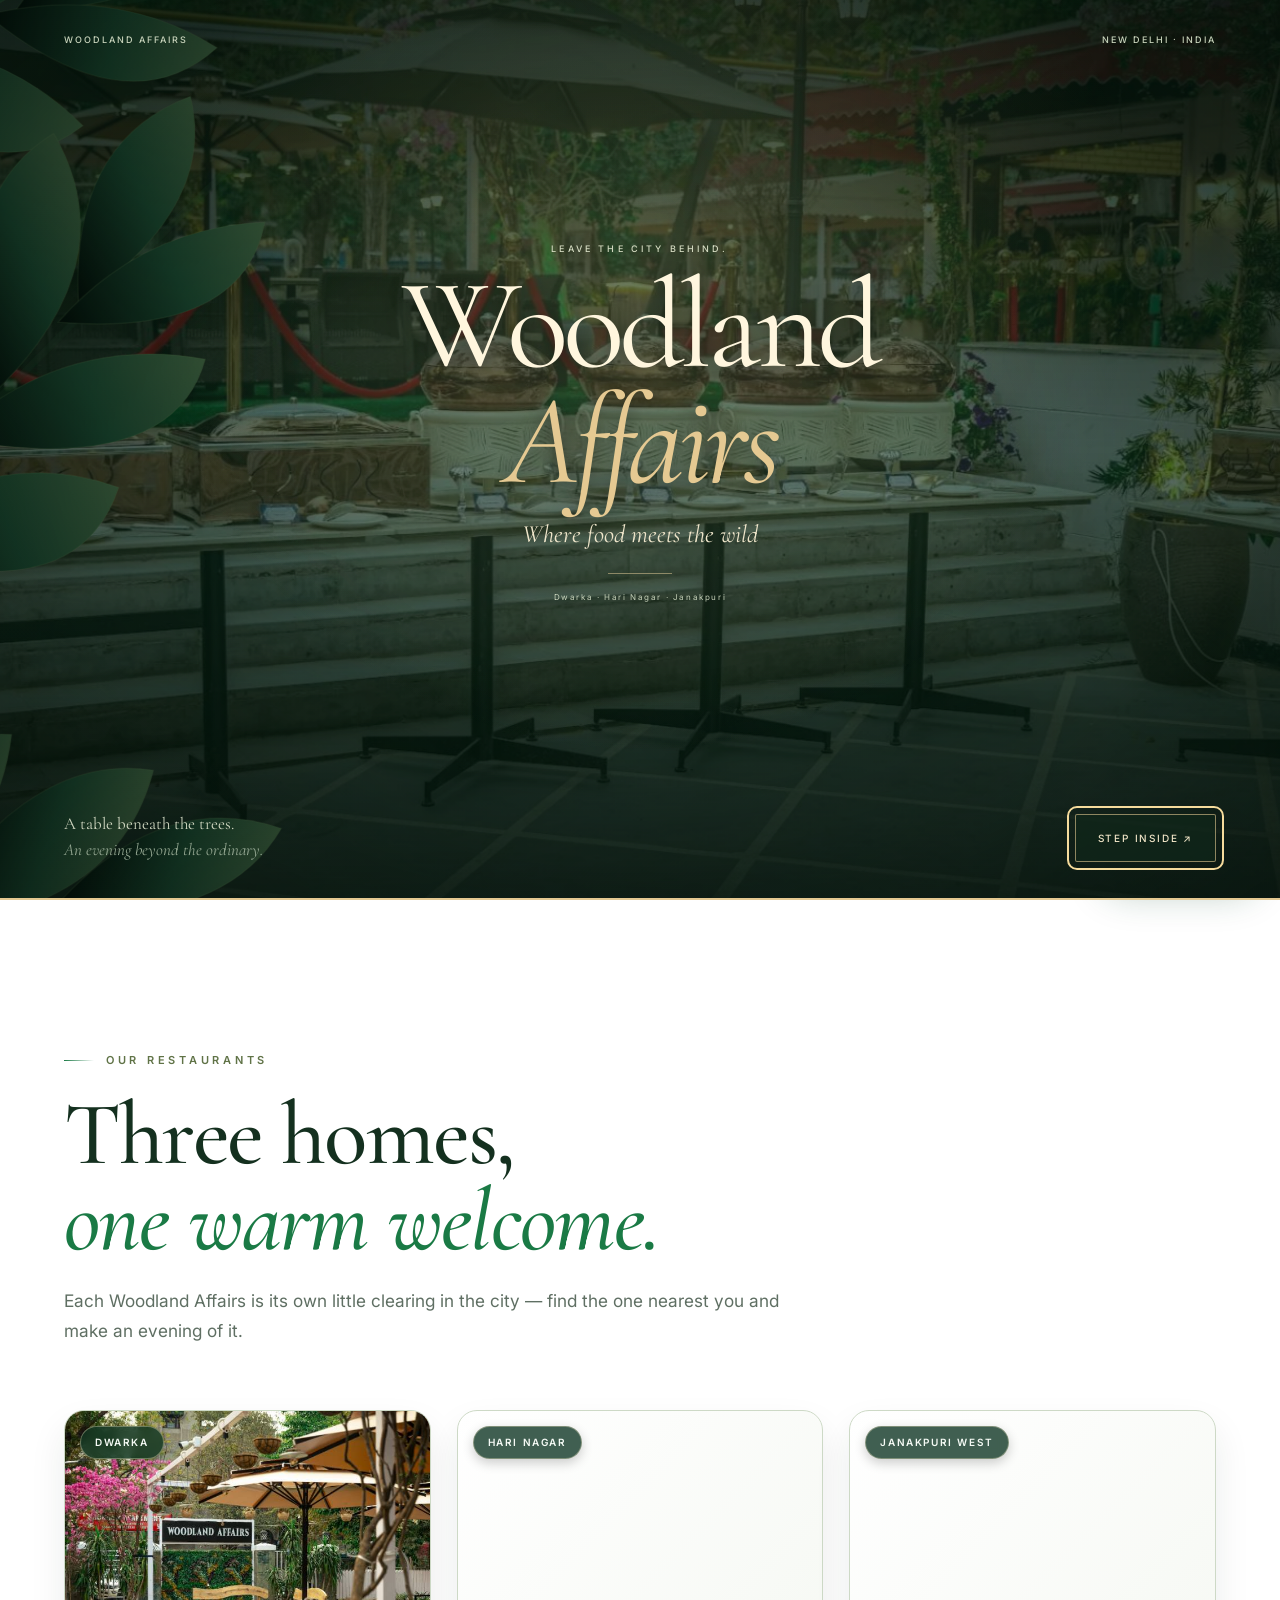
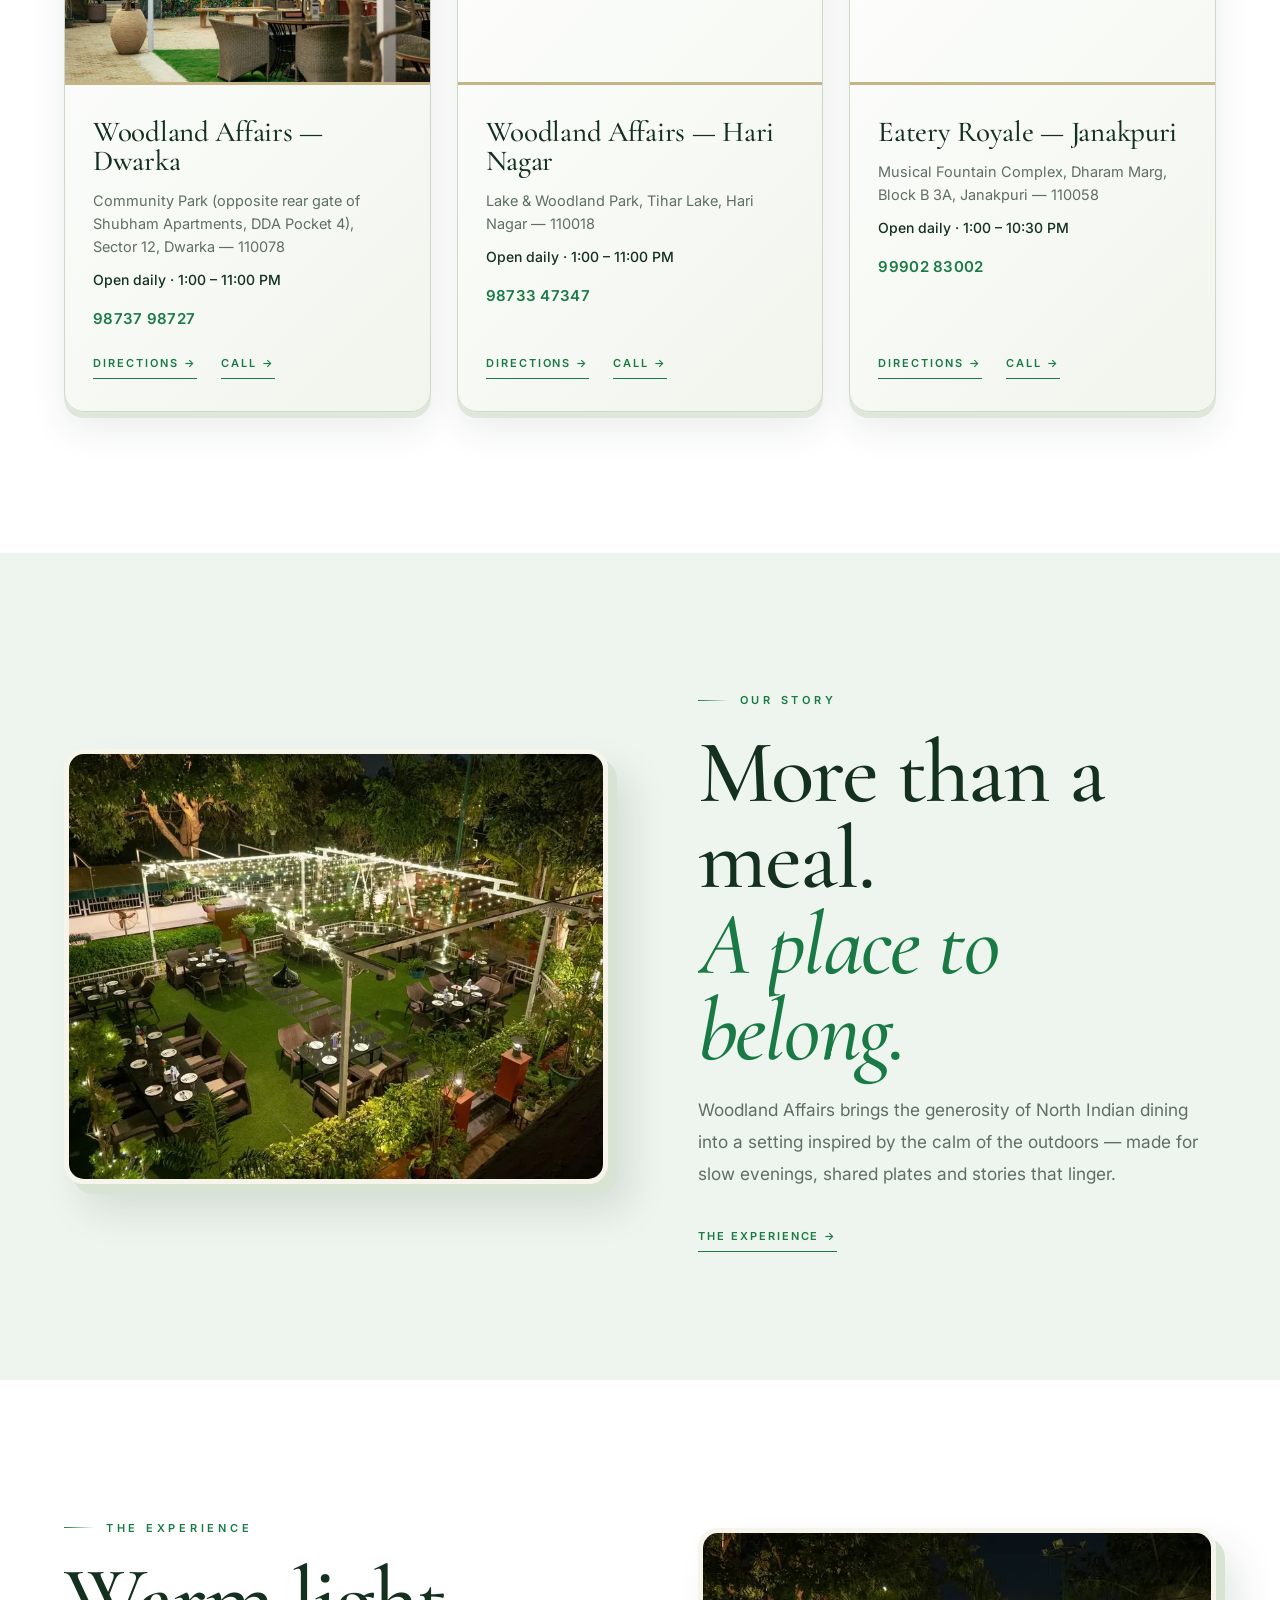
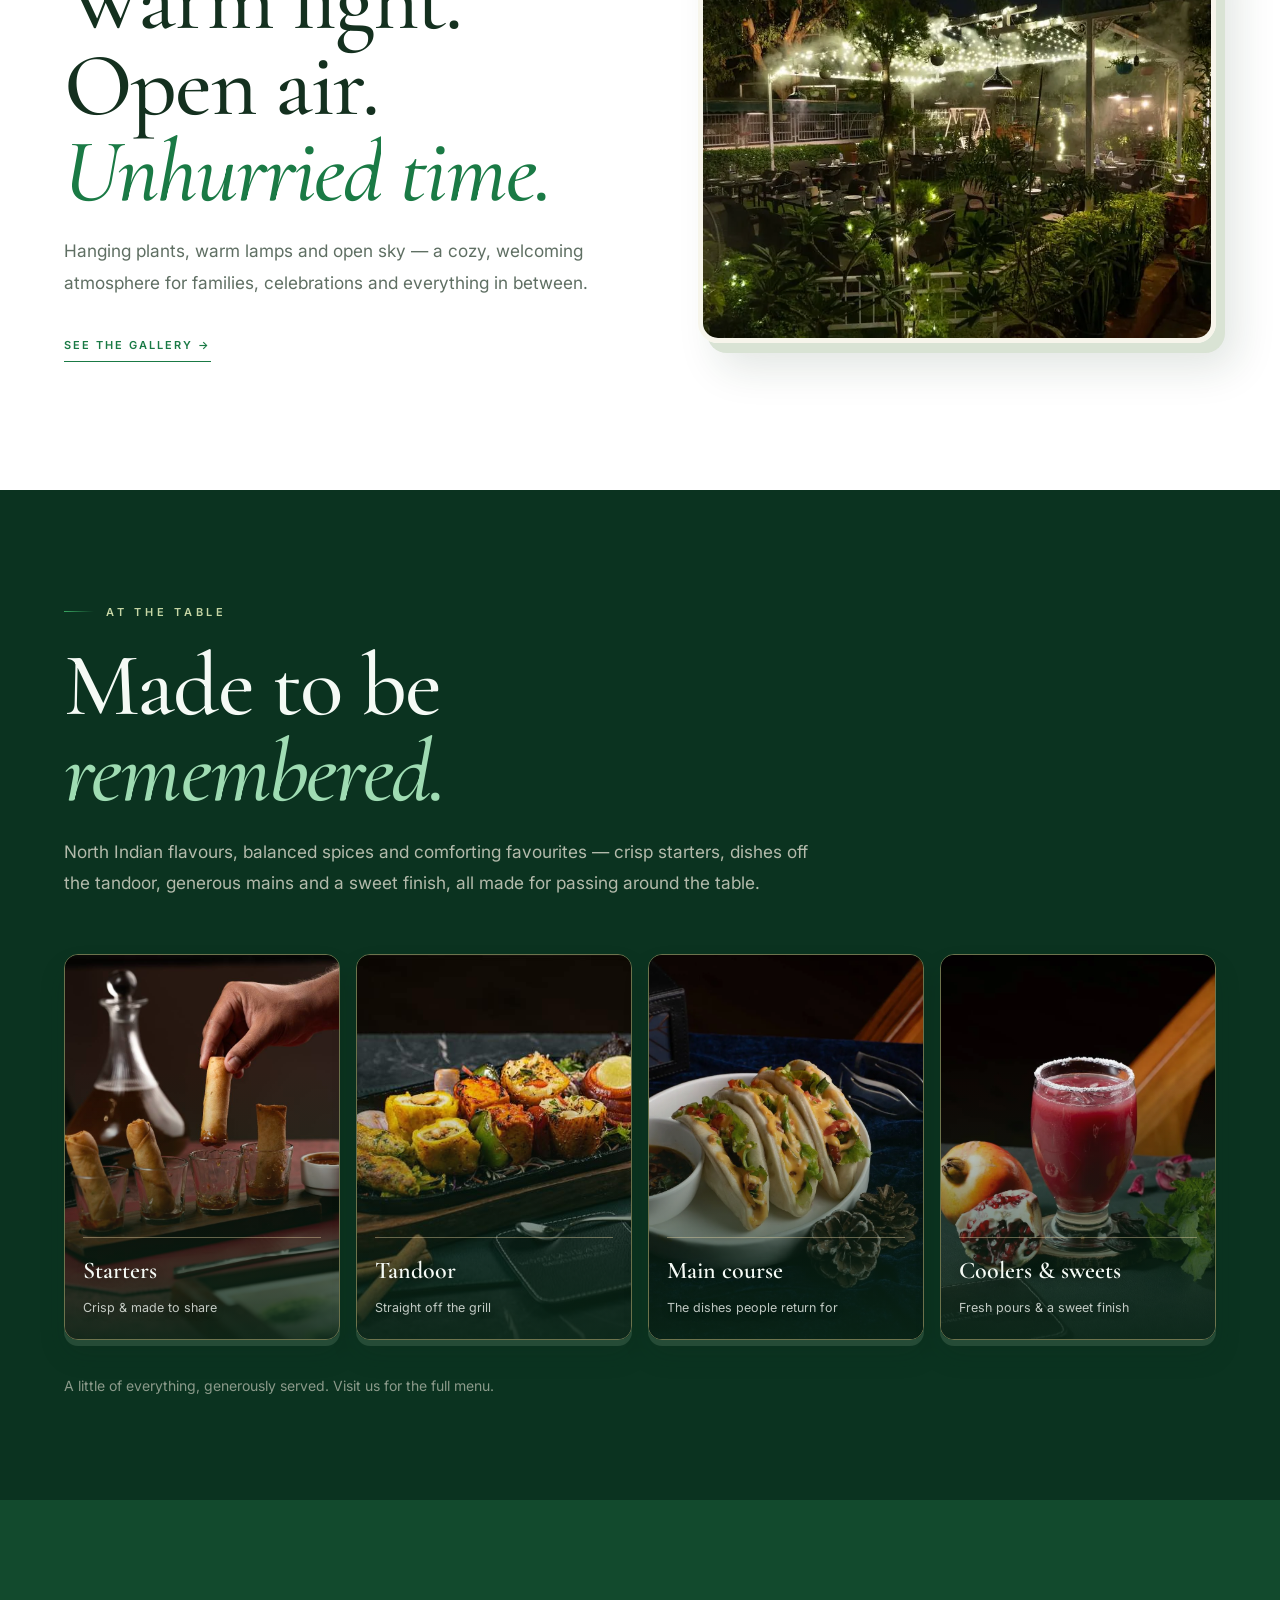
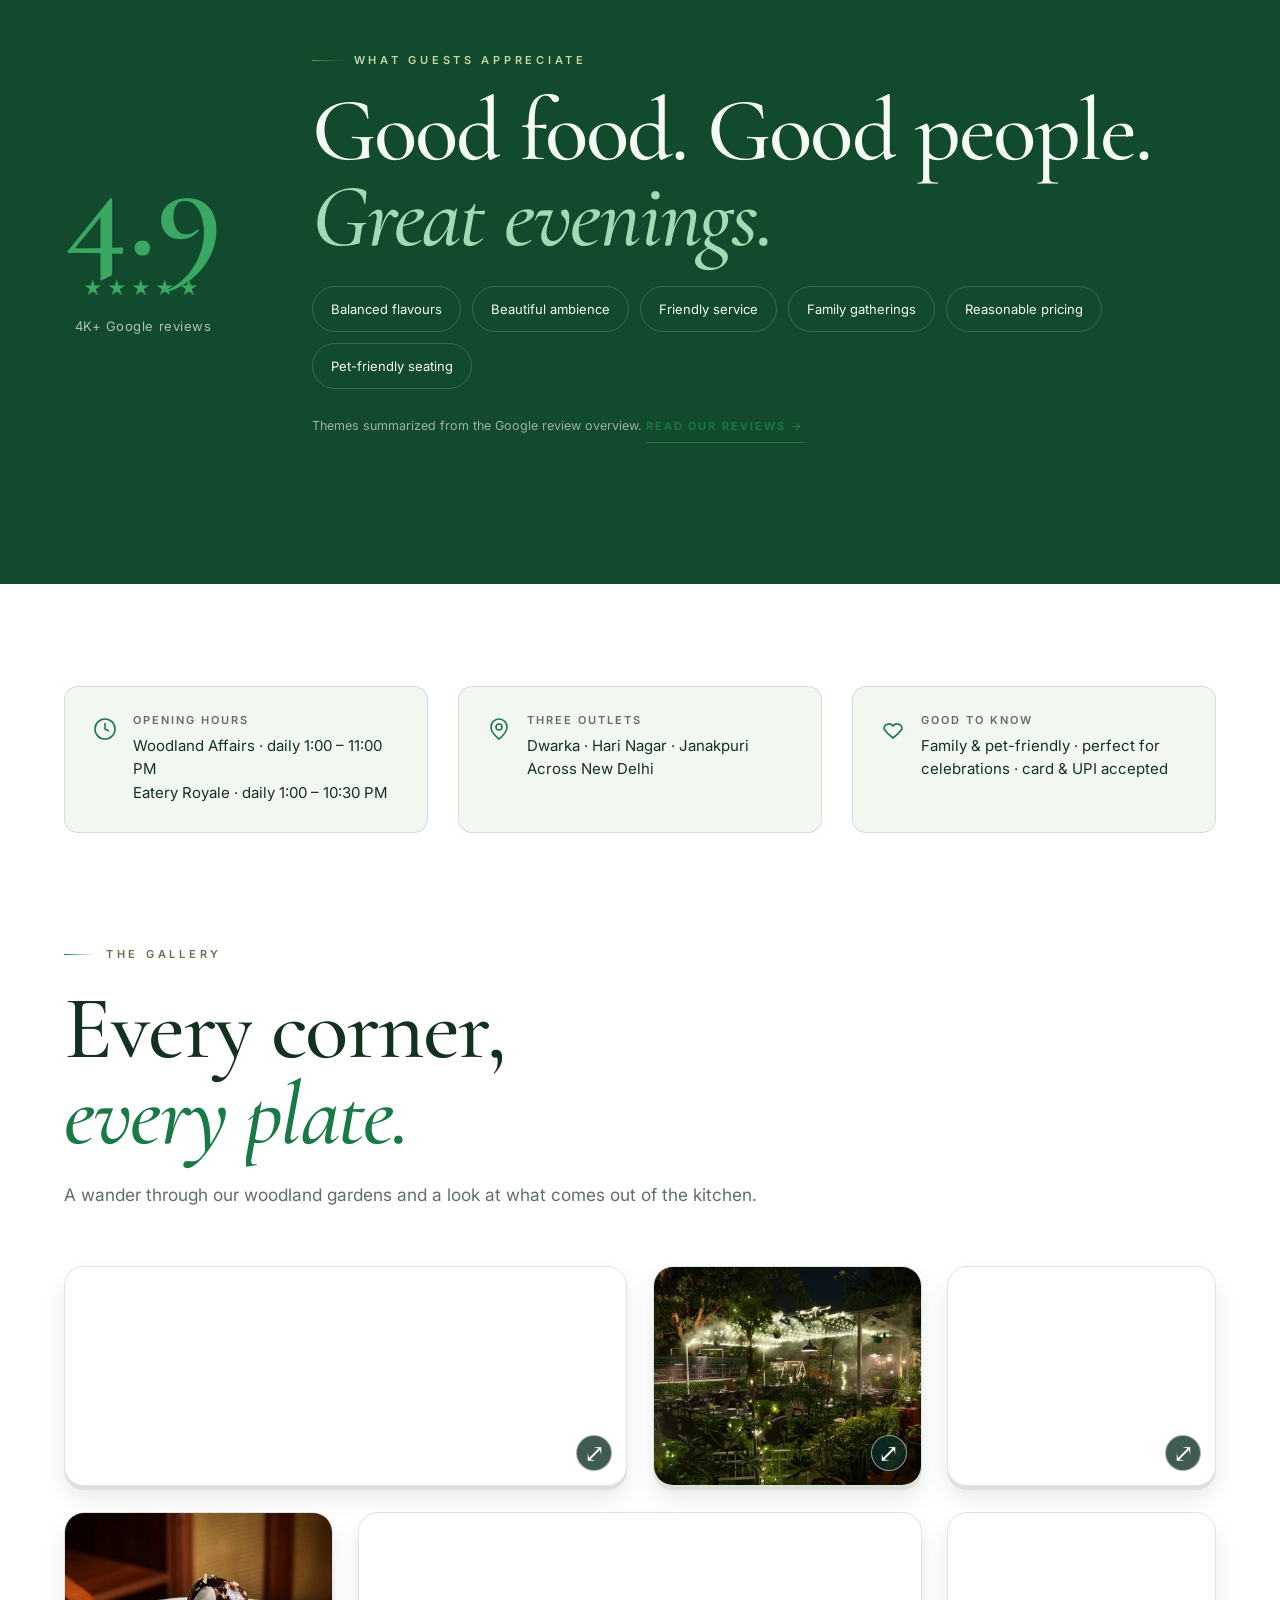
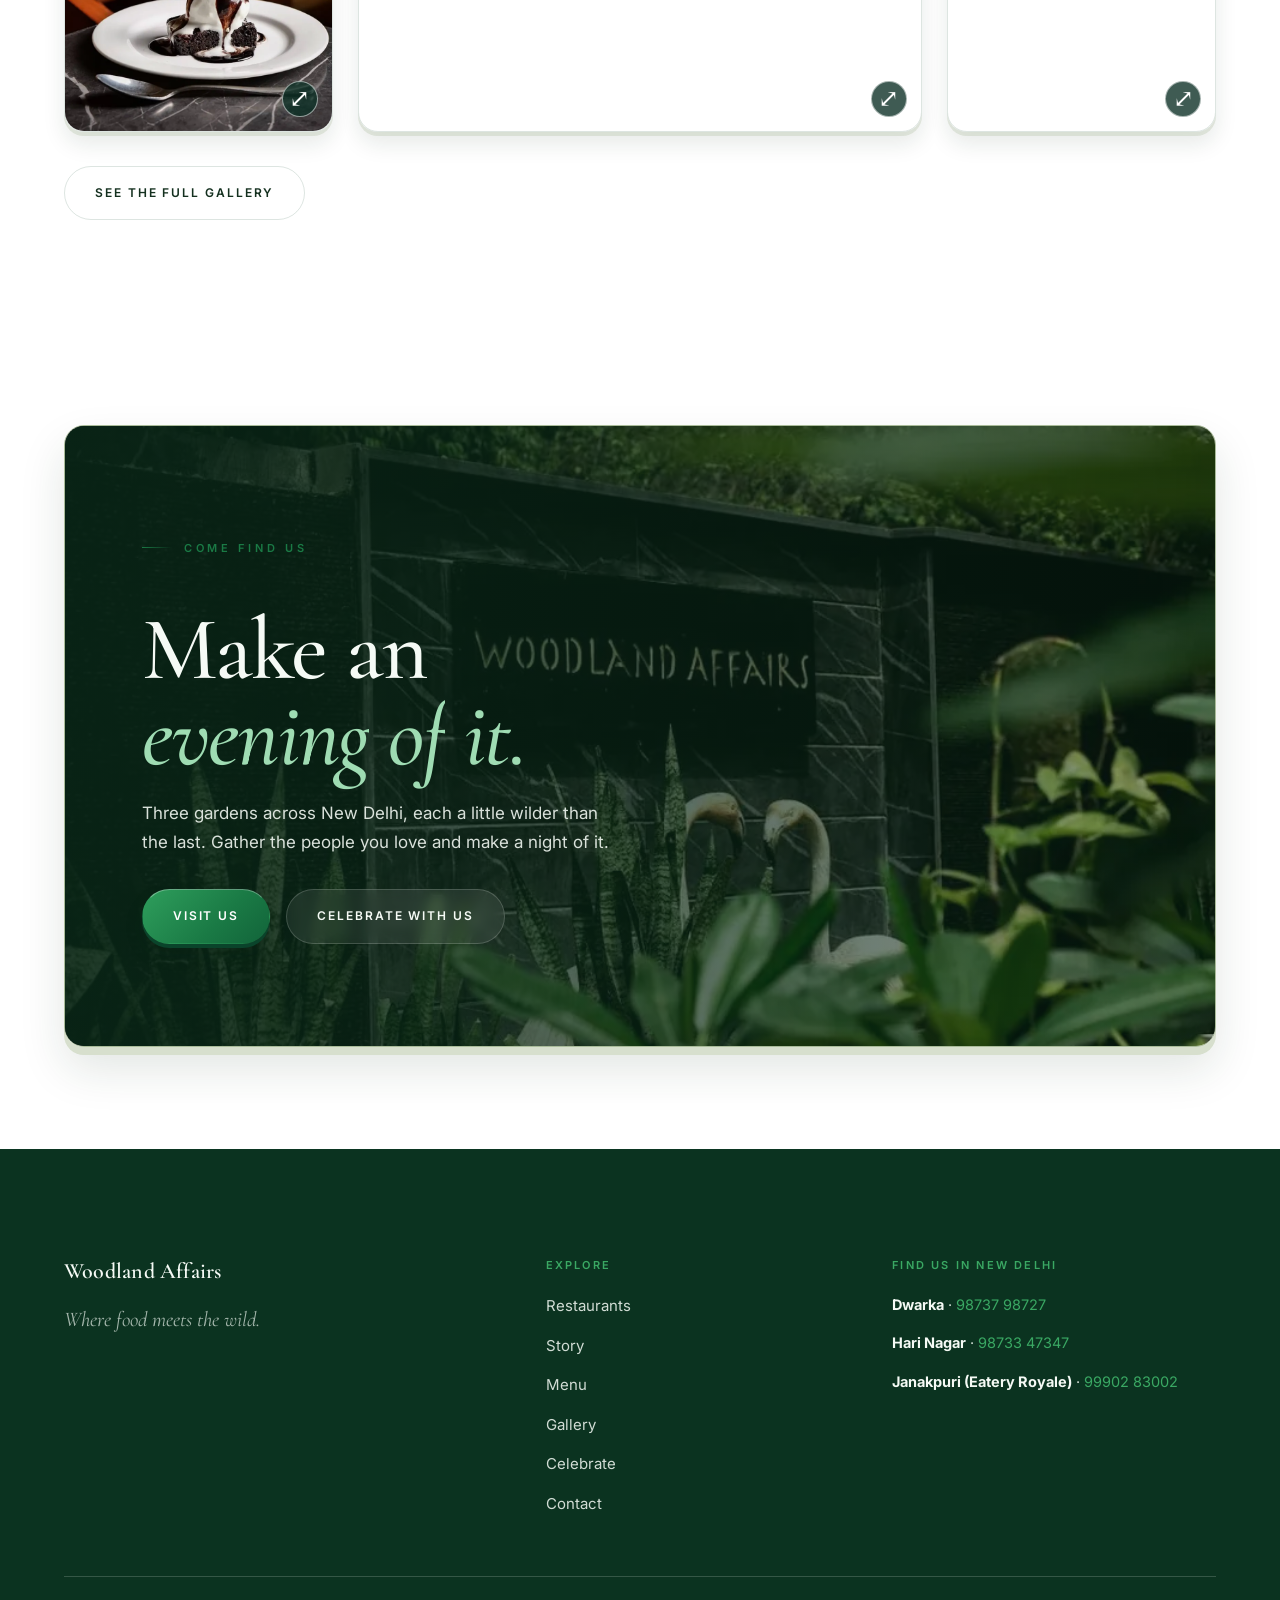
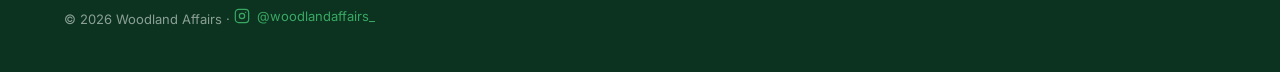
<file: index.html>
<!DOCTYPE html>
<html lang="en">
<head>
  <meta charset="utf-8" />
  <meta name="viewport" content="width=device-width, initial-scale=1" />
  <link rel="preload" as="image" href="images/amb-hero.webp" fetchpriority="high" />
  <link rel="preload" as="image" href="images/intro-leaves.svg" />
  <title>Woodland Affairs | North Indian Garden Dining, New Delhi</title>
  <meta name="description" content="Woodland Affairs — comforting North Indian food and woodland-inspired garden dining across three New Delhi outlets: Dwarka, Hari Nagar and Janakpuri. Where food meets the wild." />
  <meta property="og:title" content="Woodland Affairs — Where food meets the wild" />
  <meta property="og:description" content="North Indian food and woodland garden dining across three New Delhi outlets." />
  <meta property="og:image" content="images/amb-hero.webp" />
  <meta property="og:type" content="restaurant" />
  <meta name="twitter:card" content="summary_large_image" />
  <meta name="twitter:image" content="images/amb-hero.webp" />
  <meta name="theme-color" content="#060d09" />
  <link rel="icon" type="image/png" href="favicon.png?v=20261002-wa" />
  <link rel="preconnect" href="https://fonts.googleapis.com" />
  <link rel="preconnect" href="https://fonts.gstatic.com" crossorigin />
  <link href="https://fonts.googleapis.com/css2?family=Cormorant+Garamond:ital,wght@0,400;0,500;0,600;0,700;1,400;1,500;1,600&family=Inter:wght@400;500;600;700&display=swap" rel="stylesheet" media="print" onload="this.media='all'" /><noscript><link href="https://fonts.googleapis.com/css2?family=Cormorant+Garamond:ital,wght@0,400;0,500;0,600;0,700;1,400;1,500;1,600&family=Inter:wght@400;500;600;700&display=swap" rel="stylesheet" /></noscript>
  <script>document.documentElement.className += " js";</script>
  <link rel="stylesheet" href="theme.css?v=20261002-focus" />

  <!-- Local SEO structured data (3 outlets) -->
  <script type="application/ld+json">
  {"@context":"https://schema.org","@type":"Restaurant","name":"Woodland Affairs — Dwarka","servesCuisine":"North Indian","priceRange":"₹₹","image":"images/wa-dwarka.jpg","telephone":"+91-98737-98727","address":{"@type":"PostalAddress","streetAddress":"Community Park, opposite rear gate of Shubham Apartments, DDA Pocket 4, Sector 12, Dwarka","addressLocality":"New Delhi","postalCode":"110078","addressCountry":"IN"},"openingHours":"Mo-Su 13:00-23:00"}
  </script>
  <script type="application/ld+json">
  {"@context":"https://schema.org","@type":"Restaurant","name":"Woodland Affairs — Hari Nagar","servesCuisine":"North Indian","priceRange":"₹₹","image":"images/amb-hari-green.jpg","telephone":"+91-98733-47347","address":{"@type":"PostalAddress","streetAddress":"Lake & Woodland Park, Tihar Lake, Hari Nagar","addressLocality":"New Delhi","postalCode":"110018","addressCountry":"IN"},"openingHours":"Mo-Su 13:00-23:00"}
  </script>
  <script type="application/ld+json">
  {"@context":"https://schema.org","@type":"Restaurant","name":"Eatery Royale — Janakpuri","servesCuisine":"North Indian","priceRange":"₹₹","image":"images/wa-janakpuri.jpg","telephone":"+91-99902-83002","address":{"@type":"PostalAddress","streetAddress":"Musical Fountain Complex, Dharam Marg, Block B 3A, Janakpuri","addressLocality":"New Delhi","postalCode":"110058","addressCountry":"IN"},"openingHours":"Mo-Su 13:00-22:30"}
  </script>
  <link rel="stylesheet" href="depth.css?v=20261002-audit" />
  <link rel="stylesheet" href="intro.css?v=20261002-audit" />
  <link rel="stylesheet" href="cinematic.css?v=20261002-audit" />
  <link rel="stylesheet" href="photo-viewer.css?v=20261002" />
</head>
<body>

  <!-- ============ SIMPLE LOGO INTRO ============ -->
  <div id="intro" role="dialog" aria-modal="true" aria-label="Welcome to Woodland Affairs">
    <div class="intro__garden" aria-hidden="true"></div>
    <div class="intro__light" aria-hidden="true"></div>
    <div class="intro__foliage intro__foliage--left" aria-hidden="true"></div>
    <div class="intro__foliage intro__foliage--right" aria-hidden="true"></div>
    <p class="intro__edition">Woodland Affairs <span>New Delhi · India</span></p>
    <div class="intro__logo">
      <p class="intro__welcome">Leave the city behind.</p>
      <span class="intro__name">Woodland <em>Affairs</em></span>
      <span class="intro__tag">Where food meets the wild</span>
      <span class="intro__line"></span>
      <p class="intro__places">Dwarka · Hari Nagar · Janakpuri</p>
    </div>
    <p class="intro__caption">A table beneath the trees.<br><em>An evening beyond the ordinary.</em></p>
    <button class="intro__skip" type="button">Step inside ↗</button>
    <div class="intro__bar"></div>
  </div>

  <div class="frame"></div>
  <div class="ambience"></div>

  <!-- NAV -->
<header class="nav always-solid" id="nav">
    <div class="wrap nav__inner">
      <a class="brand" href="index.html#top" aria-label="Woodland Affairs home"><span class="brand__name">Woodland Affairs</span></a>
      <nav class="nav__links" aria-label="Main navigation">
        <a href="index.html#outlets">Restaurants</a>
        <a href="menu.html">Menu</a>
        <a href="gallery.html">Gallery</a>
        <a href="celebrate.html">Celebrate</a>
        <a class="nav__contact" href="contact.html">Contact Us</a>
      </nav>
      <button class="nav__toggle" aria-label="Open navigation" aria-controls="mobile-navigation" aria-expanded="false"><span></span><span></span><span></span></button>
    </div>
    <nav class="nav__panel" id="mobile-navigation" aria-label="Mobile navigation">
        <a href="index.html#outlets">Restaurants</a>
        <a href="menu.html">Menu</a>
        <a href="gallery.html">Gallery</a>
        <a href="celebrate.html">Celebrate</a>
        <a class="nav__contact" href="contact.html">Contact Us</a>
    </nav>
  </header>

  <main id="top">
    <!-- HERO -->
    <section class="hero">
      <div class="hero__media">
        <img srcset="images/amb-hero-480.webp 480w, images/amb-hero-960.webp 960w, images/amb-hero.webp 1500w" sizes="100vw" width="1500" height="1000" decoding="async" loading="eager" fetchpriority="high" src="images/amb-hero.webp" alt="Woodland Affairs garden dining at dusk" />
        <video muted loop playsinline preload="none" poster="images/amb-hero.webp" aria-label="Woodland Affairs garden dining at dusk">
          <source src="video/woodland-affairs-optimized.mp4" type="video/mp4" />
        </video>
      </div>
      <div class="hero__overlay"></div>
      <div class="hero__badge"><strong>4.9</strong><span>★★★★★<br />4K+ Google reviews</span></div>
      <div class="wrap hero__inner">
        <p class="eyebrow hero__eyebrow">Three gardens · New Delhi</p>
        <h1 class="hero__title">
          <span class="reveal-line"><span>A little wild.</span></span>
          <span class="reveal-line"><span><em>A lot delicious.</em></span></span>
        </h1>
        <p class="hero__dek">Comforting North Indian food, warm hospitality and a woodland-inspired atmosphere — an evening under the trees, made to linger.</p>
        <div class="hero__actions">
          <a class="btn btn--brass" href="menu.html">Explore the menu</a>
          <a class="btn btn--on-dark" href="#outlets">Our restaurants</a>
        </div>
      </div>
      <div class="hero__scroll">Scroll</div>
    </section>

    <!-- OUTLETS -->
    <section class="section" id="outlets">
      <div class="wrap">
        <div class="sec-head" data-reveal>
          <p class="eyebrow">Our restaurants</p>
          <h2 class="display">Three homes,<br /><em>one warm welcome.</em></h2>
          <p class="lead">Each Woodland Affairs is its own little clearing in the city — find the one nearest you and make an evening of it.</p>
        </div>
        <div class="outlets-grid">
          <article class="o-card" data-reveal data-tilt>
            <div class="o-card__media"><span class="o-card__tag">Dwarka</span><img srcset="images/wa-dwarka-480.webp 480w, images/wa-dwarka.jpg 720w" sizes="(max-width: 760px) 100vw, 50vw" width="720" height="480" decoding="async" loading="lazy" src="images/wa-dwarka.jpg" alt="Woodland Affairs Dwarka" /></div>
            <div class="o-card__body">
              <h3>Woodland Affairs — Dwarka</h3>
              <address>Community Park (opposite rear gate of Shubham Apartments, DDA Pocket 4), Sector 12, Dwarka — 110078</address>
              <p class="o-card__hours">Open daily · 1:00 – 11:00 PM</p>
              <a class="o-card__phone" href="tel:+919873798727">98737 98727</a>
              <div class="o-card__actions">
                <a class="arrow" href="https://www.google.com/maps/dir/?api=1&destination=Woodland%20Affairs%20Dwarka&destination_place_id=ChIJ02IPdQAbDTkRtB-7GRtT6K8" target="_blank" rel="noreferrer">Directions →</a>
                <a class="arrow" href="tel:+919873798727">Call →</a>
              </div>
            </div>
          </article>
          <article class="o-card" data-reveal data-tilt>
            <div class="o-card__media"><span class="o-card__tag">Hari Nagar</span><img srcset="images/amb-hari-green-480.webp 480w, images/amb-hari-green-960.webp 960w, images/amb-hari-green.jpg 1200w" sizes="(max-width: 760px) 100vw, 50vw" width="1200" height="800" decoding="async" loading="lazy" src="images/amb-hari-green.jpg" alt="Woodland Affairs Hari Nagar" /></div>
            <div class="o-card__body">
              <h3>Woodland Affairs — Hari Nagar</h3>
              <address>Lake &amp; Woodland Park, Tihar Lake, Hari Nagar — 110018</address>
              <p class="o-card__hours">Open daily · 1:00 – 11:00 PM</p>
              <a class="o-card__phone" href="tel:+919873347347">98733 47347</a>
              <div class="o-card__actions">
                <a class="arrow" href="https://www.google.com/maps/dir/?api=1&destination=Woodland%20Affairs%20Hari%20Nagar&destination_place_id=ChIJJ1H35D0DDTkRJaO76Y8jKJ0" target="_blank" rel="noreferrer">Directions →</a>
                <a class="arrow" href="tel:+919873347347">Call →</a>
              </div>
            </div>
          </article>
          <article class="o-card" data-reveal data-tilt>
            <div class="o-card__media"><span class="o-card__tag">Janakpuri West</span><img srcset="images/wa-eatery-royale-web-480.webp 480w, images/wa-eatery-royale-web-960.webp 960w, images/wa-eatery-royale-web.webp 1536w" sizes="(max-width: 760px) 100vw, 50vw" width="1536" height="1024" decoding="async" loading="lazy" src="images/wa-eatery-royale-web.webp" alt="Eatery Royale Janakpuri garden seating at night" /></div>
            <div class="o-card__body">
              <h3>Eatery Royale — Janakpuri</h3>
              <address>Musical Fountain Complex, Dharam Marg, Block B 3A, Janakpuri — 110058</address>
              <p class="o-card__hours">Open daily · 1:00 – 10:30 PM</p>
              <a class="o-card__phone" href="tel:+919990283002">99902 83002</a>
              <div class="o-card__actions">
                <a class="arrow" href="https://www.google.com/maps/dir/?api=1&destination=Eatery%20Royale%20Janakpuri&destination_place_id=ChIJX5eeXqUEDTkRDWiy3zM5HrE" target="_blank" rel="noreferrer">Directions →</a>
                <a class="arrow" href="tel:+919990283002">Call →</a>
              </div>
            </div>
          </article>
        </div>
      </div>
    </section>

    <!-- STORY -->
    <section class="section section--tight" id="story" style="background:var(--paper-2)">
      <div class="wrap">
        <div class="split">
          <div class="split__media" data-reveal><img srcset="images/amb-story-garden-480.webp 480w, images/amb-story-garden-960.webp 960w, images/amb-story-garden.webp 1200w" sizes="(max-width: 760px) 100vw, 50vw" width="1200" height="800" decoding="async" loading="lazy" src="images/amb-story-garden.webp" alt="The garden at night from above, tables on the lawn beneath a canopy of string lights" /></div>
          <div class="split__body" data-reveal>
            <p class="eyebrow">Our story</p>
            <h2 class="display">More than a meal.<br /><em>A place to belong.</em></h2>
            <p class="lead">Woodland Affairs brings the generosity of North Indian dining into a setting inspired by the calm of the outdoors — made for slow evenings, shared plates and stories that linger.</p>
            <a class="arrow" href="#experience">The experience →</a>
          </div>
        </div>
      </div>
    </section>

    <!-- EXPERIENCE -->
    <section class="section" id="experience">
      <div class="wrap">
        <div class="split split--reverse">
          <div class="split__media" data-reveal><img srcset="images/amb-hari-tables-480.webp 480w, images/amb-hari-tables-960.webp 960w, images/amb-hari-tables.jpg 1000w" sizes="(max-width: 760px) 100vw, 50vw" width="1000" height="667" decoding="async" loading="lazy" src="images/amb-hari-tables.jpg" alt="Greenhouse dining under string lights" /></div>
          <div class="split__body" data-reveal>
            <p class="eyebrow">The experience</p>
            <h2 class="display">Warm light.<br />Open air.<br /><em>Unhurried time.</em></h2>
            <p class="lead">Hanging plants, warm lamps and open sky — a cozy, welcoming atmosphere for families, celebrations and everything in between.</p>
            <a class="arrow" href="gallery.html">See the gallery →</a>
          </div>
        </div>
      </div>
    </section>

    <!-- MENU HIGHLIGHTS -->
    <section class="section section--tight band" id="menu" style="background:var(--deep)">
      <div class="wrap">
        <div class="sec-head" data-reveal>
          <p class="eyebrow">At the table</p>
          <h2 class="display" style="color:var(--cream)">Made to be<br /><em>remembered.</em></h2>
          <p class="lead" style="color:rgba(244,238,225,0.72)">North Indian flavours, balanced spices and comforting favourites — crisp starters, dishes off the tandoor, generous mains and a sweet finish, all made for passing around the table.</p>
        </div>
        <div class="menu-cats" data-reveal>
          <div class="mcat"><img srcset="images/food-tall1-480.webp 480w, images/food-tall1.jpg 900w" sizes="(max-width: 760px) 100vw, 50vw" width="900" height="1125" decoding="async" loading="lazy" src="images/food-tall1.jpg" alt="Starters to share" /><span class="mcat__shade"></span><span class="mcat__label"><strong>Starters</strong><span>Crisp &amp; made to share</span></span></div>
          <div class="mcat"><img srcset="images/gal-food-10-480.webp 480w, images/gal-food-10.jpg 850w" sizes="(max-width: 760px) 100vw, 50vw" width="850" height="567" decoding="async" loading="lazy" src="images/gal-food-10.jpg" alt="Tandoor and grills" /><span class="mcat__shade"></span><span class="mcat__label"><strong>Tandoor</strong><span>Straight off the grill</span></span></div>
          <div class="mcat"><img srcset="images/food-tall2-480.webp 480w, images/food-tall2.webp 900w" sizes="(max-width: 760px) 100vw, 50vw" width="900" height="1350" decoding="async" loading="lazy" src="images/food-tall2.webp" alt="Guest favourite main course" /><span class="mcat__shade"></span><span class="mcat__label"><strong>Main course</strong><span>The dishes people return for</span></span></div>
          <div class="mcat"><img srcset="images/food-tall3-480.webp 480w, images/food-tall3.webp 900w" sizes="(max-width: 760px) 100vw, 50vw" width="900" height="1125" decoding="async" loading="lazy" src="images/food-tall3.webp" alt="Coolers and desserts" /><span class="mcat__shade"></span><span class="mcat__label"><strong>Coolers &amp; sweets</strong><span>Fresh pours &amp; a sweet finish</span></span></div>
        </div>
        <p style="color:rgba(244,238,225,0.55);font-size:14px;margin-top:34px" data-reveal>A little of everything, generously served. Visit us for the full menu.</p>
      </div>
    </section>

    <!-- REVIEWS -->
    <section class="section band" style="background:var(--forest)">
      <div class="wrap reviews">
        <div class="reviews__score" data-reveal>
          <div class="num">4.9</div>
          <div class="stars">★★★★★</div>
          <div class="cnt">4K+ Google reviews</div>
        </div>
        <div class="reviews__body" data-reveal>
          <p class="eyebrow">What guests appreciate</p>
          <h2 class="display">Good food. Good people.<br /><em>Great evenings.</em></h2>
          <div class="tags">
            <span>Balanced flavours</span>
            <span>Beautiful ambience</span>
            <span>Friendly service</span>
            <span>Family gatherings</span>
            <span>Reasonable pricing</span>
            <span>Pet-friendly seating</span>
          </div>
          <p class="reviews__note">Themes summarized from the Google review overview. <a class="arrow" href="https://www.google.com/maps/search/?api=1&amp;query=Woodland%20Affairs%20Dwarka&amp;query_place_id=ChIJ02IPdQAbDTkRtB-7GRtT6K8" target="_blank" rel="noreferrer">Read our reviews →</a></p>
        </div>
      </div>
    </section>

    <!-- INFO / HOURS -->
    <section class="section section--tight">
      <div class="wrap">
        <div class="info-strip" data-reveal>
          <div class="item">
            <span class="ic"><svg viewBox="0 0 24 24" fill="none" stroke="currentColor" stroke-width="1.6"><circle cx="12" cy="12" r="10"/><path d="M12 6v6l4 2"/></svg></span>
            <div><h4>Opening hours</h4><p>Woodland Affairs · daily 1:00 – 11:00 PM<br />Eatery Royale · daily 1:00 – 10:30 PM</p></div>
          </div>
          <div class="item">
            <span class="ic"><svg viewBox="0 0 24 24" fill="none" stroke="currentColor" stroke-width="1.6"><path d="M20 10c0 6-8 12-8 12s-8-6-8-12a8 8 0 0 1 16 0z"/><circle cx="12" cy="10" r="3"/></svg></span>
            <div><h4>Three outlets</h4><p>Dwarka · Hari Nagar · Janakpuri<br />Across New Delhi</p></div>
          </div>
          <div class="item">
            <span class="ic"><svg viewBox="0 0 24 24" fill="none" stroke="currentColor" stroke-width="1.6"><path d="M12 21s-6-4.5-9-9a5 5 0 0 1 9-3 5 5 0 0 1 9 3c-3 4.5-9 9-9 9z"/></svg></span>
            <div><h4>Good to know</h4><p>Family &amp; pet-friendly · perfect for celebrations · card &amp; UPI accepted</p></div>
          </div>
        </div>
      </div>
    </section>

    <!-- GALLERY TEASER -->
    <section class="section section--tight" id="gallery-teaser" style="padding-top:0">
      <div class="wrap">
        <div class="sec-head" data-reveal>
          <p class="eyebrow">The gallery</p>
          <h2 class="display">Every corner,<br /><em>every plate.</em></h2>
          <p class="lead">A wander through our woodland gardens and a look at what comes out of the kitchen.</p>
        </div>
        <div class="teaser-grid" data-reveal>
          <figure class="wide"><img srcset="images/amb-dwarka-eve-480.webp 480w, images/amb-dwarka-eve-960.webp 960w, images/amb-dwarka-eve.jpg 1000w" sizes="(max-width: 760px) 100vw, 50vw" width="1000" height="667" decoding="async" loading="lazy" src="images/amb-dwarka-eve.jpg" alt="Amber evening over the outdoor seating" /></figure>
          <figure><img srcset="images/amb-hari-tables-480.webp 480w, images/amb-hari-tables-960.webp 960w, images/amb-hari-tables.jpg 1000w" sizes="(max-width: 760px) 100vw, 50vw" width="1000" height="667" decoding="async" loading="lazy" src="images/amb-hari-tables.jpg" alt="Greenhouse dining" /></figure>
          <figure><img srcset="images/gal-food-10-480.webp 480w, images/gal-food-10.jpg 850w" sizes="(max-width: 760px) 100vw, 50vw" width="850" height="567" decoding="async" loading="lazy" src="images/gal-food-10.jpg" alt="Paneer tikka on a board" /></figure>
          <figure><img srcset="images/food-land2-480.webp 480w, images/food-land2-960.webp 960w, images/food-land2.jpg 1100w" sizes="(max-width: 760px) 100vw, 50vw" width="1100" height="733" decoding="async" loading="lazy" src="images/food-land2.jpg" alt="A molten chocolate dessert" /></figure>
          <figure class="wide"><img srcset="images/wa-celebrate-480.webp 480w, images/wa-celebrate-960.webp 960w, images/wa-celebrate.jpg 1200w" sizes="(max-width: 760px) 100vw, 50vw" width="1200" height="800" decoding="async" loading="lazy" src="images/wa-celebrate.jpg" alt="Warm lamps at night" /></figure>
          <figure><img srcset="images/amb-hari-green-480.webp 480w, images/amb-hari-green-960.webp 960w, images/amb-hari-green.jpg 1200w" sizes="(max-width: 760px) 100vw, 50vw" width="1200" height="800" decoding="async" loading="lazy" src="images/amb-hari-green.jpg" alt="String-lit garden" /></figure>
        </div>
        <div style="margin-top:34px" data-reveal><a class="btn btn--ghost" href="gallery.html">See the full gallery</a></div>
      </div>
    </section>

    <!-- CTA STRIP -->
    <section class="section section--tight">
      <div class="wrap">
        <div class="cta-strip" data-reveal>
          <img srcset="images/amb-hari-sign-480.webp 480w, images/amb-hari-sign-960.webp 960w, images/amb-hari-sign.webp 1000w" sizes="(max-width: 760px) 100vw, 50vw" width="1000" height="664" decoding="async" loading="lazy" src="images/amb-hari-sign.webp" alt="The Woodland Affairs sign amid greenery" />
          <div class="cta-strip__shade"></div>
          <div class="cta-strip__inner">
            <p class="eyebrow" style="color:var(--brass)">Come find us</p>
            <h2 class="display">Make an<br /><em>evening of it.</em></h2>
            <p>Three gardens across New Delhi, each a little wilder than the last. Gather the people you love and make a night of it.</p>
            <div class="hero__actions" style="margin-top:0">
              <a class="btn btn--brass" href="contact.html">Visit us</a>
              <a class="btn btn--on-dark" href="celebrate.html">Celebrate with us</a>
            </div>
          </div>
        </div>
      </div>
    </section>
  </main>

  <!-- FOOTER -->
  <footer class="footer">
    <div class="wrap">
      <div class="footer__grid">
        <div class="footer__brand">
          <a class="brand" href="#top"><span class="brand__name">Woodland Affairs</span></a>
          <p>Where food meets the wild.</p>
        </div>
        <div>
          <h4>Explore</h4>
          <div class="footer__links">
            <a href="#outlets">Restaurants</a>
            <a href="#story">Story</a>
            <a href="menu.html">Menu</a>
            <a href="gallery.html">Gallery</a>
            <a href="celebrate.html">Celebrate</a>
            <a href="contact.html">Contact</a>
          </div>
        </div>
        <div class="footer__contact">
          <h4>Find us in New Delhi</h4>
          <p><strong style="color:var(--cream)">Dwarka</strong> · <a href="tel:+919873798727">98737 98727</a></p>
          <p><strong style="color:var(--cream)">Hari Nagar</strong> · <a href="tel:+919873347347">98733 47347</a></p>
          <p><strong style="color:var(--cream)">Janakpuri (Eatery Royale)</strong> · <a href="tel:+919990283002">99902 83002</a></p>
        </div>
      </div>
      <div class="footer__bottom">
        <span>© 2026 Woodland Affairs · <a class="footer__instagram" href="https://www.instagram.com/woodlandaffairs_/" target="_blank" rel="noopener noreferrer" aria-label="Woodland Affairs on Instagram: @woodlandaffairs_"><svg viewBox="0 0 24 24" fill="none" stroke="currentColor" stroke-width="1.8" stroke-linecap="round" stroke-linejoin="round" aria-hidden="true"><rect x="2" y="2" width="20" height="20" rx="5"/><circle cx="12" cy="12" r="4"/><circle cx="17.5" cy="6.5" r="1" fill="currentColor" stroke="none"/></svg>@woodlandaffairs_</a></span>
        
      </div>
    </div>
  </footer>

  <!-- FLOATING CALL -->
  <a class="fab-call" href="https://wa.me/919873347347?text=Hello%20Woodland%20Affairs%21%20I%20would%20like%20to%20enquire%20about%20booking%20a%20table." target="_blank" rel="noopener" aria-label="Message Woodland Affairs on WhatsApp about a table">
    <svg viewBox="0 0 24 24" fill="none" stroke="currentColor" stroke-width="2"><path d="M22 16.9v3a2 2 0 0 1-2.2 2 19.8 19.8 0 0 1-8.6-3 19.5 19.5 0 0 1-6-6 19.8 19.8 0 0 1-3-8.6A2 2 0 0 1 4.1 2h3a2 2 0 0 1 2 1.7c.1 1 .4 1.9.7 2.8a2 2 0 0 1-.5 2.1L8.1 9.9a16 16 0 0 0 6 6l1.3-1.3a2 2 0 0 1 2.1-.4c.9.3 1.8.6 2.8.7a2 2 0 0 1 1.7 2z"/></svg>
    <span>Chat with us</span>
  </a>

  <script src="intro.js?v=20261002-focus"></script>
  <script src="app.js?v=20261002-focus"></script>
  <script src="cinematic.js?v=20261002-audit"></script>
  <script src="photo-viewer.js?v=20261002-static-only"></script>
</body>
</html>
</file>
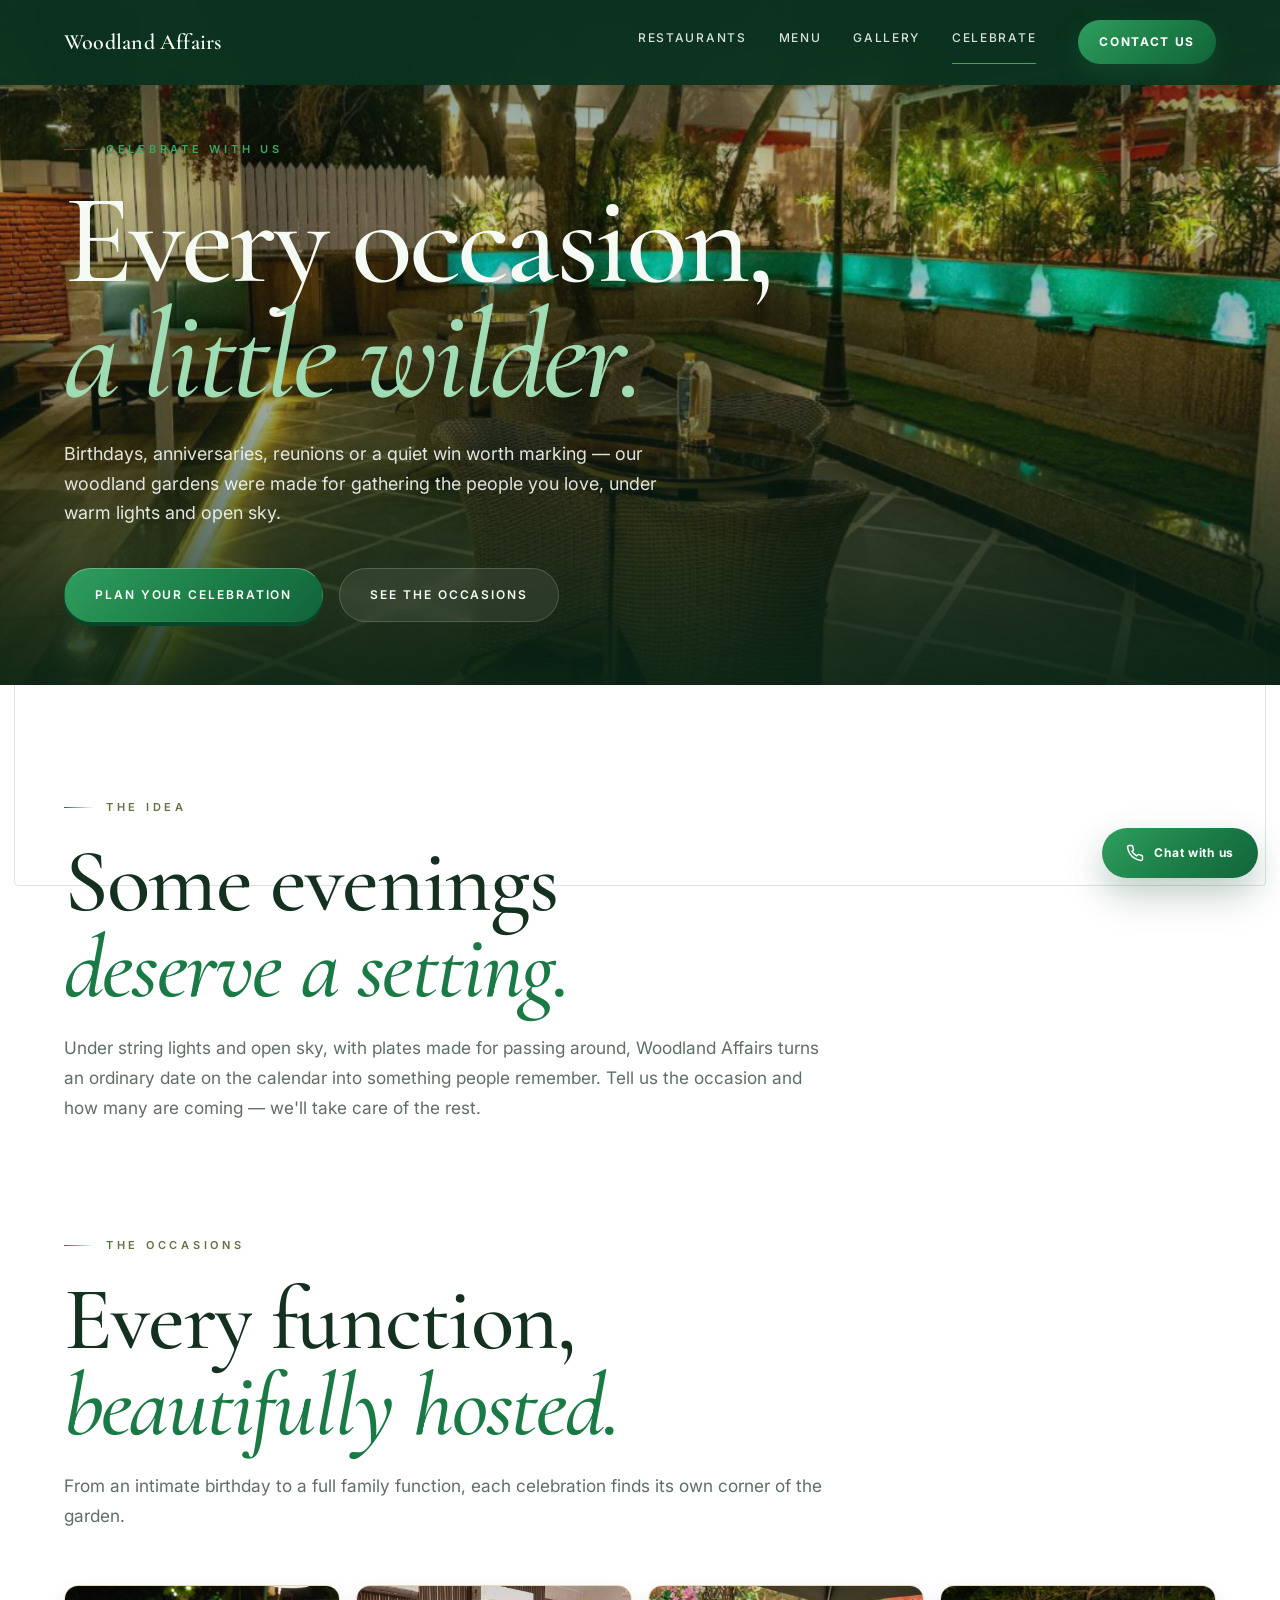
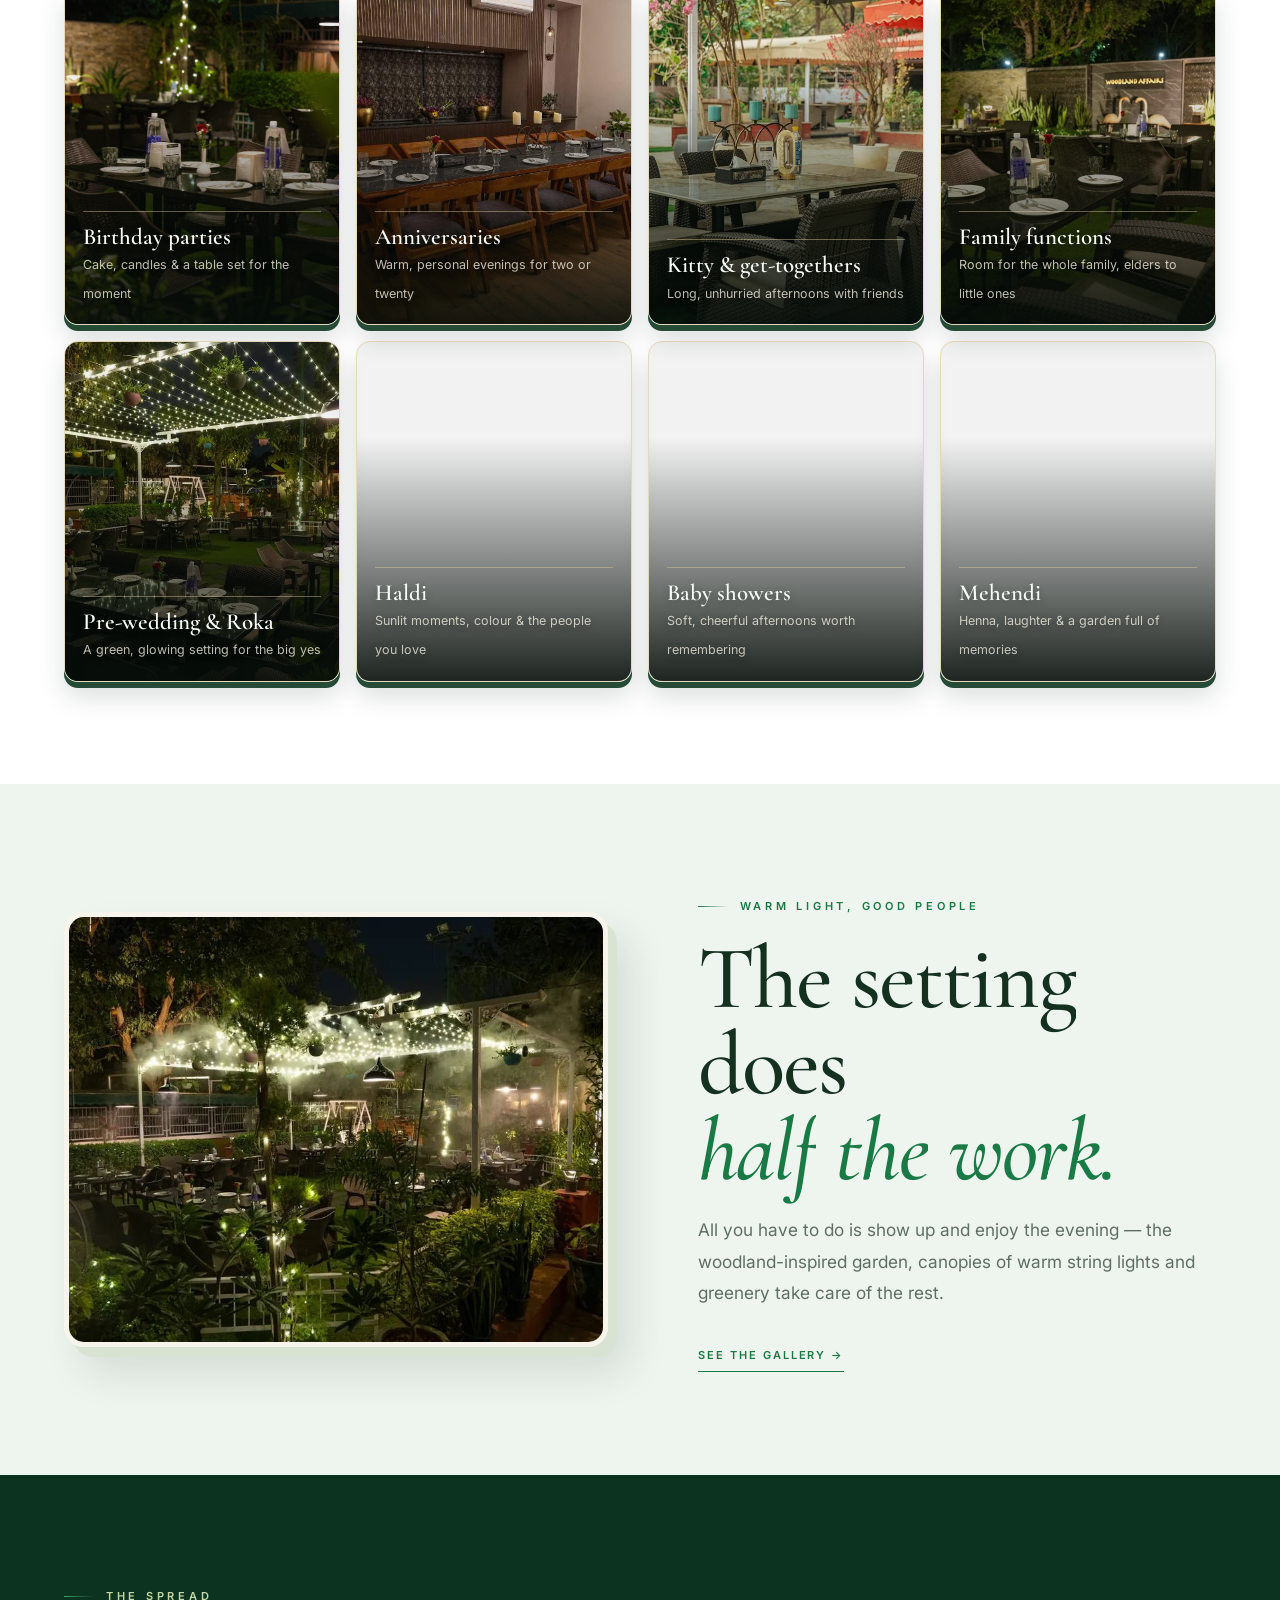
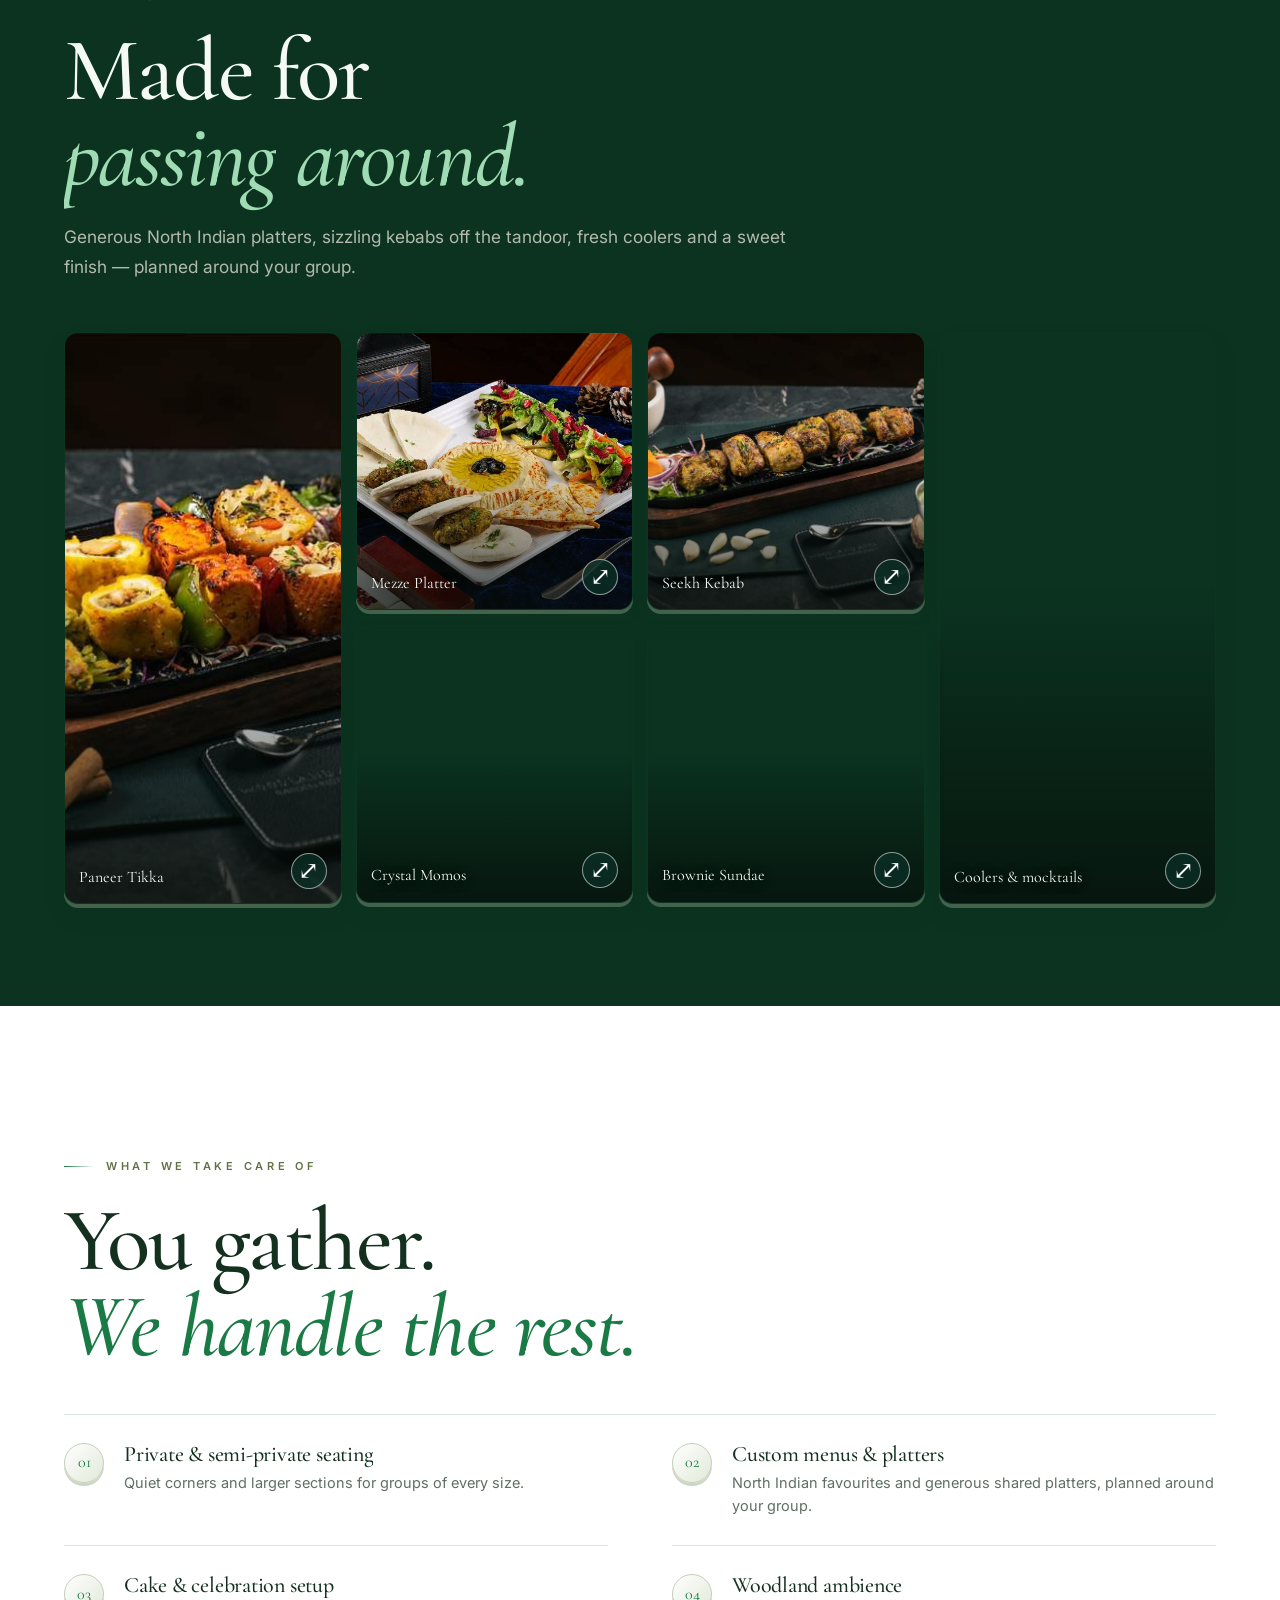
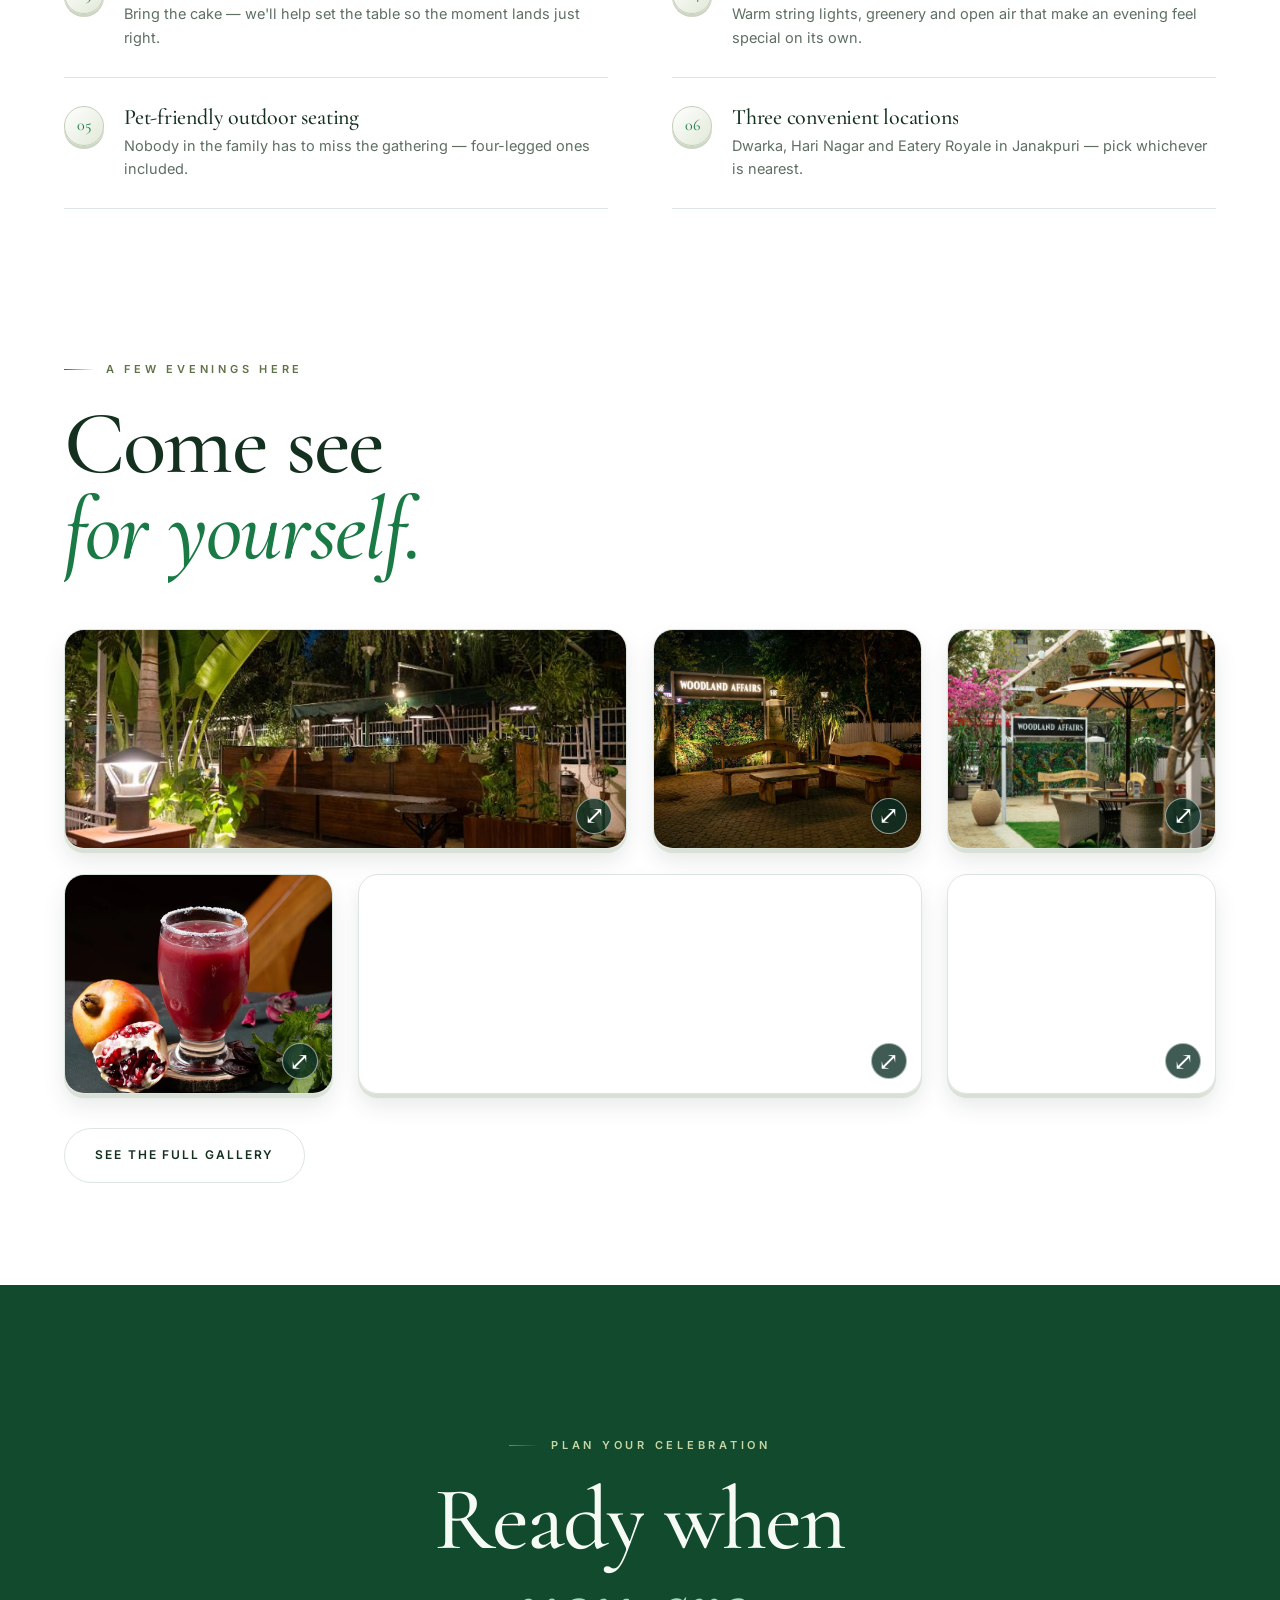
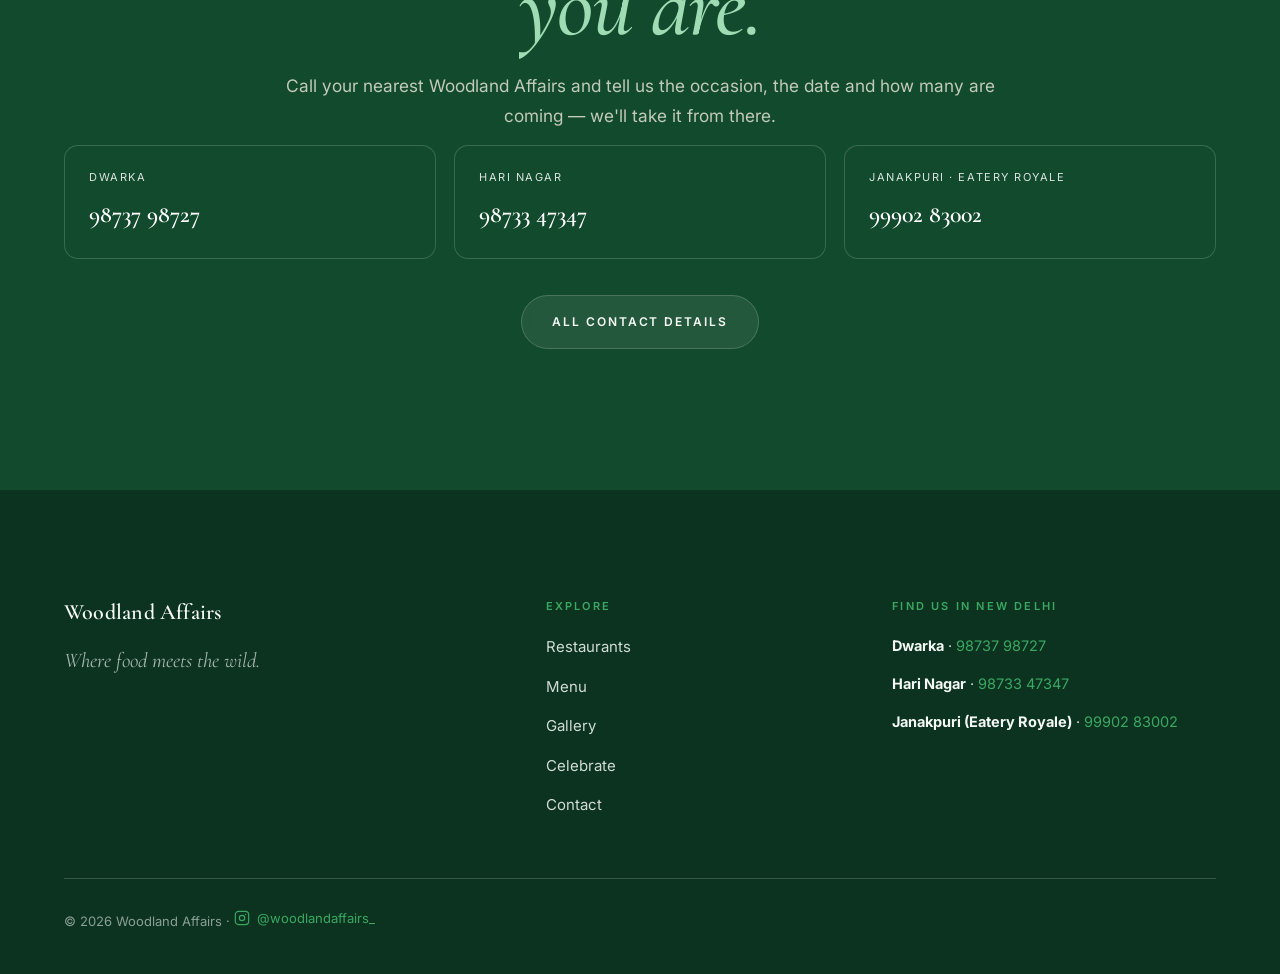
<file: celebrate.html>
<!DOCTYPE html>
<html lang="en">
<head>
  <meta charset="utf-8" />
  <meta name="viewport" content="width=device-width, initial-scale=1" />
  <title>Celebrate With Us | Woodland Affairs</title>
  <meta name="description" content="Birthdays, anniversaries, kitty parties, pre-wedding functions, Haldi and Mehendi celebrations at Woodland Affairs — a woodland-inspired garden setting in New Delhi made for gathering." />
  <meta property="og:title" content="Celebrate With Us — Woodland Affairs" />
  <meta property="og:description" content="Every occasion, a little wilder." />
  <meta property="og:image" content="images/wa-celebrate.jpg" />
  <meta name="theme-color" content="#060d09" />
  <link rel="icon" type="image/png" href="favicon.png?v=20261002-wa" />
  <link rel="preconnect" href="https://fonts.googleapis.com" />
  <link rel="preconnect" href="https://fonts.gstatic.com" crossorigin />
  <link rel="preload" as="image" href="images/wa-celebrate.jpg" fetchpriority="high" />
  <link href="https://fonts.googleapis.com/css2?family=Cormorant+Garamond:ital,wght@0,400;0,500;0,600;0,700;1,400;1,500;1,600&family=Inter:wght@400;500;600;700&display=swap" rel="stylesheet" media="print" onload="this.media='all'" /><noscript><link href="https://fonts.googleapis.com/css2?family=Cormorant+Garamond:ital,wght@0,400;0,500;0,600;0,700;1,400;1,500;1,600&family=Inter:wght@400;500;600;700&display=swap" rel="stylesheet" /></noscript>
  <script>document.documentElement.className += " js";</script>
  <link rel="stylesheet" href="theme.css?v=20261002-focus" />
  <!-- Local venue photos keep the celebration page independent of Drive image requests. -->
  <style>
    .func-grid { display:grid; grid-template-columns:repeat(4,1fr); gap:16px; margin-top:54px; }
    .func { position:relative; border-radius:var(--radius-lg); overflow:hidden; aspect-ratio:3/3.7; border:1px solid var(--line); display:block; }
    .func img { width:100%; height:100%; object-fit:cover; transition:transform 1.3s var(--ease); }
    .func:hover img { transform:scale(1.08); }
    .func__shade { position:absolute; inset:0; background:linear-gradient(180deg, rgba(6,13,9,0.05) 28%, rgba(6,13,9,0.9) 100%); }
    .func__label { position:absolute; left:18px; right:18px; bottom:18px; z-index:2; }
    .func__label strong { font-family:var(--font-display); font-weight:600; font-size:23px; color:var(--cream); display:block; line-height:1.05; }
    .func__label span { font-size:12.5px; color:rgba(244,238,225,0.78); }
    @media (max-width:900px){ .func-grid { grid-template-columns:1fr 1fr; } }

    .spread { display:grid; grid-template-columns:repeat(4,1fr); grid-auto-rows:1fr; gap:14px; margin-top:50px; }
    .spread figure { margin:0; border-radius:var(--radius-lg); overflow:hidden; border:1px solid var(--line); aspect-ratio:1/1; position:relative; }
    .spread figure.tall { grid-row:span 2; aspect-ratio:1/2.06; }
    .spread img { width:100%; height:100%; object-fit:cover; transition:transform 1.3s var(--ease); }
    .spread figure:hover img { transform:scale(1.07); }
    .spread figcaption { position:absolute; left:14px; bottom:12px; z-index:2; color:var(--cream); font-family:var(--font-display); font-size:16px; text-shadow:0 2px 12px rgba(0,0,0,0.6); }
    .spread .sc-shade { position:absolute; inset:0; background:linear-gradient(180deg,transparent 45%,rgba(6,13,9,0.75)); }
    @media (max-width:820px){ .spread { grid-template-columns:1fr 1fr; } .spread figure.tall{ grid-row:span 1; aspect-ratio:1/1; } }

    .care { display:grid; grid-template-columns:1fr 1fr; gap:0 clamp(30px,5vw,64px); border-top:1px solid var(--line); margin-top:44px; }
    .care .item { border-bottom:1px solid var(--line); padding:28px 0; display:flex; gap:20px; }
    .care .n { color:var(--brass); font-family:var(--font-display); font-size:16px; padding-top:3px; }
    .care h3 { font-size:22px; margin-bottom:6px; color:var(--ink); }
    .care p { color:var(--muted); font-size:14.5px; line-height:1.6; }
    @media (max-width:820px){ .care { grid-template-columns:1fr; } }

    .enq-phones { display:grid; grid-template-columns:repeat(3,1fr); gap:18px; margin-top:14px; }
    .enq-phones a { display:block; background:var(--glass); border:1px solid var(--line-d); border-radius:var(--radius-lg); padding:22px 24px; color:var(--cream); transition:border-color .3s ease, transform .5s var(--ease); }
    .enq-phones a:hover { border-color:rgba(255,255,255,0.7); transform:translateY(-4px); }
    .enq-phones span { display:block; font-size:11px; letter-spacing:0.14em; text-transform:uppercase; color:rgba(255,255,255,0.85); margin-bottom:8px; }
    .enq-phones strong { font-family:var(--font-display); font-weight:600; font-size:24px; color:#ffffff; }
    @media (max-width:820px){ .enq-phones { grid-template-columns:1fr; } }
  </style>
  <link rel="stylesheet" href="depth.css?v=20261002-audit" />
  <link rel="stylesheet" href="cinematic.css?v=20261002-audit" />
  <link rel="stylesheet" href="photo-viewer.css?v=20261002" />
</head>
<body>
  <div class="frame"></div>
  <div class="ambience"></div>

<header class="nav always-solid" id="nav">
    <div class="wrap nav__inner">
      <a class="brand" href="index.html#top" aria-label="Woodland Affairs home"><span class="brand__name">Woodland Affairs</span></a>
      <nav class="nav__links" aria-label="Main navigation">
        <a href="index.html#outlets">Restaurants</a>
        <a href="menu.html">Menu</a>
        <a href="gallery.html">Gallery</a>
        <a href="celebrate.html" class="active" aria-current="page">Celebrate</a>
        <a class="nav__contact" href="contact.html">Contact Us</a>
      </nav>
      <button class="nav__toggle" aria-label="Open navigation" aria-controls="mobile-navigation" aria-expanded="false"><span></span><span></span><span></span></button>
    </div>
    <nav class="nav__panel" id="mobile-navigation" aria-label="Mobile navigation">
        <a href="index.html#outlets">Restaurants</a>
        <a href="menu.html">Menu</a>
        <a href="gallery.html">Gallery</a>
        <a href="celebrate.html" class="active" aria-current="page">Celebrate</a>
        <a class="nav__contact" href="contact.html">Contact Us</a>
    </nav>
  </header>

  <main id="top">
    <!-- HERO -->
    <section class="hero hero--short">
      <div class="hero__media"><img srcset="images/wa-celebrate-480.webp 480w, images/wa-celebrate-960.webp 960w, images/wa-celebrate.jpg 1200w" sizes="100vw" src="images/wa-celebrate.jpg" alt="Outdoor tables beside illuminated fountains at Woodland Affairs" loading="eager" decoding="async" fetchpriority="high" width="1200" height="800" /></div>
      <div class="hero__overlay"></div>
      <div class="wrap hero__inner">
        <p class="eyebrow hero__eyebrow">Celebrate with us</p>
        <h1 class="hero__title">Every occasion,<br /><em>a little wilder.</em></h1>
        <p class="hero__dek">Birthdays, anniversaries, reunions or a quiet win worth marking — our woodland gardens were made for gathering the people you love, under warm lights and open sky.</p>
        <div class="hero__actions">
          <a class="btn btn--brass" href="#enquire">Plan your celebration</a>
          <a class="btn btn--on-dark" href="#functions">See the occasions</a>
        </div>
      </div>
    </section>

    <!-- INTRO -->
    <section class="section section--tight">
      <div class="wrap">
        <div class="sec-head" data-reveal>
          <p class="eyebrow">The idea</p>
          <h2 class="display">Some evenings<br /><em>deserve a setting.</em></h2>
          <p class="lead">Under string lights and open sky, with plates made for passing around, Woodland Affairs turns an ordinary date on the calendar into something people remember. Tell us the occasion and how many are coming — we'll take care of the rest.</p>
        </div>
      </div>
    </section>

    <!-- FUNCTIONS WE HOST -->
    <section class="section section--tight" id="functions" style="padding-top:0">
      <div class="wrap">
        <div class="sec-head" data-reveal>
          <p class="eyebrow">The occasions</p>
          <h2 class="display">Every function,<br /><em>beautifully hosted.</em></h2>
          <p class="lead">From an intimate birthday to a full family function, each celebration finds its own corner of the garden.</p>
        </div>
        <div class="func-grid">
          <a class="func" href="#enquire" data-reveal><img srcset="images/wa-celebrate-3-480.webp 480w, images/wa-celebrate-3.jpg 760w" sizes="(max-width: 760px) 100vw, 50vw" width="760" height="1140" src="images/wa-celebrate-3.jpg" alt="Garden table set for a celebration under warm lights" loading="lazy" decoding="async" /><span class="func__shade"></span><span class="func__label"><strong>Birthday parties</strong><span>Cake, candles &amp; a table set for the moment</span></span></a>
          <a class="func" href="#enquire" data-reveal><img srcset="images/gal-hari-4-480.webp 480w, images/gal-hari-4.jpg 850w" sizes="(max-width: 760px) 100vw, 50vw" width="850" height="567" src="images/gal-hari-4.jpg" alt="Intimate indoor dining table with candles" loading="lazy" decoding="async" /><span class="func__shade"></span><span class="func__label"><strong>Anniversaries</strong><span>Warm, personal evenings for two or twenty</span></span></a>
          <a class="func" href="#enquire" data-reveal><img srcset="images/amb-dwarka-dining-480.webp 480w, images/amb-dwarka-dining-960.webp 960w, images/amb-dwarka-dining.jpg 1200w" sizes="(max-width: 760px) 100vw, 50vw" width="1200" height="800" src="images/amb-dwarka-dining.jpg" alt="Garden seating beneath umbrellas" loading="lazy" decoding="async" /><span class="func__shade"></span><span class="func__label"><strong>Kitty &amp; get-togethers</strong><span>Long, unhurried afternoons with friends</span></span></a>
          <a class="func" href="#enquire" data-reveal><img srcset="images/gal-hari-3-480.webp 480w, images/gal-hari-3.webp 850w" sizes="(max-width: 760px) 100vw, 50vw" width="850" height="1275" src="images/gal-hari-3.webp" alt="Long indoor table for a family gathering" loading="lazy" decoding="async" /><span class="func__shade"></span><span class="func__label"><strong>Family functions</strong><span>Room for the whole family, elders to little ones</span></span></a>
          <a class="func" href="#enquire" data-reveal><img srcset="images/amb-hari-green-480.webp 480w, images/amb-hari-green-960.webp 960w, images/amb-hari-green.jpg 1200w" sizes="(max-width: 760px) 100vw, 50vw" width="1200" height="800" src="images/amb-hari-green.jpg" alt="Garden dining beneath a canopy of string lights" loading="lazy" decoding="async" /><span class="func__shade"></span><span class="func__label"><strong>Pre-wedding &amp; Roka</strong><span>A green, glowing setting for the big yes</span></span></a>
          <a class="func" href="#enquire" data-reveal><img srcset="images/amb-dwarka-eve-480.webp 480w, images/amb-dwarka-eve-960.webp 960w, images/amb-dwarka-eve.jpg 1000w" sizes="(max-width: 760px) 100vw, 50vw" width="1000" height="667" src="images/amb-dwarka-eve.jpg" alt="Open-air garden and buffet setting for a daytime gathering" loading="lazy" decoding="async" /><span class="func__shade"></span><span class="func__label"><strong>Haldi</strong><span>Sunlit moments, colour &amp; the people you love</span></span></a>
          <a class="func" href="#enquire" data-reveal><img srcset="images/amb-dwarka-table-480.webp 480w, images/amb-dwarka-table-960.webp 960w, images/amb-dwarka-table.jpg 1000w" sizes="(max-width: 760px) 100vw, 50vw" width="1000" height="667" src="images/amb-dwarka-table.jpg" alt="Cushioned outdoor lounge seating" loading="lazy" decoding="async" /><span class="func__shade"></span><span class="func__label"><strong>Baby showers</strong><span>Soft, cheerful afternoons worth remembering</span></span></a>
          <a class="func" href="#enquire" data-reveal><img srcset="images/wa-celebrate-2-480.webp 480w, images/wa-celebrate-2.webp 760w" sizes="(max-width: 760px) 100vw, 50vw" width="760" height="1140" src="images/wa-celebrate-2.webp" alt="Leafy garden swing and seating for a relaxed gathering" loading="lazy" decoding="async" /><span class="func__shade"></span><span class="func__label"><strong>Mehendi</strong><span>Henna, laughter &amp; a garden full of memories</span></span></a>
        </div>
      </div>
    </section>

    <!-- FEATURE SPLIT 1 -->
    <section class="section section--tight" style="background:var(--paper-2)">
      <div class="wrap">
        <div class="split">
          <div class="split__media" data-reveal><img srcset="images/amb-hari-tables-480.webp 480w, images/amb-hari-tables-960.webp 960w, images/amb-hari-tables.jpg 1000w" sizes="(max-width: 760px) 100vw, 50vw" width="1000" height="667" src="images/amb-hari-tables.jpg" alt="Dining among plants under warm lights" loading="lazy" decoding="async" /></div>
          <div class="split__body" data-reveal>
            <p class="eyebrow">Warm light, good people</p>
            <h2 class="display">The setting does<br /><em>half the work.</em></h2>
            <p class="lead">All you have to do is show up and enjoy the evening — the woodland-inspired garden, canopies of warm string lights and greenery take care of the rest.</p>
            <a class="arrow" href="gallery.html">See the gallery →</a>
          </div>
        </div>
      </div>
    </section>

    <!-- THE SPREAD -->
    <section class="section section--tight band" style="background:var(--deep)">
      <div class="wrap">
        <div class="sec-head" data-reveal>
          <p class="eyebrow">The spread</p>
          <h2 class="display" style="color:var(--cream)">Made for<br /><em>passing around.</em></h2>
          <p class="lead" style="color:rgba(244,238,225,0.72)">Generous North Indian platters, sizzling kebabs off the tandoor, fresh coolers and a sweet finish — planned around your group.</p>
        </div>
        <div class="spread" data-reveal>
          <figure class="tall"><img srcset="images/gal-food-10-480.webp 480w, images/gal-food-10.jpg 850w" sizes="(max-width: 760px) 100vw, 50vw" width="850" height="567" src="images/gal-food-10.jpg" alt="Paneer and vegetable tikka on a board" loading="lazy" decoding="async" /><span class="sc-shade"></span><figcaption>Paneer Tikka</figcaption></figure>
          <figure><img srcset="images/wa-janakpuri-480.webp 480w, images/wa-janakpuri.jpg 720w" sizes="(max-width: 760px) 100vw, 50vw" width="720" height="480" src="images/wa-janakpuri.jpg" alt="A sharing platter from the kitchen" loading="lazy" decoding="async" /><span class="sc-shade"></span><figcaption>Mezze Platter</figcaption></figure>
          <figure><img srcset="images/gal-food-11-480.webp 480w, images/gal-food-11.jpg 850w" sizes="(max-width: 760px) 100vw, 50vw" width="850" height="567" src="images/gal-food-11.jpg" alt="Seekh kebabs served on a board" loading="lazy" decoding="async" /><span class="sc-shade"></span><figcaption>Seekh Kebab</figcaption></figure>
          <figure class="tall"><img srcset="images/gal-food-1-480.webp 480w, images/gal-food-1.jpg 900w" sizes="(max-width: 760px) 100vw, 50vw" width="900" height="1125" src="images/gal-food-1.jpg" alt="A blue mocktail" loading="lazy" decoding="async" /><span class="sc-shade"></span><figcaption>Coolers &amp; mocktails</figcaption></figure>
          <figure><img srcset="images/gal-food-6-480.webp 480w, images/gal-food-6.jpg 850w" sizes="(max-width: 760px) 100vw, 50vw" width="850" height="567" src="images/gal-food-6.jpg" alt="Steamed momos served with a dip" loading="lazy" decoding="async" /><span class="sc-shade"></span><figcaption>Crystal Momos</figcaption></figure>
          <figure><img srcset="images/food-land2-480.webp 480w, images/food-land2-960.webp 960w, images/food-land2.jpg 1100w" sizes="(max-width: 760px) 100vw, 50vw" width="1100" height="733" src="images/food-land2.jpg" alt="Chocolate dessert served with ice cream" loading="lazy" decoding="async" /><span class="sc-shade"></span><figcaption>Brownie Sundae</figcaption></figure>
        </div>
      </div>
    </section>

    <!-- WHAT WE HANDLE -->
    <section class="section">
      <div class="wrap">
        <div class="sec-head" data-reveal>
          <p class="eyebrow">What we take care of</p>
          <h2 class="display">You gather.<br /><em>We handle the rest.</em></h2>
        </div>
        <div class="care">
          <div class="item" data-reveal><span class="n">01</span><div><h3>Private &amp; semi-private seating</h3><p>Quiet corners and larger sections for groups of every size.</p></div></div>
          <div class="item" data-reveal><span class="n">02</span><div><h3>Custom menus &amp; platters</h3><p>North Indian favourites and generous shared platters, planned around your group.</p></div></div>
          <div class="item" data-reveal><span class="n">03</span><div><h3>Cake &amp; celebration setup</h3><p>Bring the cake — we'll help set the table so the moment lands just right.</p></div></div>
          <div class="item" data-reveal><span class="n">04</span><div><h3>Woodland ambience</h3><p>Warm string lights, greenery and open air that make an evening feel special on its own.</p></div></div>
          <div class="item" data-reveal><span class="n">05</span><div><h3>Pet-friendly outdoor seating</h3><p>Nobody in the family has to miss the gathering — four-legged ones included.</p></div></div>
          <div class="item" data-reveal><span class="n">06</span><div><h3>Three convenient locations</h3><p>Dwarka, Hari Nagar and Eatery Royale in Janakpuri — pick whichever is nearest.</p></div></div>
        </div>
      </div>
    </section>

    <!-- GALLERY TEASER -->
    <section class="section section--tight" style="padding-top:0">
      <div class="wrap">
        <div class="sec-head" data-reveal>
          <p class="eyebrow">A few evenings here</p>
          <h2 class="display">Come see<br /><em>for yourself.</em></h2>
        </div>
        <div class="teaser-grid" data-reveal>
          <figure class="wide"><img srcset="images/wa-harinagar-480.webp 480w, images/wa-harinagar.jpg 720w" sizes="(max-width: 760px) 100vw, 50vw" width="720" height="480" src="images/wa-harinagar.jpg" alt="The Hari Nagar garden" loading="lazy" decoding="async" /></figure>
          <figure><img srcset="images/gal-dwarka-3-480.webp 480w, images/gal-dwarka-3.jpg 850w" sizes="(max-width: 760px) 100vw, 50vw" width="850" height="567" src="images/gal-dwarka-3.jpg" alt="Woodland Affairs sign glowing at night" loading="lazy" decoding="async" /></figure>
          <figure><img srcset="images/wa-dwarka-480.webp 480w, images/wa-dwarka.jpg 720w" sizes="(max-width: 760px) 100vw, 50vw" width="720" height="480" src="images/wa-dwarka.jpg" alt="Greenery at the Dwarka entrance" loading="lazy" decoding="async" /></figure>
          <figure><img srcset="images/food-tall3-480.webp 480w, images/food-tall3.webp 900w" sizes="(max-width: 760px) 100vw, 50vw" width="900" height="1125" src="images/food-tall3.webp" alt="Berry cooler served with fruit and ice" loading="lazy" decoding="async" /></figure>
          <figure class="wide"><img srcset="images/gal-food-3-480.webp 480w, images/gal-food-3.jpg 900w" sizes="(max-width: 760px) 100vw, 50vw" width="900" height="600" src="images/gal-food-3.jpg" alt="A board of kebabs for sharing" loading="lazy" decoding="async" /></figure>
          <figure><img srcset="images/amb-hari-interior-480.webp 480w, images/amb-hari-interior-960.webp 960w, images/amb-hari-interior.webp 1000w" sizes="(max-width: 760px) 100vw, 50vw" width="1000" height="666" src="images/amb-hari-interior.webp" alt="Indoor dining at Hari Nagar" loading="lazy" decoding="async" /></figure>
        </div>
        <div style="margin-top:34px" data-reveal><a class="btn btn--ghost" href="gallery.html">See the full gallery</a></div>
      </div>
    </section>

    <!-- ENQUIRE -->
    <section class="section band" id="enquire" style="background:var(--forest)">
      <div class="wrap">
        <div class="sec-head center" data-reveal style="text-align:center">
          <p class="eyebrow" style="justify-content:center">Plan your celebration</p>
          <h2 class="display" style="color:var(--cream)">Ready when<br /><em>you are.</em></h2>
          <p class="lead" style="color:rgba(244,238,225,0.78)">Call your nearest Woodland Affairs and tell us the occasion, the date and how many are coming — we'll take it from there.</p>
        </div>
        <div class="enq-phones" data-reveal>
          <a href="tel:+919873798727"><span>Dwarka</span><strong>98737 98727</strong></a>
          <a href="tel:+919873347347"><span>Hari Nagar</span><strong>98733 47347</strong></a>
          <a href="tel:+919990283002"><span>Janakpuri · Eatery Royale</span><strong>99902 83002</strong></a>
        </div>
        <div style="text-align:center;margin-top:36px" data-reveal><a class="btn btn--on-dark" href="contact.html">All contact details</a></div>
      </div>
    </section>
  </main>

  <footer class="footer">
    <div class="wrap">
      <div class="footer__grid">
        <div class="footer__brand">
          <a class="brand" href="index.html#top"><span class="brand__name">Woodland Affairs</span></a>
          <p>Where food meets the wild.</p>
        </div>
        <div>
          <h4>Explore</h4>
          <div class="footer__links">
            <a href="index.html#outlets">Restaurants</a>
            <a href="menu.html">Menu</a>
            <a href="gallery.html">Gallery</a>
            <a href="celebrate.html">Celebrate</a>
            <a href="contact.html">Contact</a>
          </div>
        </div>
        <div class="footer__contact">
          <h4>Find us in New Delhi</h4>
          <p><strong style="color:var(--cream)">Dwarka</strong> · <a href="tel:+919873798727">98737 98727</a></p>
          <p><strong style="color:var(--cream)">Hari Nagar</strong> · <a href="tel:+919873347347">98733 47347</a></p>
          <p><strong style="color:var(--cream)">Janakpuri (Eatery Royale)</strong> · <a href="tel:+919990283002">99902 83002</a></p>
        </div>
      </div>
      <div class="footer__bottom">
        <span>© 2026 Woodland Affairs · <a class="footer__instagram" href="https://www.instagram.com/woodlandaffairs_/" target="_blank" rel="noopener noreferrer" aria-label="Woodland Affairs on Instagram: @woodlandaffairs_"><svg viewBox="0 0 24 24" fill="none" stroke="currentColor" stroke-width="1.8" stroke-linecap="round" stroke-linejoin="round" aria-hidden="true"><rect x="2" y="2" width="20" height="20" rx="5"/><circle cx="12" cy="12" r="4"/><circle cx="17.5" cy="6.5" r="1" fill="currentColor" stroke="none"/></svg>@woodlandaffairs_</a></span>
      </div>
    </div>
  </footer>

  <!-- FLOATING CALL -->
  <a class="fab-call" href="https://wa.me/919873347347?text=Hello%20Woodland%20Affairs%21%20I%20would%20like%20to%20enquire%20about%20booking%20a%20table." target="_blank" rel="noopener" aria-label="Message Woodland Affairs on WhatsApp about a table">
    <svg viewBox="0 0 24 24" fill="none" stroke="currentColor" stroke-width="2"><path d="M22 16.9v3a2 2 0 0 1-2.2 2 19.8 19.8 0 0 1-8.6-3 19.5 19.5 0 0 1-6-6 19.8 19.8 0 0 1-3-8.6A2 2 0 0 1 4.1 2h3a2 2 0 0 1 2 1.7c.1 1 .4 1.9.7 2.8a2 2 0 0 1-.5 2.1L8.1 9.9a16 16 0 0 0 6 6l1.3-1.3a2 2 0 0 1 2.1-.4c.9.3 1.8.6 2.8.7a2 2 0 0 1 1.7 2z"/></svg>
    <span>Chat with us</span>
  </a>

  <script src="app.js?v=20261002-focus"></script>
  <script src="cinematic.js?v=20261002-audit"></script>
  <script src="photo-viewer.js?v=20261002-static-only"></script>
</body>
</html>
</file>
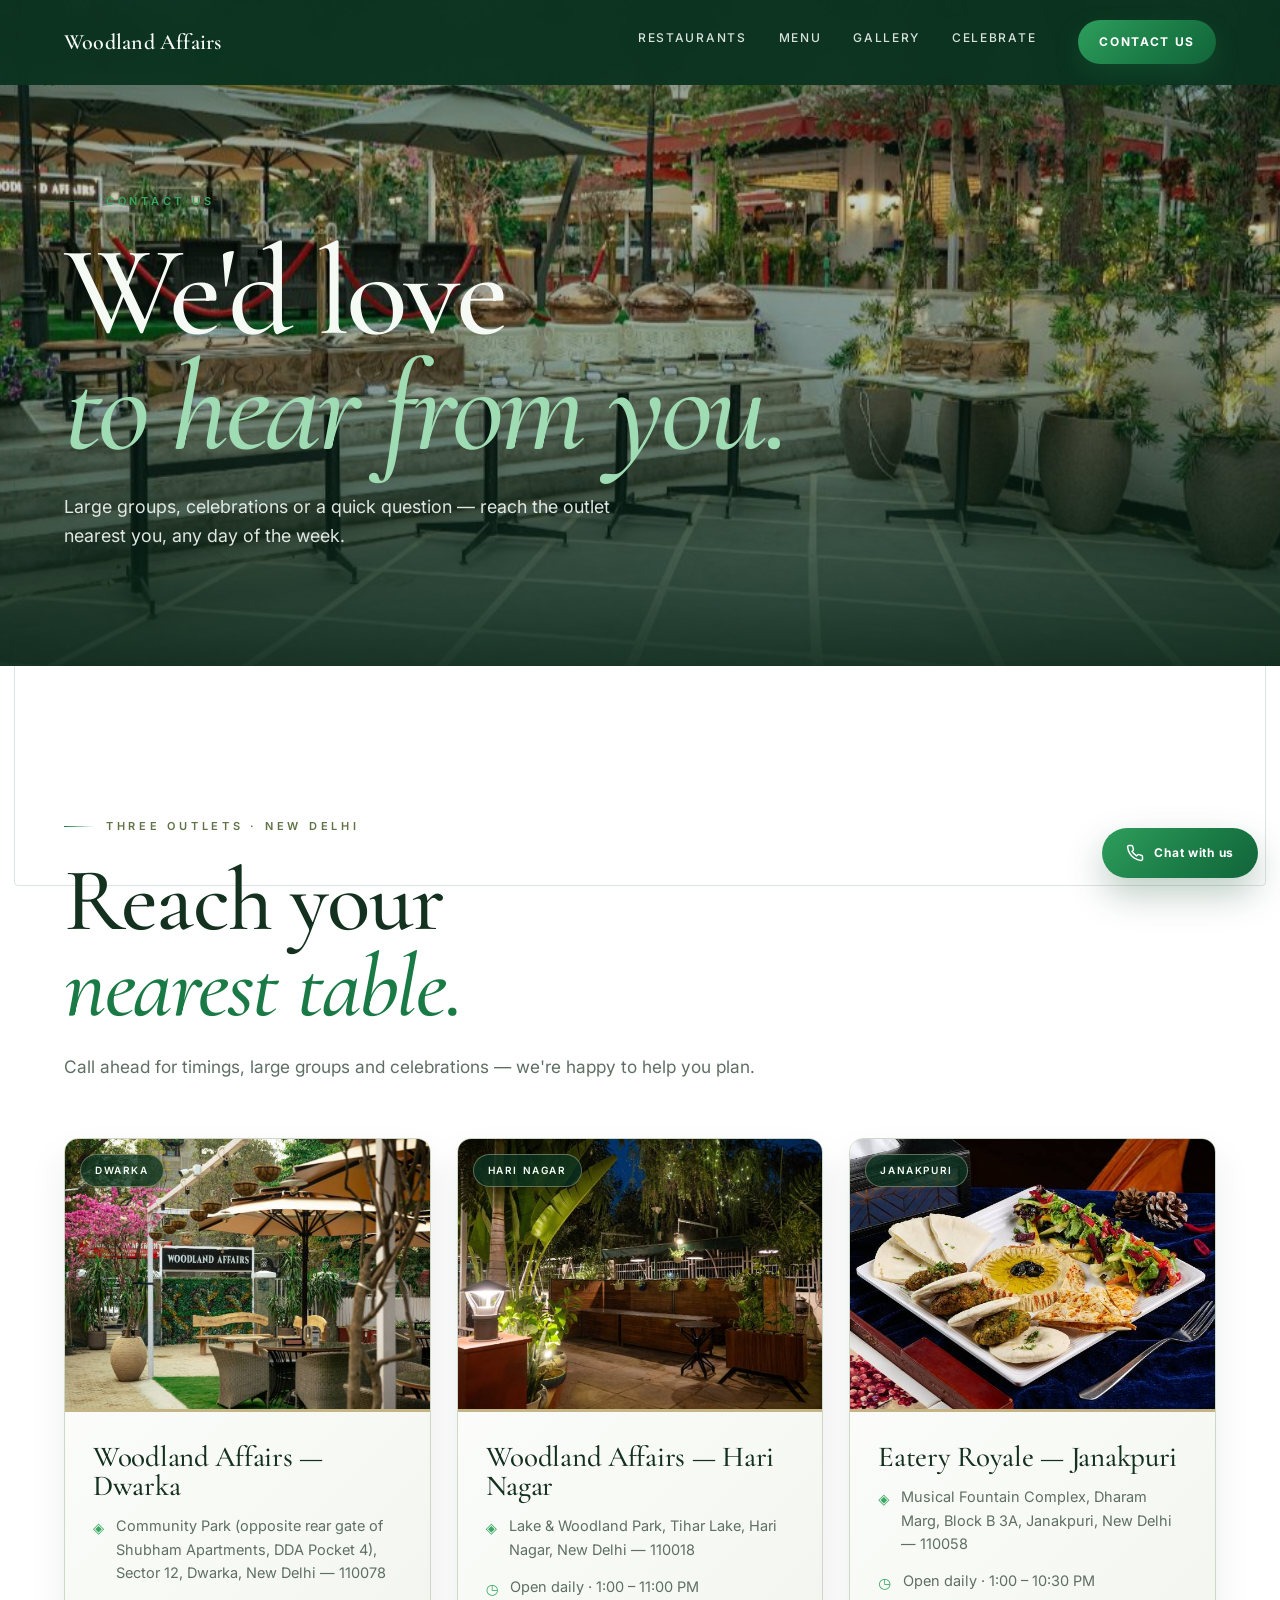
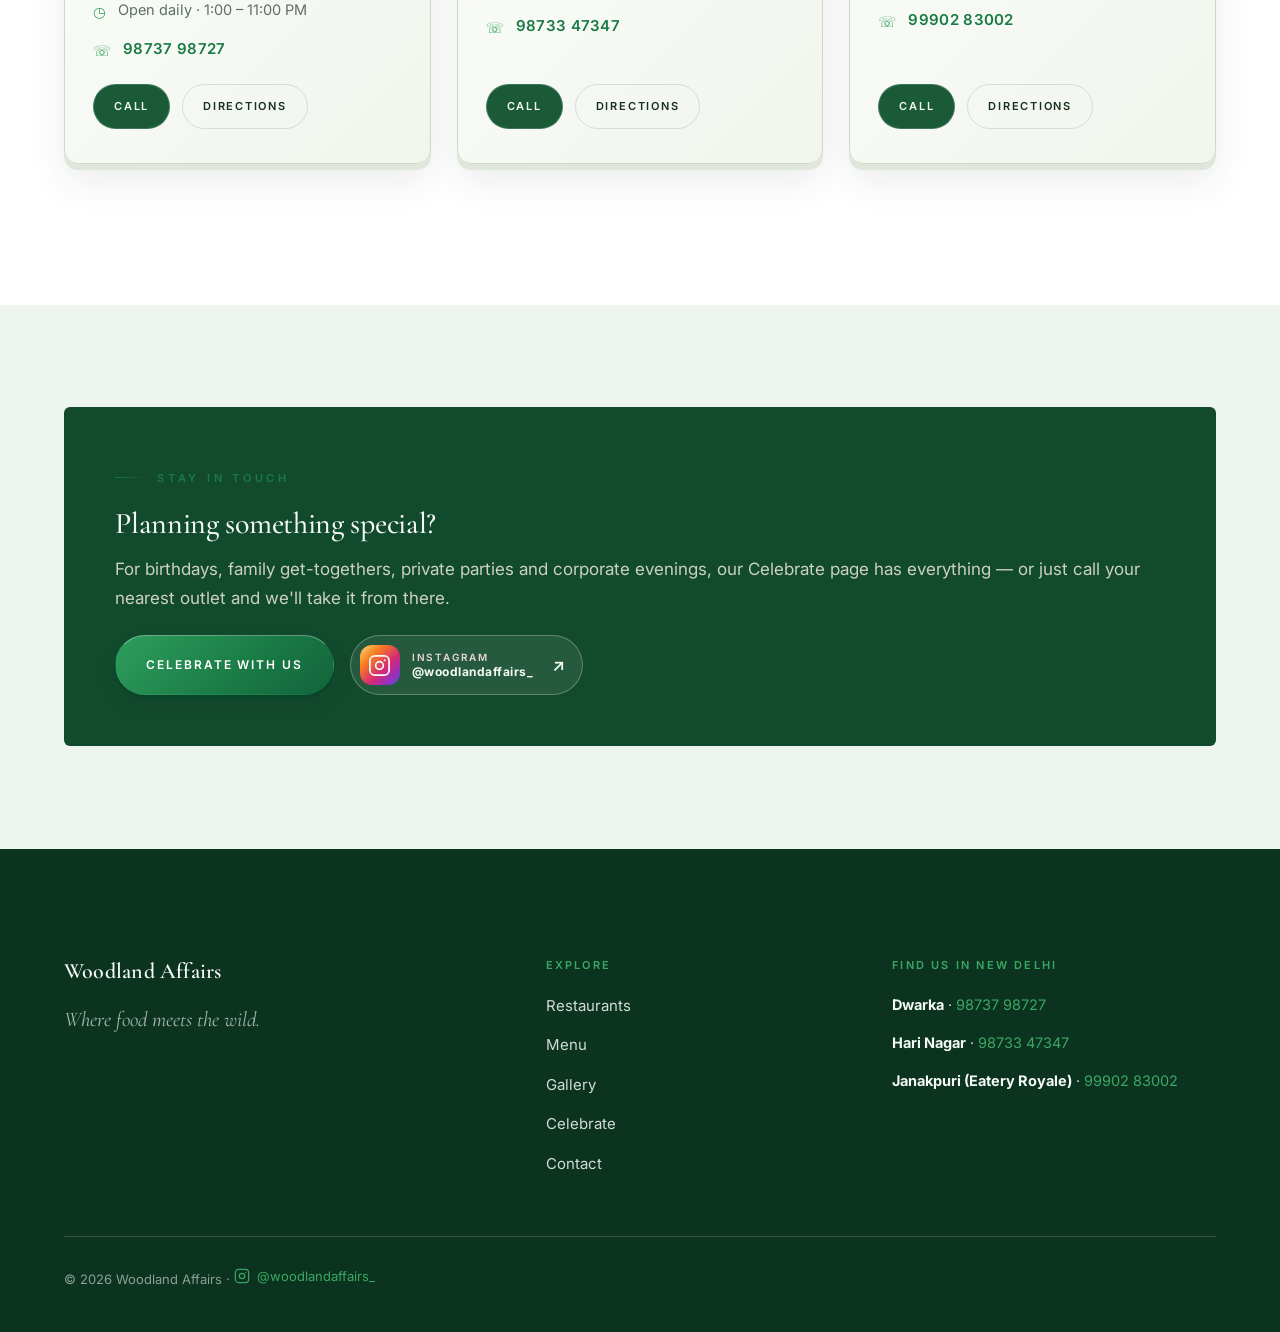
<file: contact.html>
<!DOCTYPE html>
<html lang="en">
<head>
  <meta charset="utf-8" />
  <meta name="viewport" content="width=device-width, initial-scale=1" />
  <title>Contact Us | Woodland Affairs</title>
  <meta name="description" content="Contact Woodland Affairs — address, phone and directions for all three New Delhi outlets: Dwarka, Hari Nagar and Eatery Royale, Janakpuri." />
  <meta property="og:title" content="Contact Us — Woodland Affairs" />
  <meta property="og:description" content="Reach all three of our New Delhi outlets." />
  <meta property="og:image" content="images/amb-dwarka-eve.jpg" />
  <link rel="icon" type="image/png" href="favicon.png?v=20261002-wa" />
  <link rel="preconnect" href="https://fonts.googleapis.com" />
  <link rel="preconnect" href="https://fonts.gstatic.com" crossorigin />
  <link href="https://fonts.googleapis.com/css2?family=Cormorant+Garamond:ital,wght@0,400;0,500;0,600;0,700;1,400;1,500;1,600&family=Inter:wght@400;500;600;700&display=swap" rel="stylesheet" media="print" onload="this.media='all'" /><noscript><link href="https://fonts.googleapis.com/css2?family=Cormorant+Garamond:ital,wght@0,400;0,500;0,600;0,700;1,400;1,500;1,600&family=Inter:wght@400;500;600;700&display=swap" rel="stylesheet" /></noscript>
  <script>document.documentElement.className += " js";</script>
  <link rel="stylesheet" href="theme.css?v=20261002-focus" />
  <style>
    .contact-grid { display: grid; grid-template-columns: repeat(3,1fr); gap: 26px; margin-top: 56px; }
    .c-card { background:var(--card); border:1px solid var(--line); border-radius:var(--radius-lg); overflow:hidden; display:flex; flex-direction:column; }
    .c-card__media { aspect-ratio:4/3; overflow:hidden; position:relative; }
    .c-card__media img { width:100%; height:100%; object-fit:cover; transition: transform 1.1s ease; }
    .c-card:hover .c-card__media img { transform: scale(1.05); }
    .c-card__tag { position:absolute; top:15px; left:15px; background:rgba(11,51,32,0.78); color:var(--cream); font-size:10px; letter-spacing:0.16em; text-transform:uppercase; font-weight:600; padding:7px 14px; border-radius:100px; }
    .c-card__body { padding:30px 28px 34px; display:flex; flex-direction:column; flex:1; }
    .c-card__body h3 { font-size:29px; margin-bottom:14px; color:var(--ink); }
    .c-card__row { display:flex; gap:12px; color:var(--muted); font-size:14.5px; line-height:1.6; margin-bottom:14px; }
    .c-card__row .ic { color:var(--brass-2); flex:none; margin-top:2px; }
    .c-card__phone { font-family:var(--font-body); font-size:15px; font-weight:600; letter-spacing:0.02em; color:var(--green); }
    .c-card__actions { margin-top:auto; display:flex; gap:12px; flex-wrap:wrap; padding-top:8px; }
    .contact-side { background:var(--forest); color:var(--cream); border-radius:var(--radius); padding: clamp(34px,4vw,52px); }
    .contact-side h3 { color:var(--cream); font-size:30px; margin-bottom:16px; }
    .contact-side p { color:rgba(245,239,227,0.82); margin-bottom:22px; }
    .contact-side a.arrow { color:var(--brass); border-color:var(--brass); }
    .contact-side .instagram-cta { gap:12px; padding:9px 17px 9px 9px; background:rgba(245,250,245,.09); border-color:rgba(245,250,245,.28); color:var(--cream); text-transform:none; letter-spacing:normal; }
    .contact-side .instagram-cta:hover { background:rgba(245,250,245,.16); border-color:rgba(245,250,245,.65); color:var(--cream); }
    .instagram-cta__icon { display:grid; place-items:center; flex:none; width:40px; height:40px; border-radius:12px; background:linear-gradient(135deg,#feda75,#fa7e1e 28%,#d62976 60%,#962fbf 82%,#4f5bd5); animation:instagram-pulse 3s ease-out infinite; transition:transform .3s ease; }
    .instagram-cta__icon svg { width:23px; height:23px; }
    .instagram-cta:hover .instagram-cta__icon { transform:rotate(-8deg) scale(1.08); }
    .instagram-cta__copy { display:flex; flex-direction:column; align-items:flex-start; line-height:1.3; }
    .instagram-cta__copy small { font-size:10px; letter-spacing:.18em; text-transform:uppercase; color:#e9d5dc; }
    .instagram-cta__copy strong { font-size:12px; letter-spacing:.04em; }
    .instagram-cta__arrow { margin-left:7px; font-size:17px; transition:transform .3s ease; }
    .instagram-cta:hover .instagram-cta__arrow { transform:translate(3px,-3px); }
    @keyframes instagram-pulse { 0%,100% { box-shadow:0 0 0 0 rgba(214,41,118,.34); } 55% { box-shadow:0 0 0 9px rgba(214,41,118,0); } }
    @media (prefers-reduced-motion:reduce) { .instagram-cta__icon { animation:none; } .instagram-cta__icon,.instagram-cta__arrow { transition:none; } }
    .contact-layout { display:grid; grid-template-columns: 1fr; gap: 26px; }
    @media (max-width: 940px){ .contact-grid { grid-template-columns:1fr; max-width:460px; margin-inline:auto; } }
    @media (max-width: 760px){ .c-card__body { padding:26px 22px; } }
  </style>
  <link rel="stylesheet" href="depth.css?v=20261002-audit" />
  <link rel="stylesheet" href="cinematic.css?v=20261002-audit" />
  <link rel="stylesheet" href="photo-viewer.css?v=20261002" />
</head>
<body>
  <div class="frame"></div>
  <div class="ambience"></div>

<header class="nav always-solid" id="nav">
    <div class="wrap nav__inner">
      <a class="brand" href="index.html#top" aria-label="Woodland Affairs home"><span class="brand__name">Woodland Affairs</span></a>
      <nav class="nav__links" aria-label="Main navigation">
        <a href="index.html#outlets">Restaurants</a>
        <a href="menu.html">Menu</a>
        <a href="gallery.html">Gallery</a>
        <a href="celebrate.html">Celebrate</a>
        <a href="contact.html" class="nav__contact active" aria-current="page">Contact Us</a>
      </nav>
      <button class="nav__toggle" aria-label="Open navigation" aria-controls="mobile-navigation" aria-expanded="false"><span></span><span></span><span></span></button>
    </div>
    <nav class="nav__panel" id="mobile-navigation" aria-label="Mobile navigation">
        <a href="index.html#outlets">Restaurants</a>
        <a href="menu.html">Menu</a>
        <a href="gallery.html">Gallery</a>
        <a href="celebrate.html">Celebrate</a>
        <a href="contact.html" class="nav__contact active" aria-current="page">Contact Us</a>
    </nav>
  </header>

  <main id="top">
    <!-- HERO -->
    <section class="hero hero--short">
      <div class="hero__media">
        <img srcset="images/amb-dwarka-eve-480.webp 480w, images/amb-dwarka-eve-960.webp 960w, images/amb-dwarka-eve.jpg 1000w" sizes="100vw" width="1000" height="667" decoding="async" loading="eager" fetchpriority="high" src="images/amb-dwarka-eve.jpg" alt="Woodland Affairs outdoor seating in the evening" />
      </div>
      <div class="hero__overlay"></div>
      <div class="wrap hero__inner">
        <p class="eyebrow hero__eyebrow">Contact us</p>
        <h1 class="hero__title">We'd love<br /><em>to hear from you.</em></h1>
        <p class="hero__dek">Large groups, celebrations or a quick question — reach the outlet nearest you, any day of the week.</p>
      </div>
    </section>

    <!-- OUTLET CONTACTS -->
    <section class="section" id="outlets">
      <div class="wrap">
        <div class="sec-head" data-reveal>
          <p class="eyebrow">Three outlets · New Delhi</p>
          <h2 class="display">Reach your<br /><em>nearest table.</em></h2>
          <p class="lead">Call ahead for timings, large groups and celebrations — we're happy to help you plan.</p>
        </div>

        <div class="contact-grid">
          <article class="c-card" data-reveal>
            <div class="c-card__media"><span class="c-card__tag">Dwarka</span><img srcset="images/wa-dwarka-480.webp 480w, images/wa-dwarka.jpg 720w" sizes="(max-width: 760px) 100vw, 50vw" width="720" height="480" decoding="async" loading="lazy" src="images/wa-dwarka.jpg" alt="Woodland Affairs Dwarka" /></div>
            <div class="c-card__body">
              <h3>Woodland Affairs — Dwarka</h3>
              <div class="c-card__row"><span class="ic">◈</span><span>Community Park (opposite rear gate of Shubham Apartments, DDA Pocket 4), Sector 12, Dwarka, New Delhi — 110078</span></div>
              <div class="c-card__row"><span class="ic">◷</span><span>Open daily · 1:00 – 11:00 PM</span></div>
              <div class="c-card__row"><span class="ic">☏</span><a class="c-card__phone" href="tel:+919873798727">98737 98727</a></div>
              <div class="c-card__actions">
                <a class="btn btn--dark btn--sm" href="tel:+919873798727">Call</a>
                <a class="btn btn--ghost btn--sm" href="https://www.google.com/maps/dir/?api=1&destination=Woodland%20Affairs%20Dwarka&destination_place_id=ChIJ02IPdQAbDTkRtB-7GRtT6K8" target="_blank" rel="noreferrer">Directions</a>
              </div>
            </div>
          </article>

          <article class="c-card" data-reveal>
            <div class="c-card__media"><span class="c-card__tag">Hari Nagar</span><img srcset="images/wa-harinagar-480.webp 480w, images/wa-harinagar.jpg 720w" sizes="(max-width: 760px) 100vw, 50vw" width="720" height="480" decoding="async" loading="lazy" src="images/wa-harinagar.jpg" alt="Woodland Affairs Hari Nagar" /></div>
            <div class="c-card__body">
              <h3>Woodland Affairs — Hari Nagar</h3>
              <div class="c-card__row"><span class="ic">◈</span><span>Lake &amp; Woodland Park, Tihar Lake, Hari Nagar, New Delhi — 110018</span></div>
              <div class="c-card__row"><span class="ic">◷</span><span>Open daily · 1:00 – 11:00 PM</span></div>
              <div class="c-card__row"><span class="ic">☏</span><a class="c-card__phone" href="tel:+919873347347">98733 47347</a></div>
              <div class="c-card__actions">
                <a class="btn btn--dark btn--sm" href="tel:+919873347347">Call</a>
                <a class="btn btn--ghost btn--sm" href="https://www.google.com/maps/dir/?api=1&destination=Woodland%20Affairs%20Hari%20Nagar&destination_place_id=ChIJJ1H35D0DDTkRJaO76Y8jKJ0" target="_blank" rel="noreferrer">Directions</a>
              </div>
            </div>
          </article>

          <article class="c-card" data-reveal>
            <div class="c-card__media"><span class="c-card__tag">Janakpuri</span><img srcset="images/wa-janakpuri-480.webp 480w, images/wa-janakpuri.jpg 720w" sizes="(max-width: 760px) 100vw, 50vw" width="720" height="480" decoding="async" loading="lazy" src="images/wa-janakpuri.jpg" alt="Eatery Royale Janakpuri" /></div>
            <div class="c-card__body">
              <h3>Eatery Royale — Janakpuri</h3>
              <div class="c-card__row"><span class="ic">◈</span><span>Musical Fountain Complex, Dharam Marg, Block B 3A, Janakpuri, New Delhi — 110058</span></div>
              <div class="c-card__row"><span class="ic">◷</span><span>Open daily · 1:00 – 10:30 PM</span></div>
              <div class="c-card__row"><span class="ic">☏</span><a class="c-card__phone" href="tel:+919990283002">99902 83002</a></div>
              <div class="c-card__actions">
                <a class="btn btn--dark btn--sm" href="tel:+919990283002">Call</a>
                <a class="btn btn--ghost btn--sm" href="https://www.google.com/maps/dir/?api=1&destination=Eatery%20Royale%20Janakpuri&destination_place_id=ChIJX5eeXqUEDTkRDWiy3zM5HrE" target="_blank" rel="noreferrer">Directions</a>
              </div>
            </div>
          </article>
        </div>
      </div>
    </section>

    <!-- SIDE / SOCIAL -->
    <section class="section section--tight" style="background:var(--paper-2)">
      <div class="wrap">
        <div class="contact-side" data-reveal>
          <p class="eyebrow" style="color:var(--brass)">Stay in touch</p>
          <h3>Planning something special?</h3>
          <p>For birthdays, family get-togethers, private parties and corporate evenings, our Celebrate page has everything — or just call your nearest outlet and we'll take it from there.</p>
          <div class="hero__actions" style="margin-top:0">
            <a class="btn btn--brass" href="celebrate.html">Celebrate with us</a>
            <a class="btn btn--on-dark instagram-cta" href="https://www.instagram.com/woodlandaffairs_/" target="_blank" rel="noopener noreferrer" aria-label="Follow Woodland Affairs on Instagram, @woodlandaffairs_"><span class="instagram-cta__icon" aria-hidden="true"><svg viewBox="0 0 24 24" fill="none" stroke="currentColor" stroke-width="1.8" stroke-linecap="round" stroke-linejoin="round"><rect x="2" y="2" width="20" height="20" rx="5"/><circle cx="12" cy="12" r="4"/><circle cx="17.5" cy="6.5" r="1" fill="currentColor" stroke="none"/></svg></span><span class="instagram-cta__copy"><small>Instagram</small><strong>@woodlandaffairs_</strong></span><span class="instagram-cta__arrow" aria-hidden="true">↗</span></a>
          </div>
        </div>
      </div>
    </section>
  </main>

  <footer class="footer">
    <div class="wrap">
      <div class="footer__grid">
        <div class="footer__brand">
          <a class="brand" href="index.html#top"><span class="brand__name">Woodland Affairs</span></a>
          <p>Where food meets the wild.</p>
        </div>
        <div>
          <h4>Explore</h4>
          <div class="footer__links">
            <a href="index.html#outlets">Restaurants</a>
            <a href="menu.html">Menu</a>
            <a href="gallery.html">Gallery</a>
            <a href="celebrate.html">Celebrate</a>
            <a href="contact.html">Contact</a>
          </div>
        </div>
        <div class="footer__contact">
          <h4>Find us in New Delhi</h4>
          <p><strong style="color:var(--cream)">Dwarka</strong> · <a href="tel:+919873798727">98737 98727</a></p>
          <p><strong style="color:var(--cream)">Hari Nagar</strong> · <a href="tel:+919873347347">98733 47347</a></p>
          <p><strong style="color:var(--cream)">Janakpuri (Eatery Royale)</strong> · <a href="tel:+919990283002">99902 83002</a></p>
        </div>
      </div>
      <div class="footer__bottom">
        <span>© 2026 Woodland Affairs · <a class="footer__instagram" href="https://www.instagram.com/woodlandaffairs_/" target="_blank" rel="noopener noreferrer" aria-label="Woodland Affairs on Instagram: @woodlandaffairs_"><svg viewBox="0 0 24 24" fill="none" stroke="currentColor" stroke-width="1.8" stroke-linecap="round" stroke-linejoin="round" aria-hidden="true"><rect x="2" y="2" width="20" height="20" rx="5"/><circle cx="12" cy="12" r="4"/><circle cx="17.5" cy="6.5" r="1" fill="currentColor" stroke="none"/></svg>@woodlandaffairs_</a></span>
      </div>
    </div>
  </footer>
  <!-- FLOATING CALL -->
  <a class="fab-call" href="https://wa.me/919873347347?text=Hello%20Woodland%20Affairs%21%20I%20would%20like%20to%20enquire%20about%20booking%20a%20table." target="_blank" rel="noopener" aria-label="Message Woodland Affairs on WhatsApp about a table">
    <svg viewBox="0 0 24 24" fill="none" stroke="currentColor" stroke-width="2"><path d="M22 16.9v3a2 2 0 0 1-2.2 2 19.8 19.8 0 0 1-8.6-3 19.5 19.5 0 0 1-6-6 19.8 19.8 0 0 1-3-8.6A2 2 0 0 1 4.1 2h3a2 2 0 0 1 2 1.7c.1 1 .4 1.9.7 2.8a2 2 0 0 1-.5 2.1L8.1 9.9a16 16 0 0 0 6 6l1.3-1.3a2 2 0 0 1 2.1-.4c.9.3 1.8.6 2.8.7a2 2 0 0 1 1.7 2z"/></svg>
    <span>Chat with us</span>
  </a>

  <script src="app.js?v=20261002-focus"></script>
  <script src="cinematic.js?v=20261002-audit"></script>
  <script src="photo-viewer.js?v=20261002-static-only"></script>
</body>
</html>
</file>
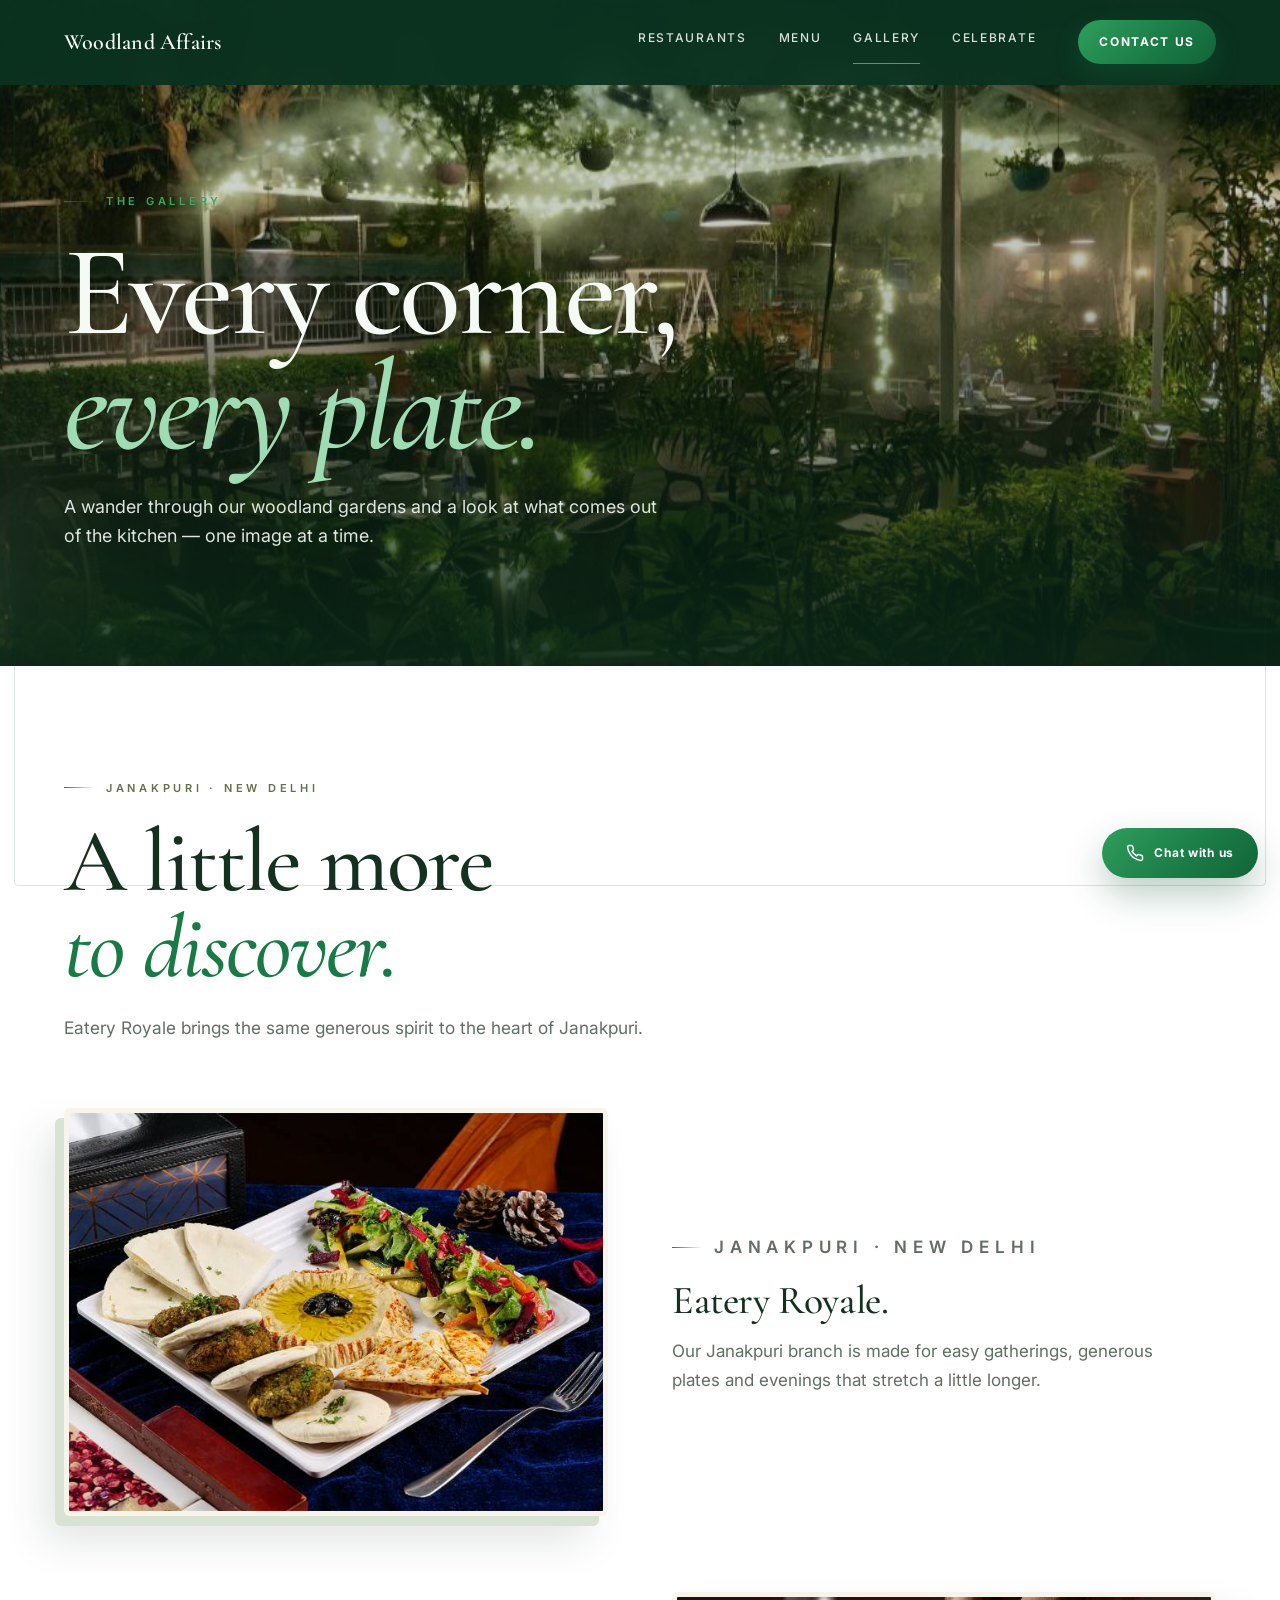
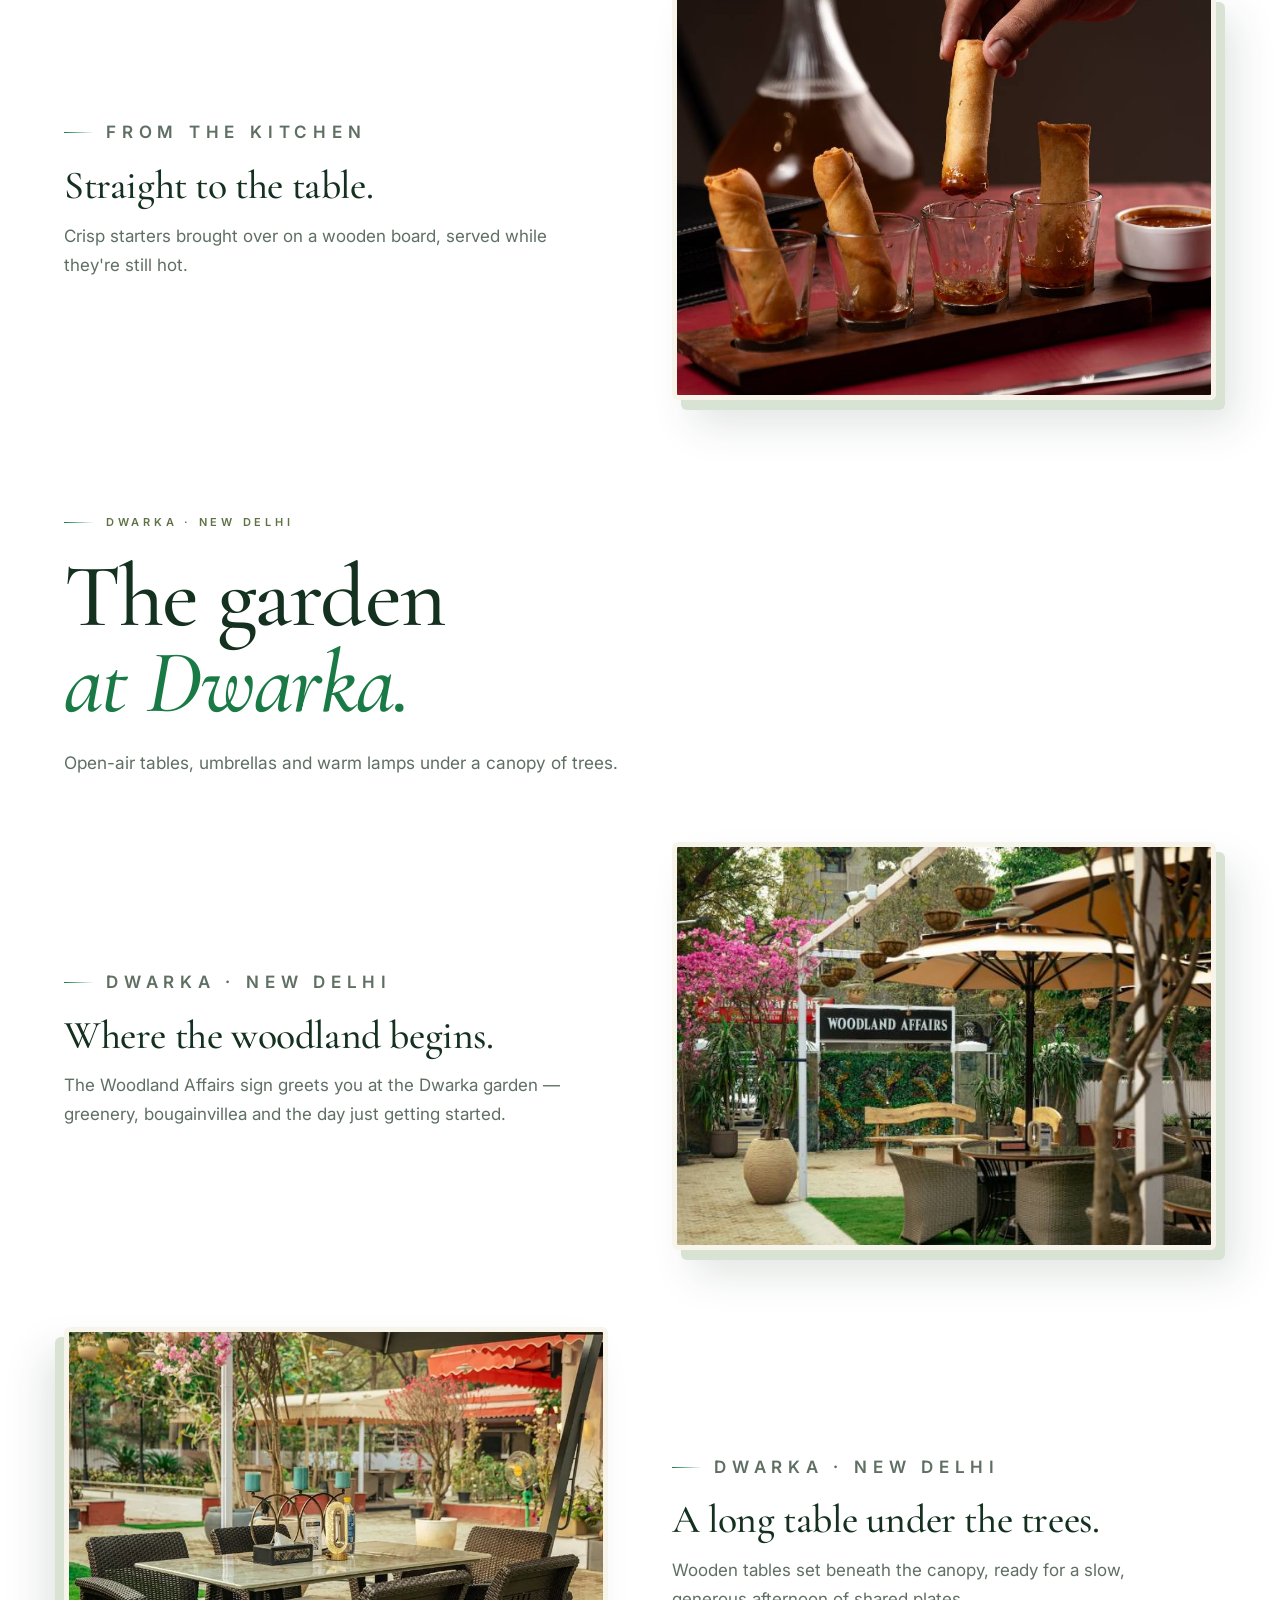
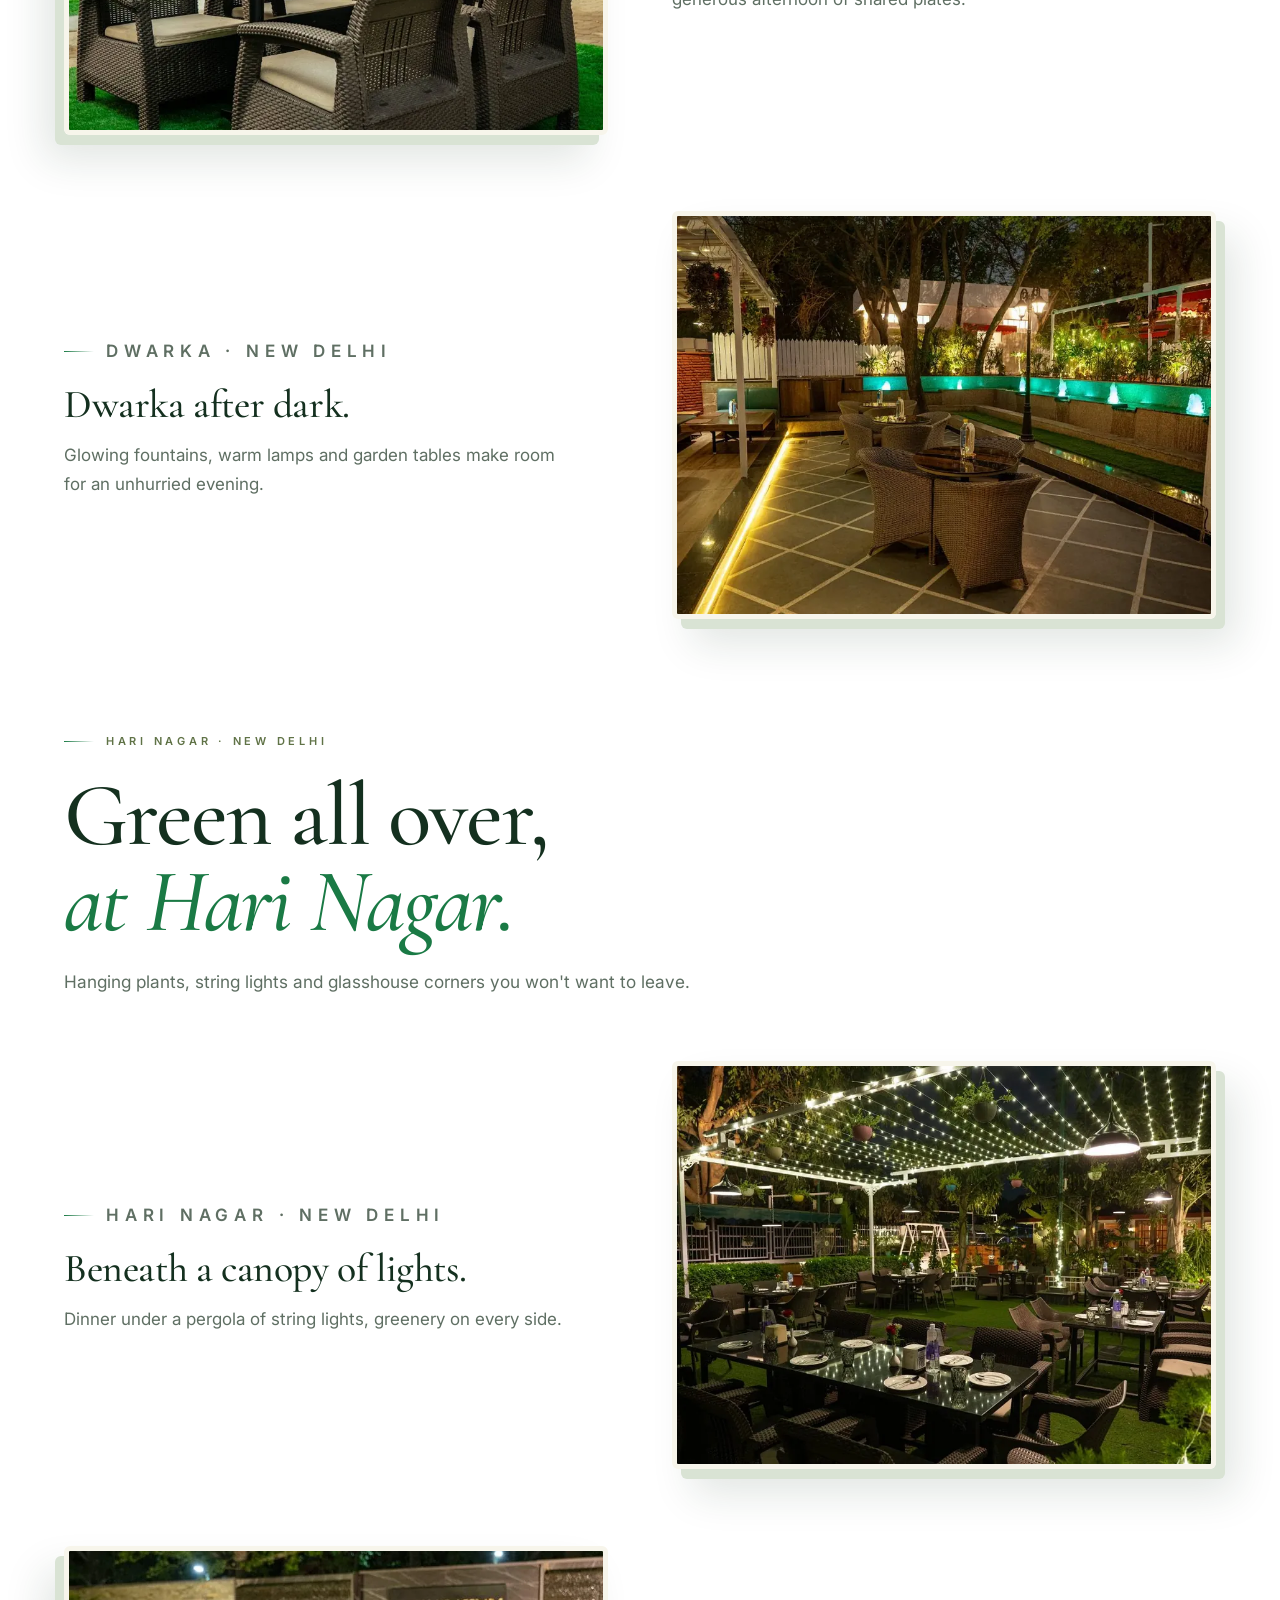
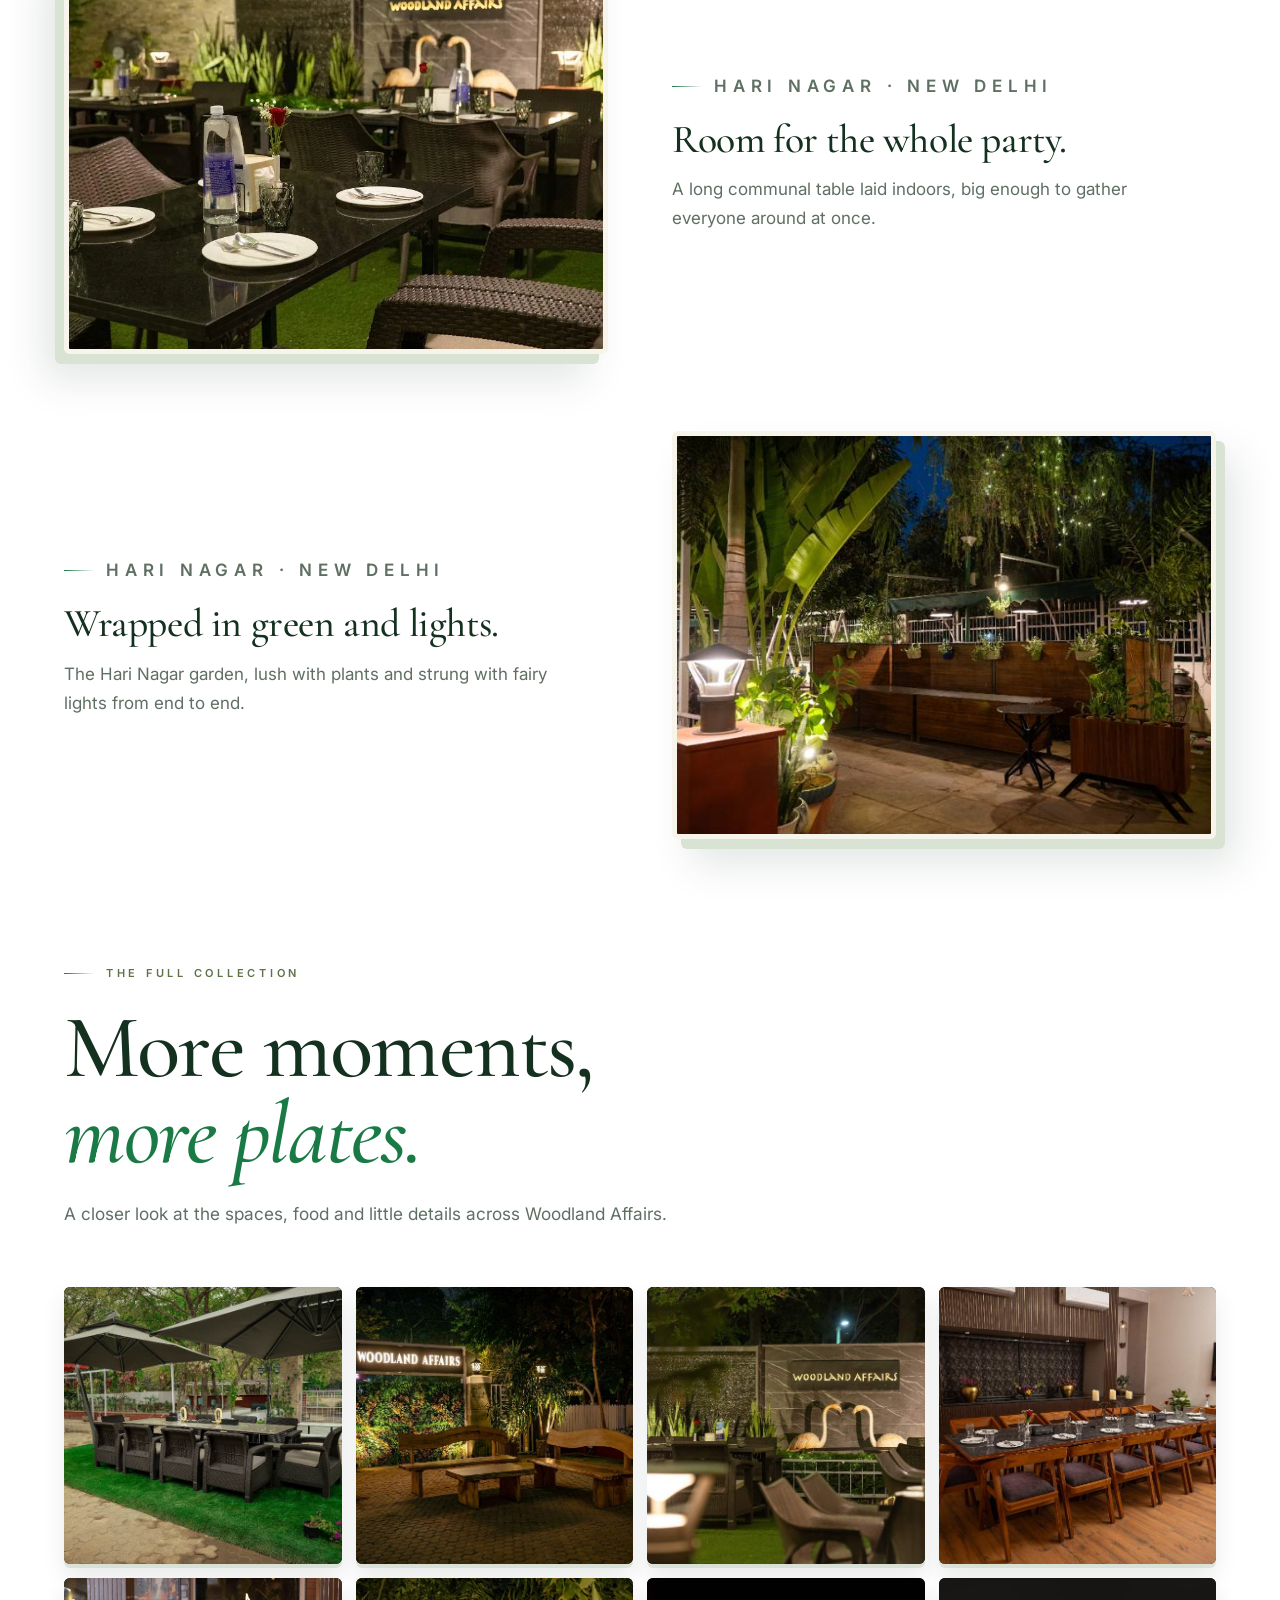
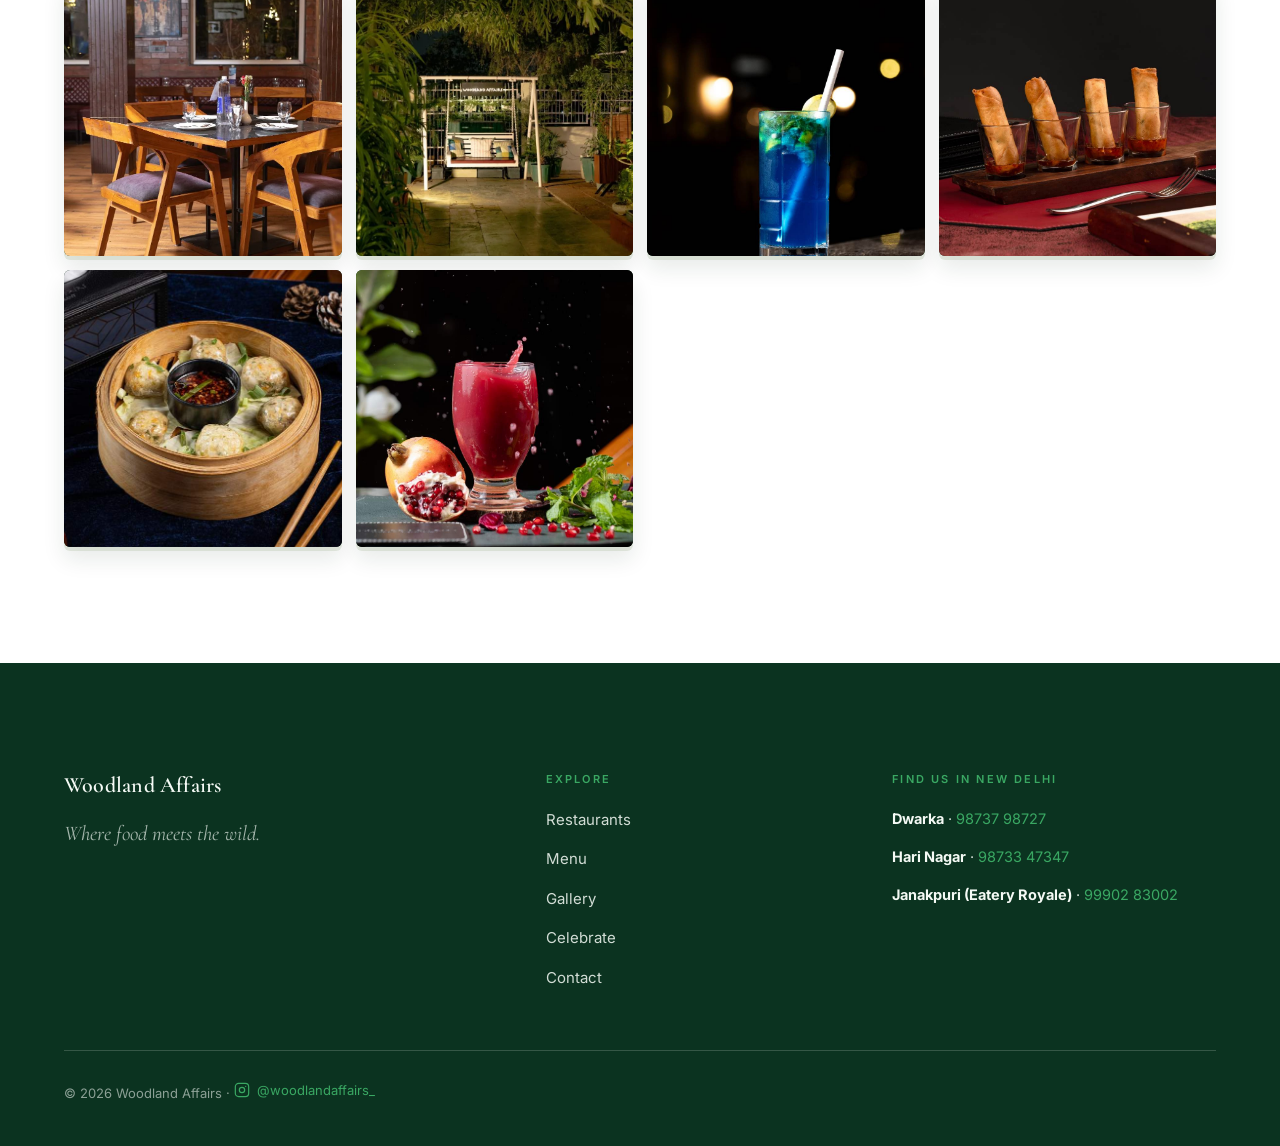
<file: gallery.html>
<!DOCTYPE html>
<html lang="en">
<head>
  <meta charset="utf-8" />
  <meta name="viewport" content="width=device-width, initial-scale=1" />
  <title>Gallery | Woodland Affairs</title>
  <meta name="description" content="A gallery of Woodland Affairs — the woodland-inspired gardens at Dwarka and Hari Nagar, and the food from our kitchens." />
  <meta property="og:title" content="Gallery — Woodland Affairs" />
  <meta property="og:description" content="Every corner, every plate." />
  <meta property="og:image" content="images/amb-hari-tables.jpg" />
  <link rel="icon" type="image/png" href="favicon.png?v=20261002-wa" />
  <link rel="preconnect" href="https://fonts.googleapis.com" />
  <link rel="preconnect" href="https://fonts.gstatic.com" crossorigin />
  <link href="https://fonts.googleapis.com/css2?family=Cormorant+Garamond:ital,wght@0,400;0,500;0,600;0,700;1,400;1,500;1,600&family=Inter:wght@400;500;600;700&display=swap" rel="stylesheet" media="print" onload="this.media='all'" /><noscript><link href="https://fonts.googleapis.com/css2?family=Cormorant+Garamond:ital,wght@0,400;0,500;0,600;0,700;1,400;1,500;1,600&family=Inter:wght@400;500;600;700&display=swap" rel="stylesheet" /></noscript>
  <script>document.documentElement.className += " js";</script>
  <link rel="stylesheet" href="theme.css?v=20261002-focus" />
  <style>
    .gsec { padding: clamp(64px,8vw,110px) 0 0; }
    .gsec:last-of-type { padding-bottom: clamp(72px,9vw,130px); }
    .gsec .sec-head { margin-bottom: clamp(40px,5vw,64px); }
    .gitem { display:grid; grid-template-columns:1fr 1fr; gap: clamp(28px,5vw,72px); align-items:center; }
    .gitem + .gitem { margin-top: clamp(44px,6vw,86px); }
    .gitem__media { border-radius: var(--radius); overflow:hidden; box-shadow: var(--shadow); aspect-ratio: 4/3; }
    .gitem__media img { width:100%; height:100%; object-fit:cover; transition: transform 1.2s ease; }
    .gitem:hover .gitem__media img { transform: scale(1.05); }
    .gitem__body .eyebrow { margin-bottom:18px; }
    .gitem__body h3 { font-size: clamp(27px,3.1vw,42px); line-height:1.02; margin-bottom:16px; }
    .gitem__body p { color: var(--muted); font-size: 17px; line-height:1.7; max-width: 46ch; }
    .gsec .gitem:nth-child(even) .gitem__media { order: 2; }
    /* Hari Nagar is the lead outlet, followed by Dwarka and Janakpuri. */
    main { display:flex; flex-direction:column; }
    main > .hero { order:0; }
    .mobile-gallery-video { display:none; }
    main > .gsec:nth-of-type(3) { order:1; }
    main > .gsec:nth-of-type(2) { order:2; }
    main > .gsec:nth-of-type(4) { order:3; }
    main > .more-gallery { order:4; }
    /* Keep the branch stories focused; the complete image collection follows below. */
    .branch-story .gitem:nth-of-type(n+5) { display:none; }
    .more-gallery { padding: clamp(72px,9vw,130px) 0; }
    .more-gallery .sec-head { margin-bottom: clamp(32px,5vw,58px); }
    .more-gallery__grid { display:grid; grid-template-columns:repeat(4,1fr); gap:14px; }
    .more-gallery__item { display:block; aspect-ratio:1; overflow:hidden; border-radius:var(--radius); background:var(--ink); }
    .more-gallery__item img { width:100%; height:100%; object-fit:cover; transition:transform .8s ease, filter .8s ease; }
    .more-gallery__item:hover img { transform:scale(1.06); filter:saturate(1.12); }
    @media (max-width: 860px){ .more-gallery__grid { grid-template-columns:repeat(2,1fr); } }
    @media (max-width: 760px){
      .mobile-gallery-video { display:block; order:1; padding:40px 0 0; }
      .mobile-gallery-video video { width:100%; max-height:75vh; border-radius:var(--radius); background:var(--ink); box-shadow:var(--shadow); pointer-events:none; }
      .mobile-gallery-video p { margin-top:14px; color:var(--muted); font-size:14px; }
      .mobile-gallery-video--janakpuri { padding:0 0 40px; }
      .mobile-gallery-video--collection { padding:0 0 32px; }
    }
    @media (max-width: 480px){ .more-gallery__grid { gap:8px; } }
    @media (max-width: 860px){
      .gitem { grid-template-columns:1fr; gap:22px; }
      .gsec .gitem:nth-child(even) .gitem__media { order:0; }
      .gitem__body h3 { font-size:26px; }
    }
  </style>
  <link rel="stylesheet" href="depth.css?v=20261002-audit" />
  <link rel="stylesheet" href="cinematic.css?v=20261002-audit" />
  <link rel="stylesheet" href="photo-viewer.css?v=20261002" />
</head>
<body>
  <div class="frame"></div>
  <div class="ambience"></div>

<header class="nav always-solid" id="nav">
    <div class="wrap nav__inner">
      <a class="brand" href="index.html#top" aria-label="Woodland Affairs home"><span class="brand__name">Woodland Affairs</span></a>
      <nav class="nav__links" aria-label="Main navigation">
        <a href="index.html#outlets">Restaurants</a>
        <a href="menu.html">Menu</a>
        <a href="gallery.html" class="active" aria-current="page">Gallery</a>
        <a href="celebrate.html">Celebrate</a>
        <a class="nav__contact" href="contact.html">Contact Us</a>
      </nav>
      <button class="nav__toggle" aria-label="Open navigation" aria-controls="mobile-navigation" aria-expanded="false"><span></span><span></span><span></span></button>
    </div>
    <nav class="nav__panel" id="mobile-navigation" aria-label="Mobile navigation">
        <a href="index.html#outlets">Restaurants</a>
        <a href="menu.html">Menu</a>
        <a href="gallery.html" class="active" aria-current="page">Gallery</a>
        <a href="celebrate.html">Celebrate</a>
        <a class="nav__contact" href="contact.html">Contact Us</a>
    </nav>
  </header>

  <main id="top">
    <section class="hero hero--short">
      <div class="hero__media"><img srcset="images/amb-hari-tables-480.webp 480w, images/amb-hari-tables-960.webp 960w, images/amb-hari-tables.jpg 1000w" sizes="100vw" width="1000" height="667" decoding="async" loading="eager" fetchpriority="high" src="images/amb-hari-tables.jpg" alt="Greenhouse dining under warm string lights" /></div>
      <div class="hero__overlay"></div>
      <div class="wrap hero__inner">
        <p class="eyebrow hero__eyebrow">The gallery</p>
        <h1 class="hero__title">Every corner,<br /><em>every plate.</em></h1>
        <p class="hero__dek">A wander through our woodland gardens and a look at what comes out of the kitchen — one image at a time.</p>
      </div>
    </section>
    <section class="mobile-gallery-video" aria-label="Woodland Affairs video">
      <div class="wrap">
        <video autoplay muted loop playsinline preload="metadata" poster="images/amb-hari-tables.jpg" aria-label="Woodland Affairs gallery video">
          <source src="hero-video.mp4" type="video/mp4" media="(max-width: 760px)" />
        </video>
        <p>A glimpse of Woodland Affairs in motion.</p>
      </div>
    </section>    <section class="gsec branch-story">
      <div class="wrap">
        <div class="sec-head" data-reveal>
          <p class="eyebrow">Dwarka · New Delhi</p>
          <h2 class="display">The garden<br /><em>at Dwarka.</em></h2>
          <p class="lead">Open-air tables, umbrellas and warm lamps under a canopy of trees.</p>
        </div>
        <div class="gitem" data-reveal>
          <div class="gitem__media"><img srcset="images/wa-dwarka-480.webp 480w, images/wa-dwarka.jpg 720w" sizes="(max-width: 760px) 100vw, 50vw" width="720" height="480" decoding="async" loading="lazy" src="images/wa-dwarka.jpg" alt="The Woodland Affairs sign greets you at the Dwarka garden — greenery, bougainvillea and the day just getting started." /></div>
          <div class="gitem__body">
            <p class="eyebrow">Dwarka · New Delhi</p>
            <h3>Where the woodland begins.</h3>
            <p>The Woodland Affairs sign greets you at the Dwarka garden — greenery, bougainvillea and the day just getting started.</p>
          </div>
        </div>
        <div class="gitem" data-reveal>
          <div class="gitem__media"><img srcset="images/amb-dwarka-dining-480.webp 480w, images/amb-dwarka-dining-960.webp 960w, images/amb-dwarka-dining.jpg 1200w" sizes="(max-width: 760px) 100vw, 50vw" width="1200" height="800" decoding="async" loading="lazy" src="images/amb-dwarka-dining.jpg" alt="Wooden tables set beneath the canopy, ready for a slow, generous afternoon of shared plates." /></div>
          <div class="gitem__body">
            <p class="eyebrow">Dwarka · New Delhi</p>
            <h3>A long table under the trees.</h3>
            <p>Wooden tables set beneath the canopy, ready for a slow, generous afternoon of shared plates.</p>
          </div>
        </div>
        <div class="gitem" data-reveal>
          <div class="gitem__media"><img srcset="images/wa-celebrate-480.webp 480w, images/wa-celebrate-960.webp 960w, images/wa-celebrate.jpg 1200w" sizes="(max-width: 760px) 100vw, 50vw" width="1200" height="800" decoding="async" loading="lazy" src="images/wa-celebrate.jpg" alt="Dwarka's garden at night, with glowing fountains and outdoor tables." /></div>
          <div class="gitem__body">
            <p class="eyebrow">Dwarka · New Delhi</p>
            <h3>Dwarka after dark.</h3>
            <p>Glowing fountains, warm lamps and garden tables make room for an unhurried evening.</p>
          </div>
        </div>
        <div class="gitem" data-reveal>
          <div class="gitem__media"><img srcset="images/amb-dwarka-table-480.webp 480w, images/amb-dwarka-table-960.webp 960w, images/amb-dwarka-table.jpg 1000w" sizes="(max-width: 760px) 100vw, 50vw" width="1000" height="667" decoding="async" loading="lazy" src="images/amb-dwarka-table.jpg" alt="A relaxed lounge setting with deep cushions, made for lingering long after the meal." /></div>
          <div class="gitem__body">
            <p class="eyebrow">Dwarka · New Delhi</p>
            <h3>Cane chairs, soft cushions.</h3>
            <p>A relaxed lounge setting with deep cushions, made for lingering long after the meal.</p>
          </div>
        </div>
        <div class="gitem" data-reveal>
          <div class="gitem__media"><img srcset="images/amb-hero-480.webp 480w, images/amb-hero-960.webp 960w, images/amb-hero.webp 1500w" sizes="(max-width: 760px) 100vw, 50vw" width="1500" height="1000" decoding="async" loading="lazy" src="images/amb-hero.webp" alt="As the light softens, the courtyard warms up — lamps on, umbrellas open, the garden at its best." /></div>
          <div class="gitem__body">
            <p class="eyebrow">Dwarka · New Delhi</p>
            <h3>A golden evening.</h3>
            <p>As the light softens, the courtyard warms up — lamps on, umbrellas open, the garden at its best.</p>
          </div>
        </div>
        <div class="gitem" data-reveal>
          <div class="gitem__media"><img srcset="images/gal-dwarka-2-480.webp 480w, images/gal-dwarka-2.jpg 900w" sizes="(max-width: 760px) 100vw, 50vw" width="900" height="600" decoding="async" loading="lazy" src="images/gal-dwarka-2.jpg" alt="Tucked beside the lawn under a wide umbrella, a quiet spot away from the sun." /></div>
          <div class="gitem__body">
            <p class="eyebrow">Dwarka · New Delhi</p>
            <h3>A shaded corner to linger.</h3>
            <p>Tucked beside the lawn under a wide umbrella, a quiet spot away from the sun.</p>
          </div>
        </div>
        <div class="gitem" data-reveal>
          <div class="gitem__media"><img srcset="images/amb-dwarka-eve-480.webp 480w, images/amb-dwarka-eve-960.webp 960w, images/amb-dwarka-eve.jpg 1000w" sizes="(max-width: 760px) 100vw, 50vw" width="1000" height="667" decoding="async" loading="lazy" src="images/amb-dwarka-eve.jpg" alt="Potted plants, paved paths and umbrellas as the afternoon cools into evening." /></div>
          <div class="gitem__body">
            <p class="eyebrow">Dwarka · New Delhi</p>
            <h3>Umbrellas and open sky.</h3>
            <p>Potted plants, paved paths and umbrellas as the afternoon cools into evening.</p>
          </div>
        </div>
        <div class="gitem" data-reveal>
          <div class="gitem__media"><img srcset="images/gal-dwarka-3-480.webp 480w, images/gal-dwarka-3.jpg 850w" sizes="(max-width: 760px) 100vw, 50vw" width="850" height="567" decoding="async" loading="lazy" src="images/gal-dwarka-3.jpg" alt="Once the sun goes down, the Woodland Affairs sign glows against the greenery." /></div>
          <div class="gitem__body">
            <p class="eyebrow">Dwarka · New Delhi</p>
            <h3>Our name in lights.</h3>
            <p>Once the sun goes down, the Woodland Affairs sign glows against the greenery.</p>
          </div>
        </div>
        <div class="gitem" data-reveal>
          <div class="gitem__media"><img srcset="images/wa-celebrate-480.webp 480w, images/wa-celebrate-960.webp 960w, images/wa-celebrate.jpg 1200w" sizes="(max-width: 760px) 100vw, 50vw" width="1200" height="800" decoding="async" loading="lazy" src="images/wa-celebrate.jpg" alt="Warm lamps and a lit water channel turn the garden into something a little magical at night." /></div>
          <div class="gitem__body">
            <p class="eyebrow">Dwarka · New Delhi</p>
            <h3>Dwarka after dark.</h3>
            <p>Warm lamps and a lit water channel turn the garden into something a little magical at night.</p>
          </div>
        </div>
      </div>
    </section>
    <section class="gsec branch-story">
      <div class="wrap">
        <div class="sec-head" data-reveal>
          <p class="eyebrow">Hari Nagar · New Delhi</p>
          <h2 class="display">Green all over,<br /><em>at Hari Nagar.</em></h2>
          <p class="lead">Hanging plants, string lights and glasshouse corners you won't want to leave.</p>
        </div>
        <div class="gitem" data-reveal>
          <div class="gitem__media"><img srcset="images/amb-hari-green-480.webp 480w, images/amb-hari-green-960.webp 960w, images/amb-hari-green.jpg 1200w" sizes="(max-width: 760px) 100vw, 50vw" width="1200" height="800" decoding="async" loading="lazy" src="images/amb-hari-green.jpg" alt="Dinner under a pergola of string lights, greenery on every side." /></div>
          <div class="gitem__body">
            <p class="eyebrow">Hari Nagar · New Delhi</p>
            <h3>Beneath a canopy of lights.</h3>
            <p>Dinner under a pergola of string lights, greenery on every side.</p>
          </div>
        </div>
        <div class="gitem" data-reveal>
          <div class="gitem__media"><img srcset="images/gal-hari-3-480.webp 480w, images/gal-hari-3.webp 850w" sizes="(max-width: 760px) 100vw, 50vw" width="850" height="1275" decoding="async" loading="lazy" src="images/gal-hari-3.webp" alt="A long communal table laid indoors, big enough to gather everyone around at once." /></div>
          <div class="gitem__body">
            <p class="eyebrow">Hari Nagar · New Delhi</p>
            <h3>Room for the whole party.</h3>
            <p>A long communal table laid indoors, big enough to gather everyone around at once.</p>
          </div>
        </div>
        <div class="gitem" data-reveal>
          <div class="gitem__media"><img srcset="images/wa-harinagar-480.webp 480w, images/wa-harinagar.jpg 720w" sizes="(max-width: 760px) 100vw, 50vw" width="720" height="480" decoding="async" loading="lazy" src="images/wa-harinagar.jpg" alt="The Hari Nagar garden, lush with plants and strung with fairy lights from end to end." /></div>
          <div class="gitem__body">
            <p class="eyebrow">Hari Nagar · New Delhi</p>
            <h3>Wrapped in green and lights.</h3>
            <p>The Hari Nagar garden, lush with plants and strung with fairy lights from end to end.</p>
          </div>
        </div>
        <div class="gitem" data-reveal>
          <div class="gitem__media"><img srcset="images/amb-hari-sign-480.webp 480w, images/amb-hari-sign-960.webp 960w, images/amb-hari-sign.webp 1000w" sizes="(max-width: 760px) 100vw, 50vw" width="1000" height="664" decoding="async" loading="lazy" src="images/amb-hari-sign.webp" alt="The Woodland Affairs signage wall, half-hidden in a wall of foliage." /></div>
          <div class="gitem__body">
            <p class="eyebrow">Hari Nagar · New Delhi</p>
            <h3>Framed in leaves.</h3>
            <p>The Woodland Affairs signage wall, half-hidden in a wall of foliage.</p>
          </div>
        </div>
        <div class="gitem" data-reveal>
          <div class="gitem__media"><img srcset="images/gal-hari-4-480.webp 480w, images/gal-hari-4.jpg 850w" sizes="(max-width: 760px) 100vw, 50vw" width="850" height="567" decoding="async" loading="lazy" src="images/gal-hari-4.jpg" alt="A quiet indoor table for a smaller gathering, wood-panelled and softly lit." /></div>
          <div class="gitem__body">
            <p class="eyebrow">Hari Nagar · New Delhi</p>
            <h3>Warm and unhurried.</h3>
            <p>A quiet indoor table for a smaller gathering, wood-panelled and softly lit.</p>
          </div>
        </div>
        <div class="gitem" data-reveal>
          <div class="gitem__media"><img srcset="images/amb-hari-tables-480.webp 480w, images/amb-hari-tables-960.webp 960w, images/amb-hari-tables.jpg 1000w" sizes="(max-width: 760px) 100vw, 50vw" width="1000" height="667" decoding="async" loading="lazy" src="images/amb-hari-tables.jpg" alt="Dining among the plants in the glasshouse, warm light pooling over the tables." /></div>
          <div class="gitem__body">
            <p class="eyebrow">Hari Nagar · New Delhi</p>
            <h3>A glasshouse glow.</h3>
            <p>Dining among the plants in the glasshouse, warm light pooling over the tables.</p>
          </div>
        </div>
        <div class="gitem" data-reveal>
          <div class="gitem__media"><img srcset="images/gal-hari-2-480.webp 480w, images/gal-hari-2.jpg 850w" sizes="(max-width: 760px) 100vw, 50vw" width="850" height="567" decoding="async" loading="lazy" src="images/gal-hari-2.jpg" alt="A cane chair and a lantern tucked into a leafy corner of the garden." /></div>
          <div class="gitem__body">
            <p class="eyebrow">Hari Nagar · New Delhi</p>
            <h3>A lantern-lit nook.</h3>
            <p>A cane chair and a lantern tucked into a leafy corner of the garden.</p>
          </div>
        </div>
        <div class="gitem" data-reveal>
          <div class="gitem__media"><img srcset="images/amb-hari-interior-480.webp 480w, images/amb-hari-interior-960.webp 960w, images/amb-hari-interior.webp 1000w" sizes="(max-width: 760px) 100vw, 50vw" width="1000" height="666" decoding="async" loading="lazy" src="images/amb-hari-interior.webp" alt="The long indoor table set and ready, place settings gleaming under the lights." /></div>
          <div class="gitem__body">
            <p class="eyebrow">Hari Nagar · New Delhi</p>
            <h3>Laid and waiting.</h3>
            <p>The long indoor table set and ready, place settings gleaming under the lights.</p>
          </div>
        </div>
        <div class="gitem" data-reveal>
          <div class="gitem__media"><img srcset="images/gal-hari-5-480.webp 480w, images/gal-hari-5.webp 850w" sizes="(max-width: 760px) 100vw, 50vw" width="850" height="1275" decoding="async" loading="lazy" src="images/gal-hari-5.webp" alt="Greenhouse dining after dark, string lights doing all the work." /></div>
          <div class="gitem__body">
            <p class="eyebrow">Hari Nagar · New Delhi</p>
            <h3>Lit for the evening.</h3>
            <p>Greenhouse dining after dark, string lights doing all the work.</p>
          </div>
        </div>
        <div class="gitem" data-reveal>
          <div class="gitem__media"><img srcset="images/wa-celebrate-3-480.webp 480w, images/wa-celebrate-3.jpg 760w" sizes="(max-width: 760px) 100vw, 50vw" width="760" height="1140" decoding="async" loading="lazy" src="images/wa-celebrate-3.jpg" alt="A table dressed for a special evening, under the leaves and the lights." /></div>
          <div class="gitem__body">
            <p class="eyebrow">Hari Nagar · New Delhi</p>
            <h3>Set for a celebration.</h3>
            <p>A table dressed for a special evening, under the leaves and the lights.</p>
          </div>
        </div>
        <div class="gitem" data-reveal>
          <div class="gitem__media"><img srcset="images/wa-celebrate-2-480.webp 480w, images/wa-celebrate-2.webp 760w" sizes="(max-width: 760px) 100vw, 50vw" width="760" height="1140" decoding="async" loading="lazy" src="images/wa-celebrate-2.webp" alt="A garden swing under the trees at night — somewhere to step away for a minute." /></div>
          <div class="gitem__body">
            <p class="eyebrow">Hari Nagar · New Delhi</p>
            <h3>A quiet moment to yourself.</h3>
            <p>A garden swing under the trees at night — somewhere to step away for a minute.</p>
          </div>
        </div>
      </div>
    </section>
    <section class="gsec branch-story">
      <div class="wrap">
        <div class="mobile-gallery-video mobile-gallery-video--janakpuri" aria-label="Eatery Royale video">
          <video autoplay muted loop playsinline preload="metadata" poster="images/wa-janakpuri.jpg" aria-label="Eatery Royale video">
            <source src="eatery-royale.mp4" type="video/mp4" media="(max-width: 760px)" />
          </video>
          <p>Step inside Eatery Royale.</p>
        </div>
        <div class="sec-head" data-reveal>
          <p class="eyebrow">Janakpuri · New Delhi</p>
          <h2 class="display">A little more<br /><em>to discover.</em></h2>
          <p class="lead">Eatery Royale brings the same generous spirit to the heart of Janakpuri.</p>
        </div>
        <div class="gitem" data-reveal>
          <div class="gitem__media"><img srcset="images/wa-janakpuri-480.webp 480w, images/wa-janakpuri.jpg 720w" sizes="(max-width: 760px) 100vw, 50vw" width="720" height="480" decoding="async" loading="lazy" src="images/wa-janakpuri.jpg" alt="A little of everything — kebabs, dips, salad and warm breads on one generous plate." /></div>
          <div class="gitem__body">
            <p class="eyebrow">Janakpuri · New Delhi</p>
            <h3>Eatery Royale.</h3>
            <p>Our Janakpuri branch is made for easy gatherings, generous plates and evenings that stretch a little longer.</p>
          </div>
        </div>
        <div class="gitem" data-reveal>
          <div class="gitem__media"><img srcset="images/food-tall1-480.webp 480w, images/food-tall1.jpg 900w" sizes="(max-width: 760px) 100vw, 50vw" width="900" height="1125" decoding="async" loading="lazy" src="images/food-tall1.jpg" alt="Crisp starters brought over on a wooden board, served while they're still hot." /></div>
          <div class="gitem__body">
            <p class="eyebrow">From the kitchen</p>
            <h3>Straight to the table.</h3>
            <p>Crisp starters brought over on a wooden board, served while they're still hot.</p>
          </div>
        </div>
        <div class="gitem" data-reveal>
          <div class="gitem__media"><img srcset="images/food-feat-480.webp 480w, images/food-feat-960.webp 960w, images/food-feat.webp 1200w" sizes="(max-width: 760px) 100vw, 50vw" width="1200" height="800" decoding="async" loading="lazy" src="images/food-feat.webp" alt="Soft tacos paired with a bowl of warm broth — comfort, plated." /></div>
          <div class="gitem__body">
            <p class="eyebrow">From the kitchen</p>
            <h3>Something warm alongside.</h3>
            <p>Soft tacos paired with a bowl of warm broth — comfort, plated.</p>
          </div>
        </div>
        <div class="gitem" data-reveal>
          <div class="gitem__media"><img srcset="images/gal-food-3-480.webp 480w, images/gal-food-3.jpg 900w" sizes="(max-width: 760px) 100vw, 50vw" width="900" height="600" decoding="async" loading="lazy" src="images/gal-food-3.jpg" alt="A mixed kebab board with fresh green chutney and a squeeze of lemon." /></div>
          <div class="gitem__body">
            <p class="eyebrow">From the kitchen</p>
            <h3>Chutney on the side.</h3>
            <p>A mixed kebab board with fresh green chutney and a squeeze of lemon.</p>
          </div>
        </div>
        <div class="gitem" data-reveal>
          <div class="gitem__media"><img srcset="images/food-tall3-480.webp 480w, images/food-tall3.webp 900w" sizes="(max-width: 760px) 100vw, 50vw" width="900" height="1125" decoding="async" loading="lazy" src="images/food-tall3.webp" alt="A tall berry cooler, fruit and ice, to go with the meal." /></div>
          <div class="gitem__body">
            <p class="eyebrow">From the kitchen</p>
            <h3>A cooler for the evening.</h3>
            <p>A tall berry cooler, fruit and ice, to go with the meal.</p>
          </div>
        </div>
        <div class="gitem" data-reveal>
          <div class="gitem__media"><img srcset="images/gal-food-6-480.webp 480w, images/gal-food-6.jpg 850w" sizes="(max-width: 760px) 100vw, 50vw" width="850" height="567" decoding="async" loading="lazy" src="images/gal-food-6.jpg" alt="Soft steamed momos in a bamboo basket with a fiery red dip." /></div>
          <div class="gitem__body">
            <p class="eyebrow">From the kitchen</p>
            <h3>Fresh from the steamer.</h3>
            <p>Soft steamed momos in a bamboo basket with a fiery red dip.</p>
          </div>
        </div>
        <div class="gitem" data-reveal>
          <div class="gitem__media"><img srcset="images/food-land2-480.webp 480w, images/food-land2-960.webp 960w, images/food-land2.jpg 1100w" sizes="(max-width: 760px) 100vw, 50vw" width="1100" height="733" decoding="async" loading="lazy" src="images/food-land2.jpg" alt="Warm molten chocolate against cool vanilla — the sweet end to the evening." /></div>
          <div class="gitem__body">
            <p class="eyebrow">From the kitchen</p>
            <h3>A molten finish.</h3>
            <p>Warm molten chocolate against cool vanilla — the sweet end to the evening.</p>
          </div>
        </div>
        <div class="gitem" data-reveal>
          <div class="gitem__media"><img srcset="images/gal-food-10-480.webp 480w, images/gal-food-10.jpg 850w" sizes="(max-width: 760px) 100vw, 50vw" width="850" height="567" decoding="async" loading="lazy" src="images/gal-food-10.jpg" alt="Paneer and veg tikka in yellows, reds and greens, char-grilled on a board." /></div>
          <div class="gitem__body">
            <p class="eyebrow">From the kitchen</p>
            <h3>Tikka in every colour.</h3>
            <p>Paneer and veg tikka in yellows, reds and greens, char-grilled on a board.</p>
          </div>
        </div>
        <div class="gitem" data-reveal>
          <div class="gitem__media"><img srcset="images/gal-food-1-480.webp 480w, images/gal-food-1.jpg 900w" sizes="(max-width: 760px) 100vw, 50vw" width="900" height="1125" decoding="async" loading="lazy" src="images/gal-food-1.jpg" alt="Cool, tall and blue — a mocktail made to be photographed." /></div>
          <div class="gitem__body">
            <p class="eyebrow">From the kitchen</p>
            <h3>The Blue Lagoon.</h3>
            <p>Cool, tall and blue — a mocktail made to be photographed.</p>
          </div>
        </div>
        <div class="gitem" data-reveal>
          <div class="gitem__media"><img srcset="images/gal-food-5-480.webp 480w, images/gal-food-5.jpg 850w" sizes="(max-width: 760px) 100vw, 50vw" width="850" height="567" decoding="async" loading="lazy" src="images/gal-food-5.jpg" alt="Cheese-stuffed garlic bread, golden on top, with a dip on the side." /></div>
          <div class="gitem__body">
            <p class="eyebrow">From the kitchen</p>
            <h3>Still steaming.</h3>
            <p>Cheese-stuffed garlic bread, golden on top, with a dip on the side.</p>
          </div>
        </div>
        <div class="gitem" data-reveal>
          <div class="gitem__media"><img srcset="images/food-tall2-480.webp 480w, images/food-tall2.webp 900w" sizes="(max-width: 760px) 100vw, 50vw" width="900" height="1350" decoding="async" loading="lazy" src="images/food-tall2.webp" alt="Loaded soft tacos, piled high and served straight away." /></div>
          <div class="gitem__body">
            <p class="eyebrow">From the kitchen</p>
            <h3>Fresh off the pass.</h3>
            <p>Loaded soft tacos, piled high and served straight away.</p>
          </div>
        </div>
        <div class="gitem" data-reveal>
          <div class="gitem__media"><img srcset="images/gal-food-11-480.webp 480w, images/gal-food-11.jpg 850w" sizes="(max-width: 760px) 100vw, 50vw" width="850" height="567" decoding="async" loading="lazy" src="images/gal-food-11.jpg" alt="Seekh kebabs off the grill, rolled and plated on a long board." /></div>
          <div class="gitem__body">
            <p class="eyebrow">From the kitchen</p>
            <h3>Char-grilled and rolled.</h3>
            <p>Seekh kebabs off the grill, rolled and plated on a long board.</p>
          </div>
        </div>
        <div class="gitem" data-reveal>
          <div class="gitem__media"><img srcset="images/gal-food-9-480.webp 480w, images/gal-food-9.jpg 850w" sizes="(max-width: 760px) 100vw, 50vw" width="850" height="1063" decoding="async" loading="lazy" src="images/gal-food-9.jpg" alt="A pomegranate cooler caught mid-pour, fresh fruit alongside." /></div>
          <div class="gitem__body">
            <p class="eyebrow">From the kitchen</p>
            <h3>Mid-splash.</h3>
            <p>A pomegranate cooler caught mid-pour, fresh fruit alongside.</p>
          </div>
        </div>
        <div class="gitem" data-reveal>
          <div class="gitem__media"><img srcset="images/gal-food-2-480.webp 480w, images/gal-food-2.jpg 900w" sizes="(max-width: 760px) 100vw, 50vw" width="900" height="1125" decoding="async" loading="lazy" src="images/gal-food-2.jpg" alt="Golden fried rolls on a wooden board, crunchy and hot." /></div>
          <div class="gitem__body">
            <p class="eyebrow">From the kitchen</p>
            <h3>Crisp at the edges.</h3>
            <p>Golden fried rolls on a wooden board, crunchy and hot.</p>
          </div>
        </div>
        <div class="gitem" data-reveal>
          <div class="gitem__media"><img srcset="images/food-plate-480.webp 480w, images/food-plate-960.webp 960w, images/food-plate.jpg 1000w" sizes="(max-width: 760px) 100vw, 50vw" width="1000" height="667" decoding="async" loading="lazy" src="images/food-plate.jpg" alt="A hearty warm bowl paired with a crisp, colourful salad." /></div>
          <div class="gitem__body">
            <p class="eyebrow">From the kitchen</p>
            <h3>A bright, fresh salad.</h3>
            <p>A hearty warm bowl paired with a crisp, colourful salad.</p>
          </div>
        </div>
        <div class="gitem" data-reveal>
          <div class="gitem__media"><img srcset="images/gal-food-7-480.webp 480w, images/gal-food-7.jpg 850w" sizes="(max-width: 760px) 100vw, 50vw" width="850" height="567" decoding="async" loading="lazy" src="images/gal-food-7.jpg" alt="A savoury waffle finished with a drizzle and a scatter of vegetables." /></div>
          <div class="gitem__body">
            <p class="eyebrow">From the kitchen</p>
            <h3>Drizzled and dressed.</h3>
            <p>A savoury waffle finished with a drizzle and a scatter of vegetables.</p>
          </div>
        </div>
      </div>
    </section>
    <section class="more-gallery">
      <div class="wrap">
        <div class="sec-head" data-reveal>
          <p class="eyebrow">The full collection</p>
          <h2 class="display">More moments,<br /><em>more plates.</em></h2>
          <p class="lead">A closer look at the spaces, food and little details across Woodland Affairs.</p>
        </div>
        <div class="mobile-gallery-video mobile-gallery-video--collection" aria-label="Woodland Affairs collection video">
          <video autoplay muted loop playsinline preload="metadata" poster="images/amb-hari-tables.jpg" aria-label="Woodland Affairs gallery highlights video">
            <source src="gallery-highlights.mp4" type="video/mp4" media="(max-width: 760px)" />
          </video>
        </div>
        <div class="more-gallery__grid" data-reveal>
          <a class="more-gallery__item" href="images/gal-dwarka-2.jpg"><img srcset="images/gal-dwarka-2-480.webp 480w, images/gal-dwarka-2.jpg 900w" sizes="(max-width: 760px) 100vw, 50vw" width="900" height="600" decoding="async" src="images/gal-dwarka-2.jpg" alt="A shaded corner at the Dwarka garden." loading="lazy" /></a>
          <a class="more-gallery__item" href="images/gal-dwarka-3.jpg"><img srcset="images/gal-dwarka-3-480.webp 480w, images/gal-dwarka-3.jpg 850w" sizes="(max-width: 760px) 100vw, 50vw" width="850" height="567" decoding="async" src="images/gal-dwarka-3.jpg" alt="Woodland Affairs Dwarka after dark." loading="lazy" /></a>
          <a class="more-gallery__item" href="images/gal-hari-2.jpg"><img srcset="images/gal-hari-2-480.webp 480w, images/gal-hari-2.jpg 850w" sizes="(max-width: 760px) 100vw, 50vw" width="850" height="567" decoding="async" src="images/gal-hari-2.jpg" alt="A lantern-lit corner at Hari Nagar." loading="lazy" /></a>
          <a class="more-gallery__item" href="images/gal-hari-4.jpg"><img srcset="images/gal-hari-4-480.webp 480w, images/gal-hari-4.jpg 850w" sizes="(max-width: 760px) 100vw, 50vw" width="850" height="567" decoding="async" src="images/gal-hari-4.jpg" alt="A softly lit indoor table at Hari Nagar." loading="lazy" /></a>
          <a class="more-gallery__item" href="images/gal-hari-5.webp"><img srcset="images/gal-hari-5-480.webp 480w, images/gal-hari-5.webp 850w" sizes="(max-width: 760px) 100vw, 50vw" width="850" height="1275" decoding="async" src="images/gal-hari-5.webp" alt="Greenhouse dining after dark." loading="lazy" /></a>
          <a class="more-gallery__item" href="images/wa-celebrate-2.webp"><img srcset="images/wa-celebrate-2-480.webp 480w, images/wa-celebrate-2.webp 760w" sizes="(max-width: 760px) 100vw, 50vw" width="760" height="1140" decoding="async" src="images/wa-celebrate-2.webp" alt="A garden swing under the trees." loading="lazy" /></a>
          <a class="more-gallery__item" href="images/gal-food-1.jpg"><img srcset="images/gal-food-1-480.webp 480w, images/gal-food-1.jpg 900w" sizes="(max-width: 760px) 100vw, 50vw" width="900" height="1125" decoding="async" src="images/gal-food-1.jpg" alt="A bright blue mocktail." loading="lazy" /></a>
          <a class="more-gallery__item" href="images/gal-food-2.jpg"><img srcset="images/gal-food-2-480.webp 480w, images/gal-food-2.jpg 900w" sizes="(max-width: 760px) 100vw, 50vw" width="900" height="1125" decoding="async" src="images/gal-food-2.jpg" alt="Golden fried rolls on a wooden board." loading="lazy" /></a>
          <a class="more-gallery__item" href="images/gal-food-6.jpg"><img srcset="images/gal-food-6-480.webp 480w, images/gal-food-6.jpg 850w" sizes="(max-width: 760px) 100vw, 50vw" width="850" height="567" decoding="async" src="images/gal-food-6.jpg" alt="Steamed momos with red dip." loading="lazy" /></a>
          <a class="more-gallery__item" href="images/gal-food-9.jpg"><img srcset="images/gal-food-9-480.webp 480w, images/gal-food-9.jpg 850w" sizes="(max-width: 760px) 100vw, 50vw" width="850" height="1063" decoding="async" src="images/gal-food-9.jpg" alt="A pomegranate cooler." loading="lazy" /></a>
        </div>
      </div>
    </section>
  </main>

  <footer class="footer">
    <div class="wrap">
      <div class="footer__grid">
        <div class="footer__brand">
          <a class="brand" href="index.html#top"><span class="brand__name">Woodland Affairs</span></a>
          <p>Where food meets the wild.</p>
        </div>
        <div>
          <h4>Explore</h4>
          <div class="footer__links">
            <a href="index.html#outlets">Restaurants</a>
            <a href="menu.html">Menu</a>
            <a href="gallery.html">Gallery</a>
            <a href="celebrate.html">Celebrate</a>
            <a href="contact.html">Contact</a>
          </div>
        </div>
        <div class="footer__contact">
          <h4>Find us in New Delhi</h4>
          <p><strong style="color:var(--cream)">Dwarka</strong> · <a href="tel:+919873798727">98737 98727</a></p>
          <p><strong style="color:var(--cream)">Hari Nagar</strong> · <a href="tel:+919873347347">98733 47347</a></p>
          <p><strong style="color:var(--cream)">Janakpuri (Eatery Royale)</strong> · <a href="tel:+919990283002">99902 83002</a></p>
        </div>
      </div>
      <div class="footer__bottom">
        <span>© 2026 Woodland Affairs · <a class="footer__instagram" href="https://www.instagram.com/woodlandaffairs_/" target="_blank" rel="noopener noreferrer" aria-label="Woodland Affairs on Instagram: @woodlandaffairs_"><svg viewBox="0 0 24 24" fill="none" stroke="currentColor" stroke-width="1.8" stroke-linecap="round" stroke-linejoin="round" aria-hidden="true"><rect x="2" y="2" width="20" height="20" rx="5"/><circle cx="12" cy="12" r="4"/><circle cx="17.5" cy="6.5" r="1" fill="currentColor" stroke="none"/></svg>@woodlandaffairs_</a></span>
      </div>
    </div>
  </footer>
  <!-- FLOATING CALL -->
  <a class="fab-call" href="https://wa.me/919873347347?text=Hello%20Woodland%20Affairs%21%20I%20would%20like%20to%20enquire%20about%20booking%20a%20table." target="_blank" rel="noopener" aria-label="Message Woodland Affairs on WhatsApp about a table">
    <svg viewBox="0 0 24 24" fill="none" stroke="currentColor" stroke-width="2"><path d="M22 16.9v3a2 2 0 0 1-2.2 2 19.8 19.8 0 0 1-8.6-3 19.5 19.5 0 0 1-6-6 19.8 19.8 0 0 1-3-8.6A2 2 0 0 1 4.1 2h3a2 2 0 0 1 2 1.7c.1 1 .4 1.9.7 2.8a2 2 0 0 1-.5 2.1L8.1 9.9a16 16 0 0 0 6 6l1.3-1.3a2 2 0 0 1 2.1-.4c.9.3 1.8.6 2.8.7a2 2 0 0 1 1.7 2z"/></svg>
    <span>Chat with us</span>
  </a>

  <script src="app.js?v=20261002-focus"></script>
  <script src="cinematic.js?v=20261002-audit"></script>
  <script src="photo-viewer.js?v=20261002-static-only"></script>
</body>
</html>
</file>
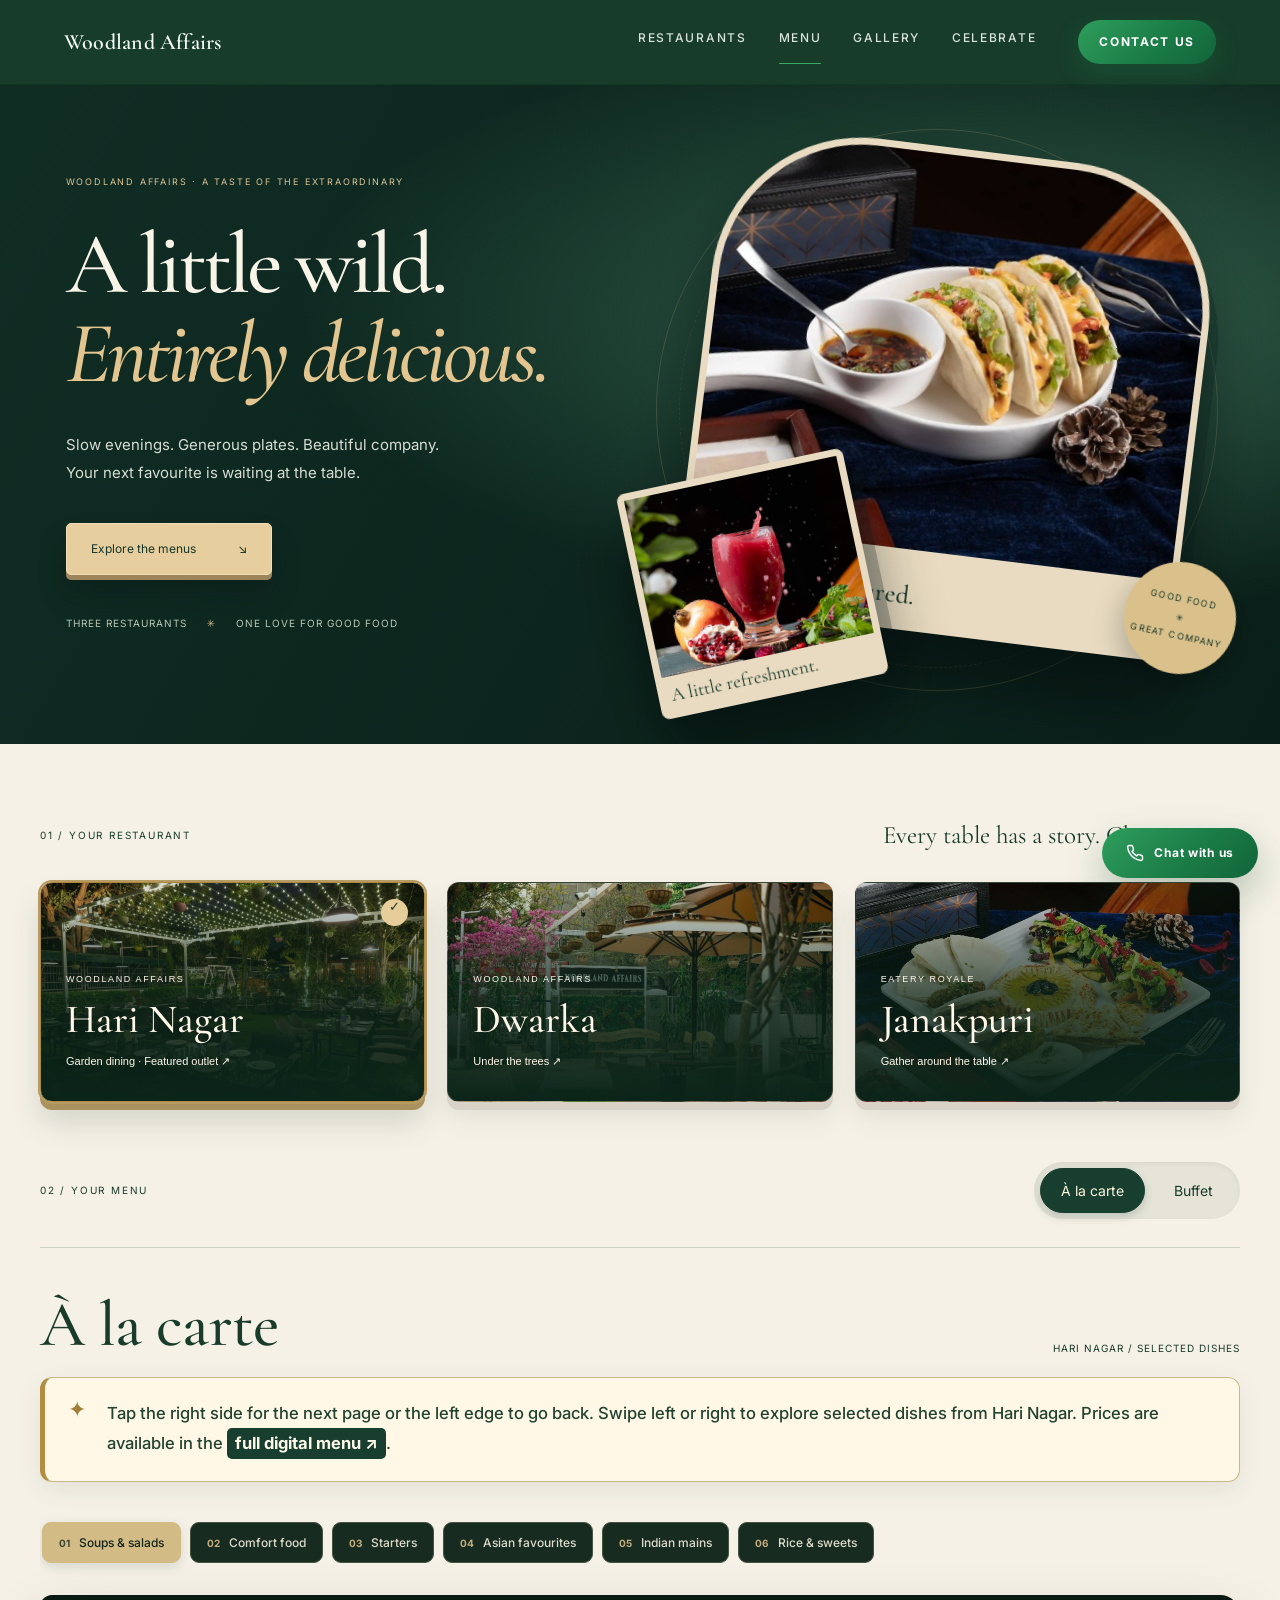
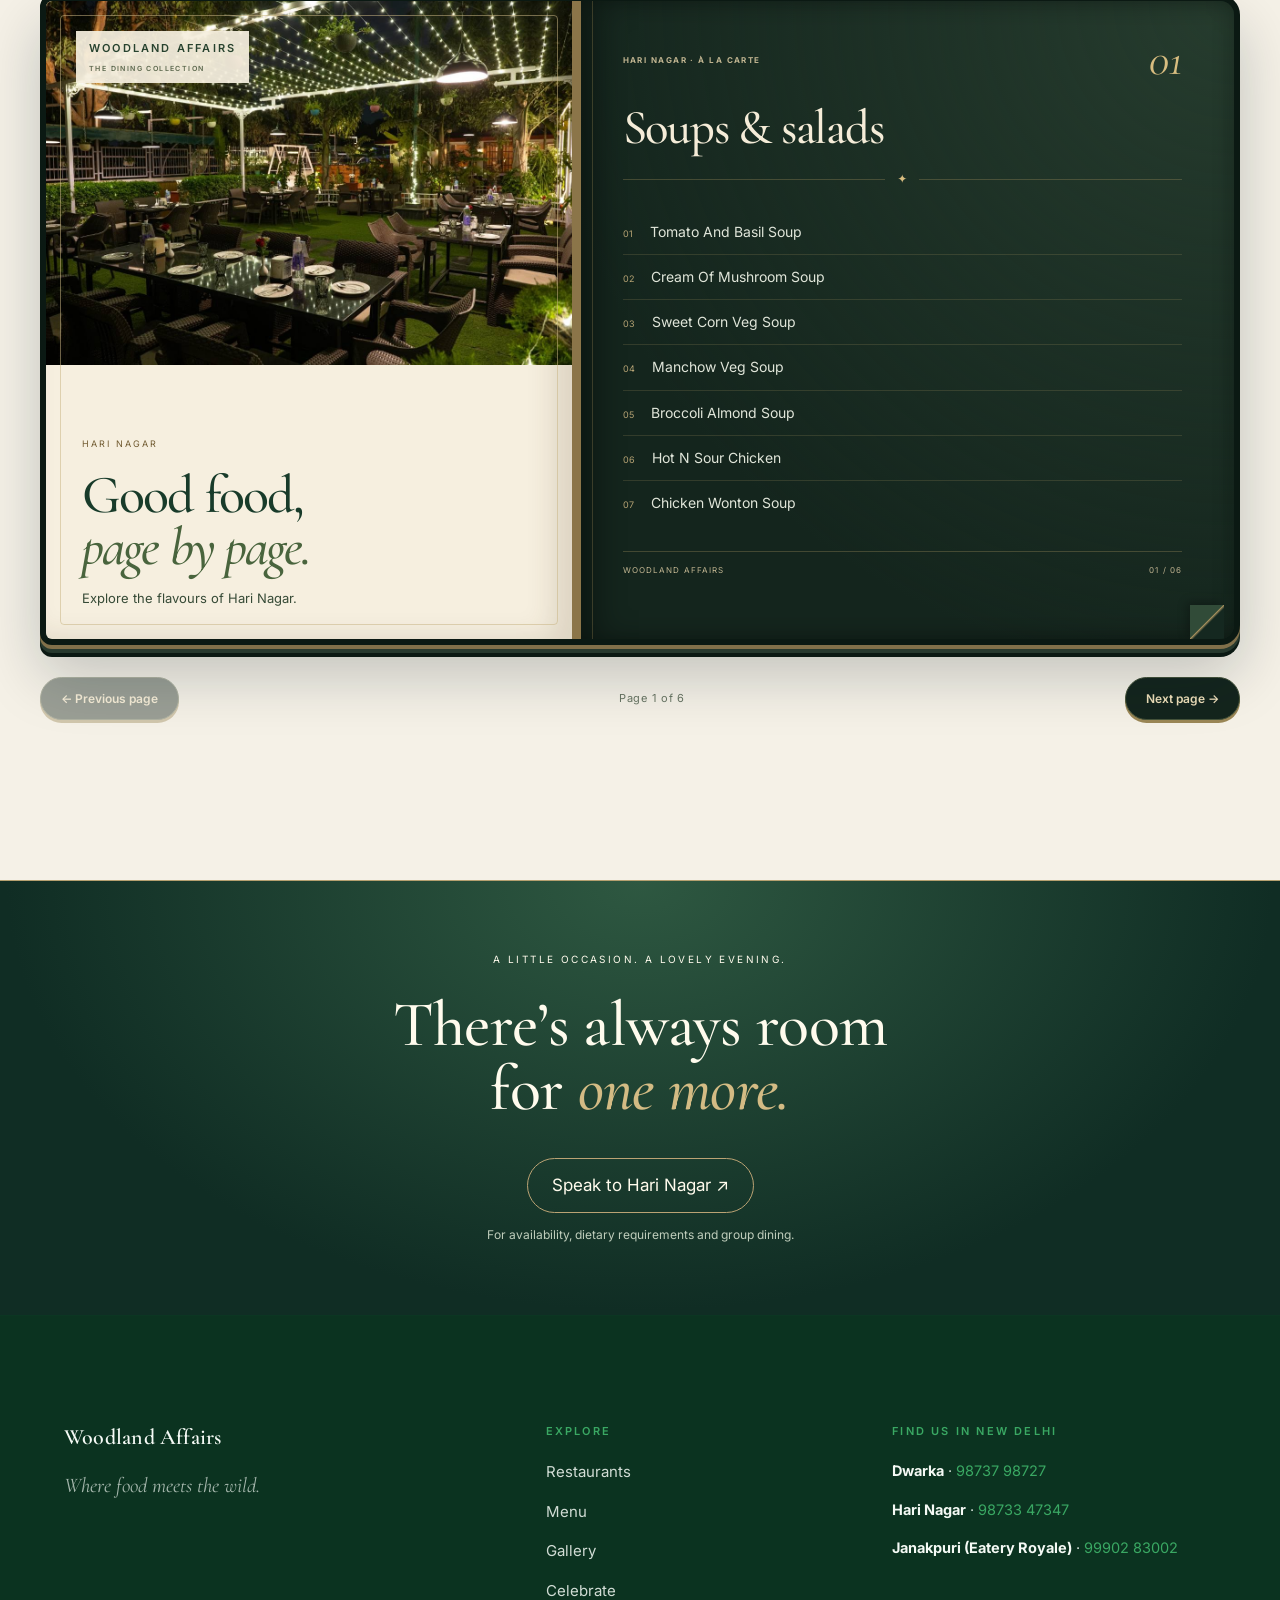
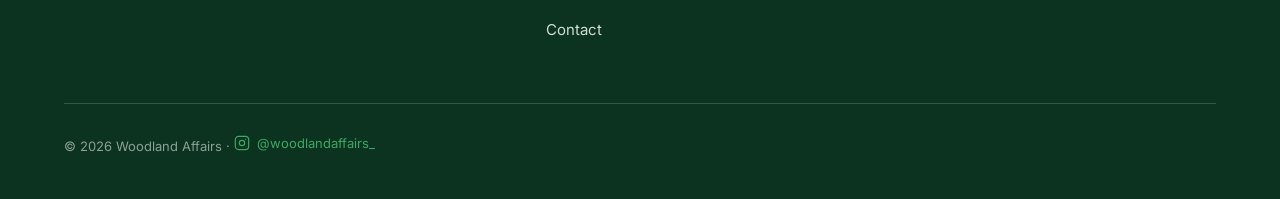
<file: menu.html>
<!DOCTYPE html>
<html lang="en">
<head>
<meta charset="utf-8"><meta name="viewport" content="width=device-width, initial-scale=1">
<title>Our Menus | Woodland Affairs</title>
<meta name="description" content="Browse outlet specific Woodland Affairs dishes and buffet packages for Hari Nagar and Dwarka.">
<link rel="icon" type="image/png" href="favicon.png?v=20261002-wa"><link rel="stylesheet" href="theme.css?v=20261002-focus"><link rel="stylesheet" href="menu.css?v=20261002-audit">
<link href="https://fonts.googleapis.com/css2?family=Cormorant+Garamond:ital,wght@0,400;0,500;0,600;1,400;1,500&family=Inter:wght@400;500;600&display=swap" rel="stylesheet">
  <link rel="stylesheet" href="depth.css?v=20261002-audit" />
  <link rel="stylesheet" href="cinematic.css?v=20261002-audit" />
  <link rel="stylesheet" href="book.css?v=20261003-smooth-flip" />
  <link rel="stylesheet" href="photo-viewer.css?v=20261002" />
</head>
<body class="menu-page">
<header class="nav always-solid" id="nav">
    <div class="wrap nav__inner">
      <a class="brand" href="index.html#top" aria-label="Woodland Affairs home"><span class="brand__name">Woodland Affairs</span></a>
      <nav class="nav__links" aria-label="Main navigation">
        <a href="index.html#outlets">Restaurants</a>
        <a href="menu.html" class="active" aria-current="page">Menu</a>
        <a href="gallery.html">Gallery</a>
        <a href="celebrate.html">Celebrate</a>
        <a class="nav__contact" href="contact.html">Contact Us</a>
      </nav>
      <button class="nav__toggle" aria-label="Open navigation" aria-controls="mobile-navigation" aria-expanded="false"><span></span><span></span><span></span></button>
    </div>
    <nav class="nav__panel" id="mobile-navigation" aria-label="Mobile navigation">
        <a href="index.html#outlets">Restaurants</a>
        <a href="menu.html" class="active" aria-current="page">Menu</a>
        <a href="gallery.html">Gallery</a>
        <a href="celebrate.html">Celebrate</a>
        <a class="nav__contact" href="contact.html">Contact Us</a>
    </nav>
  </header>
<main>
<section class="menu-intro"><div class="menu-intro__copy"><p class="menu-kicker">Woodland Affairs · A taste of the extraordinary</p><h1>A little wild.<br><em>Entirely delicious.</em></h1><p>Slow evenings. Generous plates. Beautiful company.<br>Your next favourite is waiting at the table.</p><a href="#choose" class="intro-link">Explore the menus <span aria-hidden="true">↘</span></a><div class="hero-details"><span>Three restaurants</span><span>One love for good food</span></div></div><div class="food-stage" aria-label="A taste of Woodland Affairs"><div class="stage-orbit" aria-hidden="true"></div><figure class="food-stage__main" data-depth><img srcset="images/food-feat-480.webp 480w, images/food-feat-960.webp 960w, images/food-feat.webp 1200w" sizes="100vw" width="1200" height="800" decoding="async" loading="eager" src="images/food-feat.webp" alt="A colourful dish from the Woodland Affairs kitchen" fetchpriority="high"><figcaption><span>FROM OUR KITCHEN</span><strong>Made to be savoured.</strong></figcaption></figure><figure class="food-stage__small" data-depth><img srcset="images/gal-food-9-480.webp 480w, images/gal-food-9.jpg 850w" sizes="100vw" width="850" height="1063" decoding="async" loading="eager" fetchpriority="high" src="images/gal-food-9.jpg" alt="A fresh pomegranate cooler"><figcaption>A little refreshment.</figcaption></figure><span class="stage-seal" aria-hidden="true">GOOD FOOD<br>✳<br>GREAT COMPANY</span></div></section>
<section class="menu-workspace" id="choose">
<div class="step-heading"><span>01 / YOUR RESTAURANT</span><p>Every table has a story. Choose yours.</p></div>
<div class="outlet-picker" role="group" aria-label="Choose restaurant">
<button type="button" data-outlet="hari" aria-pressed="true"><small>WOODLAND AFFAIRS</small><strong>Hari Nagar</strong><span>Garden dining · Featured outlet ↗</span></button>
<button type="button" data-outlet="dwarka" aria-pressed="false"><small>WOODLAND AFFAIRS</small><strong>Dwarka</strong><span>Under the trees ↗</span></button>
<button type="button" data-outlet="janakpuri" aria-pressed="false"><small>EATERY ROYALE</small><strong>Janakpuri</strong><span>Gather around the table ↗</span></button>
</div>
<div class="type-heading"><span>02 / YOUR MENU</span><div class="menu-types" role="group" aria-label="Choose menu type"><button type="button" data-type="carte" aria-pressed="true">À la carte</button><button type="button" data-type="buffet" aria-pressed="false">Buffet</button></div></div>
<section id="menu-results" aria-live="polite"></section>
<noscript><p>Choose your restaurant’s digital menu:</p><ul><li><a href="https://woodland-affairs-dwarka.godirekt.in/spark/app/#/mainpage">Woodland Affairs — Dwarka</a></li><li><a href="https://eateryroyale.godirekt.in/spark/app/#/mainpage">Eatery Royale — Janakpuri</a></li><li><a href="https://woodland-affairs.godirekt.in/spark/app/#/mainpage">Woodland Affairs — Hari Nagar</a></li></ul></noscript>
</section>
<section class="menu-ending"><p class="menu-kicker">A little occasion. A lovely evening.</p><h2>There’s always room<br>for <em>one more.</em></h2><a id="outlet-call" href="tel:+919873347347">Speak to Hari Nagar ↗</a><p>For availability, dietary requirements and group dining.</p></section>
</main>
  <footer class="footer">
    <div class="wrap">
      <div class="footer__grid">
        <div class="footer__brand">
          <a class="brand" href="index.html#top"><span class="brand__name">Woodland Affairs</span></a>
          <p>Where food meets the wild.</p>
        </div>
        <div>
          <h4>Explore</h4>
          <div class="footer__links">
            <a href="index.html#outlets">Restaurants</a>
            <a href="menu.html">Menu</a>
            <a href="gallery.html">Gallery</a>
            <a href="celebrate.html">Celebrate</a>
            <a href="contact.html">Contact</a>
          </div>
        </div>
        <div class="footer__contact">
          <h4>Find us in New Delhi</h4>
          <p><strong style="color:var(--cream)">Dwarka</strong> · <a href="tel:+919873798727">98737 98727</a></p>
          <p><strong style="color:var(--cream)">Hari Nagar</strong> · <a href="tel:+919873347347">98733 47347</a></p>
          <p><strong style="color:var(--cream)">Janakpuri (Eatery Royale)</strong> · <a href="tel:+919990283002">99902 83002</a></p>
        </div>
      </div>
      <div class="footer__bottom">
        <span>© 2026 Woodland Affairs · <a class="footer__instagram" href="https://www.instagram.com/woodlandaffairs_/" target="_blank" rel="noopener noreferrer" aria-label="Woodland Affairs on Instagram: @woodlandaffairs_"><svg viewBox="0 0 24 24" fill="none" stroke="currentColor" stroke-width="1.8" stroke-linecap="round" stroke-linejoin="round" aria-hidden="true"><rect x="2" y="2" width="20" height="20" rx="5"/><circle cx="12" cy="12" r="4"/><circle cx="17.5" cy="6.5" r="1" fill="currentColor" stroke="none"/></svg>@woodlandaffairs_</a></span>
      </div>
    </div>
  </footer>
<a class="fab-call" href="contact.html" aria-label="Choose a restaurant to book a table on WhatsApp" aria-haspopup="dialog"><svg viewBox="0 0 24 24" fill="none" stroke="currentColor" stroke-width="2"><path d="M22 16.9v3a2 2 0 0 1-2.2 2 19.8 19.8 0 0 1-8.6-3 19.5 19.5 0 0 1-6-6 19.8 19.8 0 0 1-3-8.6A2 2 0 0 1 4.1 2h3a2 2 0 0 1 2 1.7c.1 1 .4 1.9.7 2.8a2 2 0 0 1-.5 2.1L8.1 9.9a16 16 0 0 0 6 6l1.3-1.3a2 2 0 0 1 2.1-.4c.9.3 1.8.6 2.8.7a2 2 0 0 1 1.7 2z"/></svg><span>Chat with us</span></a>
<script src="app.js?v=20261002-focus"></script>
<script src="menu-data.js"></script>
<script src="menu.js?v=20261003-smooth-flip"></script>
  <script src="cinematic.js?v=20261002-audit"></script>
  <script src="photo-viewer.js?v=20261002-static-only"></script>
</body></html>
</file>
<file: theme.css>
/* =========================================================
   Woodland Affairs — green & white design system (2026)
   Clean, fresh, botanical. Simple logo intro.
   ========================================================= */

:root{
  --deep:    #0b3320;   /* deep green — bands, nav-solid, footer */
  --forest:  #124a2d;
  --forest-2:#1a5a37;
  --emerald: #2e9e5c;
  --paper:   #ffffff;   /* body base (white) */
  --paper-2: #eef4ee;   /* light green-tinted section */
  --card:    #ffffff;
  --card-2:  #f2f7f2;
  --sand:    #e7dcc4;
  --cream:   #f5faf5;   /* near-white text on green */
  --ink:     #14301f;   /* dark green text */
  --muted:   #5f6f63;   /* muted green-grey */
  --green:   #1a7a45;   /* primary accent (readable on white) */
  --brass:   #1a7a45;   /* alias kept for existing rules → green */
  --brass-2: #3aa863;   /* lighter green (accents on dark, hover) */
  --brass-deep:#12643a;
  --line:    rgba(18,74,45,0.14);
  --line-d:  rgba(245,250,245,0.18);
  --glass:   rgba(18,74,45,0.04);

  --font-display: "Cormorant Garamond", Georgia, "Times New Roman", serif;
  --font-body: "Inter", system-ui, -apple-system, Segoe UI, Roboto, sans-serif;

  --wrap: 1280px;
  --radius: 6px;
  --radius-lg: 14px;
  --shadow: 0 20px 50px rgba(18,74,45,0.10);
  --shadow-lg: 0 34px 80px rgba(18,74,45,0.16);
  --ease: cubic-bezier(0.16,1,0.3,1);
}

*{ box-sizing:border-box; }
html{ scroll-behavior:smooth; scroll-padding-top:96px; -webkit-text-size-adjust:100%; }
body{
  margin:0; background:var(--paper); color:var(--ink);
  font-family:var(--font-body); font-size:17px; line-height:1.7;
  -webkit-font-smoothing:antialiased; overflow-x:hidden;
}
img, video{ display:block; max-width:100%; }
a{ color:inherit; text-decoration:none; }
h1,h2,h3,h4{ font-family:var(--font-display); font-weight:500; margin:0; line-height:1.0; letter-spacing:-0.01em; }
p{ margin:0; }
::selection{ background:var(--green); color:#fff; }

/* thin luxe page frame */
.frame{ position:fixed; inset:14px; border:1px solid var(--line); border-radius:4px; pointer-events:none; z-index:40; }
@media (max-width:640px){ .frame{ inset:8px; } }

/* soft ambience: gentle green top glow */
.ambience{ position:fixed; inset:0; pointer-events:none; z-index:1;
  background:radial-gradient(120% 80% at 50% -10%, rgba(46,158,92,0.07), transparent 45%); }

/* ---------- Layout ---------- */
.wrap{ width:100%; max-width:var(--wrap); margin:0 auto; padding:0 clamp(22px,5vw,64px); position:relative; z-index:2; }
.section{ padding:clamp(84px,11vw,168px) 0; position:relative; }
.section--tight{ padding:clamp(60px,8vw,110px) 0; }
.eyebrow{
  font-family:var(--font-body); text-transform:uppercase; letter-spacing:0.34em;
  font-size:11px; font-weight:600; color:var(--green);
  display:inline-flex; align-items:center; gap:12px;
}
.eyebrow::before{ content:""; width:30px; height:1px; background:linear-gradient(90deg,var(--green),transparent); display:inline-block; }
.eyebrow.no-rule::before{ display:none; }
.display{ font-size:clamp(44px,7vw,110px); line-height:0.96; letter-spacing:-0.02em; font-weight:500; }
.display em, h1 em, h2 em, h3 em{ font-style:italic; color:var(--green); font-weight:500; }
.lead{ font-size:clamp(17px,1.35vw,20px); color:var(--muted); line-height:1.75; }

/* ---------- Buttons ---------- */
.btn{
  display:inline-flex; align-items:center; gap:12px;
  font-family:var(--font-body); font-weight:600; font-size:12px;
  letter-spacing:0.16em; text-transform:uppercase;
  padding:16px 30px; border-radius:100px; border:1px solid transparent;
  cursor:pointer; transition:transform .5s var(--ease), background .4s ease, color .4s ease, border-color .4s ease, box-shadow .4s ease;
  position:relative; overflow:hidden;
}
.btn:hover{ transform:translateY(-3px); }
.btn--brass{ background:linear-gradient(135deg,var(--emerald),var(--green) 60%,var(--brass-deep)); color:#fff; box-shadow:0 12px 30px rgba(26,122,69,0.26); }
.btn--brass:hover{ box-shadow:0 18px 42px rgba(26,122,69,0.4); }
.btn--dark{ background:var(--forest-2); color:var(--cream); border-color:var(--line-d); }
.btn--dark:hover{ background:var(--emerald); }
.btn--ghost{ background:transparent; border-color:var(--line); color:var(--ink); }
.btn--ghost:hover{ border-color:var(--green); color:var(--green); }
.btn--on-dark{ background:rgba(245,250,245,0.08); border-color:var(--line-d); color:var(--cream); -webkit-backdrop-filter:blur(6px); backdrop-filter:blur(6px); }
.btn--on-dark:hover{ background:var(--cream); color:var(--deep); border-color:var(--cream); }
.btn--sm{ padding:12px 20px; font-size:11px; }
.btn--full{ width:100%; justify-content:center; }
.btn svg{ width:16px; height:16px; flex:none; }
.arrow{
  font-family:var(--font-body); font-weight:600; font-size:11px; letter-spacing:0.18em;
  text-transform:uppercase; color:var(--green);
  border-bottom:1px solid var(--green); padding-bottom:6px; display:inline-flex; gap:10px;
  transition:gap .4s var(--ease), color .3s ease;
}
.arrow:hover{ gap:18px; color:var(--brass-deep); }

/* ---------- Navbar ---------- */
.nav{ position:fixed; top:0; left:0; right:0; z-index:50;
  transition:background .5s var(--ease), box-shadow .5s ease, border-color .5s ease;
  border-bottom:1px solid transparent; }
.nav__inner{ display:flex; align-items:center; gap:24px; height:84px; transition:height .5s var(--ease); }
.brand{ display:flex; align-items:center; gap:13px; color:var(--cream); }
.brand__mark{
  width:46px; height:46px; border-radius:50%; display:grid; place-items:center;
  border:1px solid rgba(245,250,245,0.55); font-family:var(--font-display); font-weight:600; font-size:19px;
  color:var(--cream); letter-spacing:0.02em;
}
.brand__name{ font-family:var(--font-display); font-weight:600; font-size:22px; letter-spacing:0.01em; color:var(--cream); line-height:1; }
.nav__links{ display:flex; gap:32px; margin-left:auto; }
.nav__links a{ color:rgba(245,250,245,0.88); font-size:12px; font-weight:500; letter-spacing:0.14em; text-transform:uppercase; padding:8px 0; position:relative; }
.nav__links a::after{ content:""; position:absolute; left:0; bottom:0; height:1px; width:0; background:var(--brass-2); transition:width .4s var(--ease); }
.nav__links a:hover::after, .nav__links a.active::after{ width:100%; }
.nav__links .nav__contact{ margin-left:10px; padding:12px 21px; border-radius:100px; background:linear-gradient(135deg,var(--emerald),var(--green) 60%,var(--brass-deep)); color:#fff; font-weight:700; box-shadow:0 10px 24px rgba(26,122,69,.26); transition:transform .3s ease,box-shadow .3s ease; }
.nav__links .nav__contact::after{ display:none; }
.nav__links .nav__contact:hover{ color:#fff; transform:translateY(-2px); box-shadow:0 15px 30px rgba(26,122,69,.4); }
.nav__toggle{ display:none; margin-left:auto; background:none; border:0; color:var(--cream); cursor:pointer; padding:8px; }
.nav__toggle:focus-visible{ outline:2px solid var(--brass-2); outline-offset:4px; border-radius:6px; }
.nav__toggle span{ display:block; width:26px; height:2px; background:var(--cream); margin:6px 0; transition:.4s var(--ease); }

.nav.solid{ background:rgba(11,51,32,0.92); -webkit-backdrop-filter:blur(16px) saturate(1.2); backdrop-filter:blur(16px) saturate(1.2); border-color:var(--line-d); }
.nav.solid .nav__inner{ height:84px; }
.nav.always-solid{ background:rgba(11,51,32,0.95); -webkit-backdrop-filter:blur(16px); backdrop-filter:blur(16px); }

.nav__panel{ display:none; }
@media (max-width:1100px){
  .nav__links{ display:none; }
  .nav__toggle{ display:block; }
  .nav__panel{ display:block; position:fixed; inset:84px 0 auto 0; background:rgba(11,51,32,0.98);
    -webkit-backdrop-filter:blur(20px); backdrop-filter:blur(20px);
    border-top:1px solid var(--line-d); padding:22px clamp(22px,5vw,64px) 34px;
    transform:translateY(-14px); opacity:0; visibility:hidden; pointer-events:none; transition:.4s var(--ease); z-index:49; max-height:calc(100dvh - 84px); overflow-y:auto; }
  .nav.open .nav__panel{ transform:none; opacity:1; visibility:visible; pointer-events:auto; }
  .nav__panel a{ display:block; color:var(--cream); font-size:19px; font-family:var(--font-display); padding:15px 0; border-bottom:1px solid var(--line-d); }
  .nav__panel .nav__contact{ margin-top:20px; padding:13px 18px; border:0; border-radius:999px; background:linear-gradient(135deg,var(--emerald),var(--green) 60%,var(--brass-deep)); color:#fff; font-family:var(--font-body); font-size:12px; font-weight:700; letter-spacing:.14em; text-align:center; text-transform:uppercase; }
  .nav__panel .btn{ margin-top:20px; }
}
@media (max-width:1100px){ body.menu-open{ overflow:hidden; } }

/* ---------- Hero ---------- */
.hero{ position:relative; min-height:100svh; display:flex; align-items:flex-end; color:var(--cream); overflow:hidden; }
.hero--short{ min-height:74svh; align-items:center; }
.hero__media, .hero__media video, .hero__media img{ position:absolute; inset:0; width:100%; height:100%; object-fit:cover; }
.hero__media{ will-change:transform; }
.hero__overlay{ position:absolute; inset:0;
  background:linear-gradient(180deg, rgba(9,38,23,0.62) 0%, rgba(9,38,23,0.2) 28%, rgba(9,38,23,0.4) 60%, rgba(9,38,23,0.9) 100%); }
.hero__inner{ position:relative; z-index:3; width:100%; padding-bottom:clamp(60px,10vh,130px); padding-top:130px; }
.hero--short .hero__inner{ padding-bottom:clamp(48px,7vh,86px); }
.hero__eyebrow{ color:var(--brass-2); }
.hero__title{ font-size:clamp(56px,10vw,150px); line-height:0.9; letter-spacing:-0.03em; font-weight:500; margin:24px 0 26px; max-width:16ch; }
.hero__title em{ color:var(--brass-2); }
.hero__dek{ font-size:clamp(16px,1.4vw,21px); max-width:600px; color:rgba(245,250,245,0.9); line-height:1.65; }
.hero__actions{ display:flex; flex-wrap:wrap; gap:16px; margin-top:40px; }
.hero__badge{ position:absolute; z-index:3; right:clamp(22px,5vw,64px); top:130px;
  display:flex; align-items:center; gap:13px; color:var(--cream);
  background:rgba(9,38,23,0.42); border:1px solid var(--line-d); border-radius:100px; padding:11px 20px;
  -webkit-backdrop-filter:blur(8px); backdrop-filter:blur(8px); }
.hero__badge strong{ font-family:var(--font-display); font-weight:600; font-size:28px; line-height:1; color:var(--brass-2); }
.hero__badge span{ font-size:11px; letter-spacing:0.06em; color:rgba(245,250,245,0.85); }
@media (max-width:720px){ .hero__badge{ display:none; } }
.hero__scroll{ position:absolute; left:50%; bottom:30px; transform:translateX(-50%); z-index:3;
  color:rgba(245,250,245,0.7); font-size:10px; letter-spacing:0.24em; text-transform:uppercase;
  display:flex; flex-direction:column; align-items:center; gap:10px; }
.hero__scroll::after{ content:""; width:1px; height:40px; background:linear-gradient(var(--brass-2),transparent); animation:scrollpulse 2.4s var(--ease) infinite; }
@keyframes scrollpulse{ 0%,100%{ opacity:.3; transform:scaleY(.6); transform-origin:top; } 50%{ opacity:1; transform:scaleY(1); } }
@media (max-width:720px){ .hero__scroll{ display:none; } }
/* animated hero headline */
.reveal-line{ display:block; overflow:hidden; }
.reveal-line > span{ display:inline-block; transform:translateY(110%); transition:transform 1s var(--ease); }
.hero.in .reveal-line > span{ transform:none; }
.hero .hero__eyebrow, .hero .hero__dek, .hero .hero__actions{ opacity:0; transform:translateY(20px); transition:opacity 1s ease .5s, transform 1s var(--ease) .5s; }
.hero.in .hero__eyebrow, .hero.in .hero__dek, .hero.in .hero__actions{ opacity:1; transform:none; }

/* ---------- Section header ---------- */
.sec-head{ max-width:760px; }
.sec-head h2{ margin:22px 0 0; }
.sec-head.center{ margin:0 auto; text-align:center; }
.sec-head.center .eyebrow{ justify-content:center; }
.sec-head .lead{ margin-top:22px; }

/* ---------- Outlets ---------- */
.outlets-grid{ display:grid; grid-template-columns:repeat(3,1fr); gap:26px; margin-top:64px; }
.o-card{ background:var(--card); border:1px solid var(--line); border-radius:var(--radius-lg); overflow:hidden;
  display:flex; flex-direction:column; transition:transform .6s var(--ease), box-shadow .6s ease, border-color .6s ease;
  transform-style:preserve-3d; box-shadow:var(--shadow); }
.o-card:hover{ box-shadow:var(--shadow-lg); border-color:rgba(26,122,69,0.35); }
.o-card__media{ position:relative; aspect-ratio:4/3; overflow:hidden; }
.o-card__media img{ width:100%; height:100%; object-fit:cover; transition:transform 1.2s var(--ease); }
.o-card:hover .o-card__media img{ transform:scale(1.08); }
.o-card__tag{ position:absolute; top:15px; left:15px; background:rgba(11,51,32,0.78); color:var(--cream); font-size:10px; letter-spacing:0.16em; text-transform:uppercase; font-weight:600; padding:7px 14px; border-radius:100px; -webkit-backdrop-filter:blur(4px); backdrop-filter:blur(4px); }
.o-card__body{ padding:30px 28px 34px; display:flex; flex-direction:column; flex:1; }
.o-card__body h3{ font-size:29px; margin-bottom:14px; color:var(--ink); }
.o-card__body address{ font-style:normal; color:var(--muted); font-size:14.5px; line-height:1.6; margin-bottom:18px; }
.o-card__hours{ color:var(--ink); font-size:14px; font-weight:500; margin:-8px 0 14px; }
.o-card__phone{ color:var(--green); font-weight:600; font-size:15px; margin-bottom:22px; display:inline-block; letter-spacing:0.02em; }
.o-card__actions{ margin-top:auto; display:flex; gap:24px; flex-wrap:wrap; }

/* ---------- Split blocks ---------- */
.split{ display:grid; grid-template-columns:1.05fr 1fr; gap:clamp(34px,6vw,96px); align-items:center; }
.split + .split{ margin-top:clamp(70px,9vw,140px); }
.split--reverse .split__media{ order:2; }
.split__media{ border-radius:var(--radius-lg); overflow:hidden; aspect-ratio:5/4; box-shadow:var(--shadow); position:relative; }
.split__media img{ width:100%; height:100%; object-fit:cover; transition:transform 1.3s var(--ease); }
.split__media:hover img{ transform:scale(1.05); }
.split__body h2{ margin:20px 0 20px; }
.split__body .lead{ margin-bottom:30px; }

/* ---------- Menu highlights ---------- */
.menu-cats{ display:grid; grid-template-columns:repeat(4,1fr); gap:16px; margin-top:56px; }
.mcat{ position:relative; border-radius:var(--radius-lg); overflow:hidden; aspect-ratio:3/4.2; display:block; border:1px solid var(--line-d); }
.mcat img{ width:100%; height:100%; object-fit:cover; transition:transform 1.3s var(--ease); }
.mcat:hover img{ transform:scale(1.09); }
.mcat__shade{ position:absolute; inset:0; background:linear-gradient(180deg,rgba(9,38,23,0) 30%,rgba(9,38,23,0.9) 100%); }
.mcat__label{ position:absolute; left:18px; right:18px; bottom:18px; z-index:2; color:var(--cream); }
.mcat__label strong{ font-family:var(--font-display); font-weight:600; font-size:24px; display:block; }
.mcat__label span{ font-size:12.5px; color:rgba(245,250,245,0.78); }
@media (max-width:860px){ .menu-cats{ grid-template-columns:1fr 1fr; } }

/* ---------- Reviews band ---------- */
.band{ background:var(--forest); color:var(--cream); }
.band .eyebrow{ color:var(--brass-2); }
.band .eyebrow::before{ background:linear-gradient(90deg,var(--brass-2),transparent); }
.reviews{ display:grid; grid-template-columns:auto 1fr; gap:clamp(34px,7vw,96px); align-items:center; }
.reviews__score{ text-align:center; }
.reviews__score .num{ font-family:var(--font-display); font-weight:600; font-size:clamp(84px,11vw,140px); line-height:0.9; color:var(--brass-2); }
.reviews__score .stars{ color:var(--brass-2); letter-spacing:4px; font-size:19px; }
.reviews__score .cnt{ font-size:13px; color:rgba(245,250,245,0.68); margin-top:10px; letter-spacing:0.04em; }
.reviews__body h2{ color:var(--cream); margin:18px 0 26px; }
.reviews__body h2 em{ color:var(--brass-2); }
.tags{ display:flex; flex-wrap:wrap; gap:11px; }
.tags span{ border:1px solid var(--line-d); border-radius:100px; padding:11px 18px; font-size:13px; color:var(--cream); transition:border-color .3s ease, color .3s ease; }
.tags span:hover{ border-color:var(--brass-2); color:var(--brass-2); }
.reviews__note{ color:rgba(245,250,245,0.6); font-size:12.5px; margin-top:26px; }

/* ---------- Gallery teaser ---------- */
.teaser-grid{ display:grid; grid-template-columns:repeat(4,1fr); grid-auto-rows:220px; gap:16px; margin-top:56px; }
.teaser-grid figure{ margin:0; border-radius:var(--radius-lg); overflow:hidden; border:1px solid var(--line); }
.teaser-grid img{ width:100%; height:100%; object-fit:cover; transition:transform 1.3s var(--ease); }
.teaser-grid figure:hover img{ transform:scale(1.06); }
.teaser-grid .tall{ grid-row:span 2; }
.teaser-grid .wide{ grid-column:span 2; }

/* ---------- CTA strip ---------- */
.cta-strip{ position:relative; overflow:hidden; border-radius:var(--radius-lg); color:var(--cream); border:1px solid var(--line); }
.cta-strip img{ position:absolute; inset:0; width:100%; height:100%; object-fit:cover; }
.cta-strip__shade{ position:absolute; inset:0; background:linear-gradient(90deg, rgba(9,38,23,0.9), rgba(9,38,23,0.45)); }
.cta-strip__inner{ position:relative; z-index:2; padding:clamp(56px,8vw,104px) clamp(32px,6vw,84px); max-width:640px; }
.cta-strip h2{ color:var(--cream); margin:18px 0 20px; }
.cta-strip h2 em{ color:var(--brass-2); }
.cta-strip p{ color:rgba(245,250,245,0.88); margin-bottom:32px; }

/* ---------- Info strip ---------- */
.info-strip{ display:grid; grid-template-columns:repeat(3,1fr); gap:30px; }
.info-strip .item{ display:flex; gap:16px; align-items:flex-start; padding:28px; border:1px solid var(--line); border-radius:var(--radius-lg); background:var(--card-2); }
.info-strip .ic{ color:var(--green); flex:none; margin-top:2px; }
.info-strip .ic svg{ width:24px; height:24px; }
.info-strip h4{ font-family:var(--font-body); font-size:11px; letter-spacing:0.18em; text-transform:uppercase; color:var(--muted); font-weight:600; margin-bottom:8px; }
.info-strip p{ color:var(--ink); font-size:15px; line-height:1.55; }
@media (max-width:820px){ .info-strip{ grid-template-columns:1fr; gap:16px; } }

/* ---------- Footer ---------- */
.footer{ background:var(--deep); color:var(--cream); padding:clamp(72px,9vw,110px) 0 42px; border-top:1px solid var(--line); position:relative; z-index:2; }
.footer__grid{ display:grid; grid-template-columns:1.5fr 1fr 1.2fr; gap:clamp(34px,6vw,80px); }
.footer__brand .brand__name{ color:var(--cream); }
.footer__brand p{ color:rgba(245,250,245,0.66); margin-top:20px; font-family:var(--font-display); font-style:italic; font-size:21px; }
.footer h4{ font-family:var(--font-body); text-transform:uppercase; letter-spacing:0.2em; font-size:11px; color:var(--brass-2); font-weight:600; margin-bottom:22px; }
.footer__links{ display:flex; flex-direction:column; gap:14px; }
.footer__links a{ color:rgba(245,250,245,0.85); font-size:15px; }
.footer__links a:hover{ color:var(--brass-2); }
.footer__contact p{ color:rgba(245,250,245,0.85); font-size:14.5px; line-height:1.6; margin-bottom:15px; }
.footer__contact a{ color:var(--brass-2); }
.footer__bottom{ border-top:1px solid var(--line-d); margin-top:60px; padding-top:28px; display:flex; justify-content:space-between; flex-wrap:wrap; gap:12px; color:rgba(245,250,245,0.55); font-size:13px; }
.footer__bottom a{ color:var(--brass-2); }
.footer__bottom a:hover{ color:var(--cream); }
.footer__instagram{ display:inline-flex; align-items:center; gap:7px; }
.footer__instagram svg{ width:16px; height:16px; flex:none; }

/* ---------- Floating call pill ---------- */
.fab-call{ position:fixed; right:22px; bottom:22px; z-index:45;
  display:inline-flex; align-items:center; gap:10px; padding:15px 24px; border-radius:100px;
  background:linear-gradient(135deg,var(--emerald),var(--green) 60%,var(--brass-deep)); color:#fff;
  font-family:var(--font-body); font-weight:700; font-size:12px; letter-spacing:0.06em;
  box-shadow:0 16px 36px rgba(18,74,45,0.28); transition:transform .5s var(--ease), box-shadow .4s ease; }
.fab-call:hover{ transform:translateY(-3px); box-shadow:0 22px 50px rgba(26,122,69,0.4); }
.fab-call svg{ width:18px; height:18px; }
@media (max-width:560px){ .fab-call{ right:16px; bottom:16px; padding:15px; } .fab-call span{ display:none; } }

/* ---------- Reveal on scroll ---------- */
[data-reveal]{ opacity:1; }
html.js [data-reveal]{ opacity:0; transform:translateY(28px); transition:opacity 1s var(--ease), transform 1s var(--ease); }
html.js [data-reveal].in{ opacity:1; transform:none; }

/* ---------- 3D tilt ---------- */
.tilt{ transform-style:preserve-3d; transition:transform .3s var(--ease); }

/* =========================================================
   SIMPLE LOGO INTRO
   ========================================================= */
body.intro-active{ overflow:hidden; }
#intro{ position:fixed; inset:0; z-index:9999; background:var(--deep); display:grid; place-items:center;
  transition:opacity 1s var(--ease), visibility 1s; }
#intro::before{ content:""; position:absolute; inset:0;
  background:radial-gradient(120% 90% at 50% 45%, rgba(46,158,92,0.16), transparent 60%); pointer-events:none; }
#intro.gone{ opacity:0; visibility:hidden; }
.intro__logo{ position:relative; z-index:2; text-align:center; padding:0 24px; }
.intro__mark{ width:112px; height:112px; border-radius:50%; border:1.5px solid rgba(245,250,245,0.6);
  display:grid; place-items:center; margin:0 auto 28px; font-family:var(--font-display); font-weight:600;
  font-size:46px; color:#fff; letter-spacing:0.02em; position:relative;
  opacity:0; transform:scale(0.82); animation:logoIn 1s var(--ease) .2s forwards; }
.intro__mark::after{ content:""; position:absolute; inset:-12px; border-radius:50%; border:1px solid rgba(245,250,245,0.22);
  opacity:0; transform:scale(0.7); animation:ringOut 1.8s var(--ease) .5s forwards; }
.intro__name{ display:block; font-family:var(--font-display); font-weight:600; color:#fff; line-height:1;
  font-size:clamp(38px,7vw,74px); letter-spacing:0.01em;
  opacity:0; transform:translateY(16px); animation:logoUp 1s var(--ease) .5s forwards; }
.intro__name em{ font-style:italic; color:var(--brass-2); }
.intro__tag{ display:block; font-family:var(--font-display); font-style:italic; color:rgba(245,250,245,0.75);
  font-size:clamp(16px,2.2vw,22px); margin-top:14px;
  opacity:0; animation:logoUp 1s var(--ease) .85s forwards; }
.intro__line{ width:0; height:1px; margin:24px auto 0; background:rgba(245,250,245,0.5); animation:lineGrow 1.1s var(--ease) 1.05s forwards; }
.intro__skip{ position:absolute; bottom:26px; right:28px; z-index:3; background:none; border:0; cursor:pointer;
  color:rgba(245,250,245,0.55); font-family:var(--font-body); font-size:11px; letter-spacing:0.2em; text-transform:uppercase; }
.intro__skip:hover{ color:#fff; }
.intro__bar{ position:absolute; left:0; bottom:0; height:2px; width:0; background:linear-gradient(90deg,var(--brass-deep),var(--emerald)); z-index:3; }
/* Logo flight (intro.js): the mark and name fly from the intro into the nav brand. */
#intro.flying .intro__tag, #intro.flying .intro__line, #intro.flying .intro__skip, #intro.flying .intro__bar{ opacity:0; transition:opacity .35s ease; }
.intro-flight .nav .brand__mark, .intro-flight .nav .brand__name{ opacity:0; }
.nav .brand__mark, .nav .brand__name{ transition:opacity .28s ease; }
.intro-flyer{ position:fixed; z-index:10000; margin:0!important; pointer-events:none; transform-origin:0 0; animation:none!important; opacity:1; white-space:nowrap; will-change:transform; }
.intro-flyer.intro__mark::after{ animation:ringFade .7s var(--ease) forwards; }
.intro-flyer em{ transition:color 1s ease; }
.intro-flyer.to-nav em{ color:var(--cream); }
@keyframes ringFade{ from{ opacity:1; transform:scale(1); } to{ opacity:0; transform:scale(1.4); } }
@keyframes logoIn{ to{ opacity:1; transform:none; } }
@keyframes logoUp{ to{ opacity:1; transform:none; } }
@keyframes ringOut{ to{ opacity:1; transform:scale(1); } }
@keyframes lineGrow{ to{ width:120px; } }

/* ---------- Responsive ---------- */
@media (max-width:960px){
  .outlets-grid{ grid-template-columns:1fr; max-width:500px; margin-inline:auto; }
  .split{ grid-template-columns:1fr; }
  .split--reverse .split__media{ order:0; }
  .reviews{ grid-template-columns:1fr; text-align:left; }
  .teaser-grid{ grid-template-columns:repeat(2,1fr); grid-auto-rows:190px; }
  .footer__grid{ grid-template-columns:1fr 1fr; }
}
@media (max-width:560px){
  body{ font-size:16px; }
  .footer__grid{ grid-template-columns:1fr; }
  .teaser-grid .wide{ grid-column:span 2; }
}
@media (prefers-reduced-motion:reduce){
  *{ scroll-behavior:auto!important; transition:none!important; animation:none!important; }
  [data-reveal]{ opacity:1; transform:none; }
  .reveal-line > span{ transform:none; }
  .hero .hero__eyebrow, .hero .hero__dek, .hero .hero__actions{ opacity:1; transform:none; }
  .intro__mark, .intro__name, .intro__tag{ opacity:1; transform:none; }
  .intro__line{ width:120px; }
}
.booking-dialog { width:min(540px,calc(100% - 32px)); max-height:calc(100dvh - 48px); margin:auto; padding:42px 30px 30px; border:1px solid #cfba88; border-radius:18px; background:#f8f5ed; color:#183b2a; box-shadow:0 30px 100px #0006; overflow:auto; }
.booking-dialog::backdrop { background:rgba(5,24,16,.75); backdrop-filter:blur(6px); }
.booking-dialog h2 { font-size:clamp(32px,6vw,44px); margin:20px 0 14px; }
.booking-dialog #booking-description { font-size:14px; color:#566652; line-height:1.6; }
.booking-close { position:absolute; right:14px; top:10px; width:40px; height:40px; border:0; background:transparent; color:#183b2a; font-size:30px; cursor:pointer; }
.booking-outlets { display:grid; gap:12px; margin-top:26px; }
.booking-outlets a { display:flex; justify-content:space-between; align-items:center; gap:16px; border:1px solid #ccd4c4; border-radius:10px; padding:16px 18px; background:#fffdf6; }
.booking-outlets a:hover { background:#e8edde; border-color:#537543; }
.booking-outlets small { display:block; text-transform:uppercase; font-size:9px; letter-spacing:.12em; }
.booking-outlets strong { display:block; font-family:var(--font-display); font-weight:500; font-size:28px; }
.booking-action { font-size:12px; white-space:nowrap; color:#23633d; }
.booking-dialog :focus-visible { outline:2px solid #297445; outline-offset:3px; }

/* Keep the fixed phone header inexpensive while the page scrolls. */
@media (hover:none) and (pointer:coarse) {
  .nav.solid,.nav.always-solid { background:#0b3320; -webkit-backdrop-filter:none; backdrop-filter:none; }
}

/* Touch/browser focus restoration must not put a box around the wordmark. */
.brand:focus { outline:none; }
.keyboard-navigation .brand:focus-visible { outline:2px solid var(--brass-2); outline-offset:6px; border-radius:2px; }
</file>
<file: depth.css>
/* Lightweight surface depth: no extra images, libraries, or continuous animation. */
:root { --depth-edge:#c5b486; --depth-shadow:0 6px 0 #dfe7dc,0 18px 36px #17342116; }
html { scroll-padding-top:100px; }
body .o-card,body .c-card { background:linear-gradient(135deg,#fff,#f1f5ed); border:1px solid #cdd9c6; box-shadow:var(--depth-shadow); }
body .o-card__media,body .c-card__media { border-bottom:3px solid #c5b486; }
body .o-card__tag,body .c-card__tag { border:1px solid #dfd6b365; box-shadow:0 4px 12px #0003; }
body .split__media,body .gitem__media { border:5px solid #f7f5eb; box-shadow:9px 10px 0 #d9e3d4,20px 25px 40px #17342120; }
body .gitem:nth-child(odd) .gitem__media { box-shadow:-9px 10px 0 #d9e3d4,-20px 25px 40px #17342120; }
body .func,body .mcat { border:1px solid #d0b47b80; box-shadow:0 6px 0 #254b36,0 15px 26px #0b281c26; }
body .func__label,body .mcat__label { padding:13px 0 0; border-top:1px solid #ead8a566; text-shadow:0 2px 8px #0005; }
body .teaser-grid figure,body .spread figure,body .more-gallery__item { box-shadow:0 4px 0 #b4c2a855,0 12px 22px #102e201a; }
body .care .n { display:grid; place-items:center; flex:0 0 40px; height:40px; padding:0; border:1px solid #c5cdbb; border-radius:50%; background:linear-gradient(135deg,#fff,#e1e9d8); box-shadow:0 3px 0 #ccd6c2; }
body .hero__badge { border:1px solid #dbc08b88; box-shadow:0 7px 0 #05261640,0 18px 35px #0003; }
body .btn--brass { border-top:1px solid #ffffff50; box-shadow:0 4px 0 #0a442b,0 10px 20px #1033211a; }
body .btn--brass:active { transform:translateY(2px); box-shadow:0 2px 0 #0a442b; }
body .sec-head .eyebrow { color:#607347; }
body .band .eyebrow { color:#c6d6a5; }
body .cta-strip { box-shadow:0 8px 0 #d7dfcd,0 22px 45px #18382220; border-color:#a9bb99; }
/* Pointer 3D (driven by app.js): --dx/--dy are the cursor position from -1 to 1, --dl is lift from 0 to 1. */
body .depth-active,
body.menu-page .outlet-picker button.depth-active {
  position:relative; z-index:2; will-change:transform;
  transform:perspective(900px) rotateX(calc(var(--dy,0) * -10deg)) rotateY(calc(var(--dx,0) * 10deg)) translateY(calc(var(--dl,0) * -10px)) scale(calc(1 + var(--dl,0) * .03));
  box-shadow:0 18px 32px #08261626;
  transition:none;
}
.depth-glare { display:none; }
body .depth-active > .depth-glare {
  display:block; position:absolute; inset:0; z-index:4; border-radius:inherit; pointer-events:none;
  opacity:calc(var(--dl,0) * .6);
  background:linear-gradient(115deg, transparent 15%, rgb(255 255 255 / .22) 48%, transparent 80%);
  transform:translate(calc(var(--dx,0) * 8%), calc(var(--dy,0) * 8%));
}
/* The photo slides against the tilt so it reads as a window into a deeper scene. */
body .o-card.depth-active:hover .o-card__media img,
body .c-card.depth-active:hover .c-card__media img,
body .gitem .gitem__media.depth-active:hover img,
body .depth-active:hover > img {
  transform:scale(1.14) translate(calc(var(--dx,0) * -3.5%), calc(var(--dy,0) * -3.5%));
  transition:transform .25s ease-out;
}
@media (hover:none) and (pointer:coarse) {
  body { -webkit-user-select:none; user-select:none; }
  .o-card__media, .c-card__media, .gitem__media, .split__media, .func, .mcat, .food-stage {
    -webkit-touch-callout:none;
    -webkit-user-select:none;
    user-select:none;
    touch-action:pan-y;
  }
  .o-card__media img, .c-card__media img, .gitem__media img, .split__media img, .func img, .mcat img, .food-stage img {
    -webkit-user-drag:none;
    pointer-events:none;
  }
  body .o-card.depth-active .o-card__media img,
  body .c-card.depth-active .c-card__media img,
  body .gitem .gitem__media.depth-active img,
  body .depth-active > img {
    transform:scale(1.08) translate(calc(var(--dx,0) * -2%), calc(var(--dy,0) * -2%));
    transition:transform .25s ease-out;
  }
}
body .o-card.depth-active .o-card__body,
body .c-card.depth-active .c-card__body,
body .depth-active .func__label,
body .depth-active .mcat__label { translate:calc(var(--dx,0) * 6px) calc(var(--dy,0) * 5px); }
@media(hover:hover) and (pointer:fine) {
  .o-card,.c-card,.func,.mcat,.gitem__media,.split__media { transition:transform .3s ease-out,box-shadow .3s ease-out; }
  /* A little bleed so the layered hero can drift without exposing its edges. */
  body .hero__media { scale:1.05; }
  .hero__inner,.hero__badge,.food-stage figure,.stage-orbit,.stage-seal { will-change:translate; }
}
@media(max-width:760px) {
  body .split__media,body .gitem__media { border-width:3px; box-shadow:5px 6px 0 #d9e3d4,0 12px 20px #17342114; }
  body .gitem:nth-child(odd) .gitem__media { box-shadow:-5px 6px 0 #d9e3d4,0 12px 20px #17342114; }
}
@media(prefers-reduced-motion:reduce) {
  html { scroll-behavior:auto; }
  body .depth-active { transform:none!important; }
  body .o-card,body .c-card,body .func,body .mcat,body .gitem__media,body .split__media,body .btn { transition:none!important; }
  body .o-card:hover img,body .c-card:hover img,body .func:hover img,body .mcat:hover img,body .gitem:hover img,body .split__media:hover img { transform:none; }
}
/* Italic heading accents on dark sections: the base green is too close to the background. */
body .band .display em,body .cta-strip em,body .hero__title em { color:#9fdcb3; }
/* Elements waiting to slide in sit off to the side; clip them so phones never scroll sideways. */
main { overflow-x:clip; }
/* Individual translate keeps scroll entrances separate from hover transforms. */
body .scroll-entry { opacity:0; translate:72px 12px; transition:opacity .8s ease,translate .9s cubic-bezier(.16,1,.3,1); }
body .scroll-entry[data-enter="left"] { translate:-72px 12px; }
body .scroll-entry.scroll-arrived { opacity:1; translate:0 0; }
@media(max-width:760px) {
  body .scroll-entry { translate:24px 8px; }
  body .scroll-entry[data-enter="left"] { translate:-24px 8px; }
  body .scroll-entry.scroll-arrived { translate:0 0; }
}
@media(prefers-reduced-motion:reduce) {
  body .scroll-entry { opacity:1; translate:none; transition:none!important; }
}
@media print {
  body .scroll-entry { opacity:1; translate:none; }
}
</file>
<file: intro.css>
/* Forest entrance. All styles are scoped to the intro. */
#intro{isolation:isolate;overflow:hidden;background:#061810;color:#fff6de;perspective:900px;transition:opacity .55s ease,visibility .55s}
html:not(.js) #intro{display:none}
#intro::before{display:none}
#intro::after{content:'';position:absolute;inset:0;pointer-events:none;z-index:2;box-shadow:inset 0 0 140px 30px #020b0788}
#intro .intro__garden{position:absolute;inset:-4%;z-index:-3;background:linear-gradient(#04160dd9,#0a291b99 50%,#031209ed),url('images/amb-hero.webp') center/cover;animation:forestApproach 5s ease-out both}
#intro .intro__light{position:absolute;inset:0;z-index:-2;background:radial-gradient(ellipse at 50% 28%,#f6df9a25,transparent 55%);animation:forestLight 5s ease-out both}
#intro .intro__foliage{position:absolute;top:-8%;bottom:-12%;width:45%;z-index:1;pointer-events:none;background:url('images/intro-leaves.svg') center/100% 100% no-repeat;filter:drop-shadow(0 8px 15px #0007)}
#intro .intro__foliage--left{left:-8%;transform-origin:left center;animation:forestLeft 5s cubic-bezier(.2,.7,.2,1) both}
#intro .intro__foliage--right{right:-8%;transform-origin:right center;animation:forestRight 5s cubic-bezier(.2,.7,.2,1) both}
#intro .intro__edition{position:absolute;top:34px;left:5%;right:5%;display:flex;justify-content:space-between;z-index:4;color:#c9d4bc;font:500 9px var(--font-body);letter-spacing:.22em;margin:0;text-transform:uppercase}
#intro .intro__logo{position:absolute;inset:0;display:flex;flex-direction:column;justify-content:center;align-items:center;text-align:center;padding:75px 20px 130px;z-index:3}
#intro .intro__mark{height:46px;width:46px;border:1px solid #d5bb7577;border-radius:50%;display:grid;place-items:center;font:20px var(--font-display);margin:0 0 20px;color:#e3cc94;animation:forestWord .45s 0s both}
#intro .intro__mark::after{display:none}
#intro .intro__welcome{font:500 9px var(--font-body);letter-spacing:.35em;text-transform:uppercase;color:#d7ddc4;margin:0 0 22px;animation:forestWord .45s .05s both}
#intro .intro__name{font:400 clamp(70px,10vw,145px)/.78 var(--font-display);letter-spacing:-.04em;margin:0;color:#fff6de;text-shadow:0 6px 45px #0008;animation:forestWord .55s .1s both}
#intro .intro__name em{display:block;color:#e5c992;letter-spacing:-.045em;margin-top:16px}
#intro .intro__tag{font:italic clamp(19px,2vw,25px) var(--font-display);margin:28px 0 0;color:#eee5ca;animation:forestWord .45s .2s both}
#intro .intro__line{width:64px;height:1px;background:#dfc99788;margin:24px 0 18px;animation:forestWord .4s .25s both}
#intro .intro__places{font:400 8px var(--font-body);letter-spacing:.2em;color:#c9d4bc;margin:0;animation:forestWord .4s .3s both}
#intro .intro__caption{position:absolute;bottom:38px;left:5%;z-index:4;font:17px/1.5 var(--font-display);color:#d0d7c1;margin:0}
#intro .intro__caption em{color:#93a691}
#intro .intro__skip{right:5%;bottom:38px;z-index:4;border:1px solid #e5c99299;color:#f2e6c8;background:#10271bb3;padding:16px 22px;min-height:48px;border-radius:2px;font:500 10px var(--font-body);letter-spacing:.18em;text-transform:uppercase;transition:background .25s ease,color .25s ease,transform .25s ease}
#intro .intro__skip:hover{background:#e5c992;color:#11251b}
#intro .intro__skip:hover{transform:translateY(-2px)}
#intro .intro__skip:focus-visible{outline:2px solid #f5db9c;outline-offset:6px}
#intro .intro__bar{height:2px;width:100%;transform:scaleX(0);transform-origin:left;background:#e5c992;z-index:5}
@keyframes forestApproach{from{transform:scale(1);opacity:.4}to{transform:scale(1.08);opacity:1}}
@keyframes forestLight{from{opacity:0}to{opacity:1}}
@keyframes forestWord{from{opacity:0;transform:translateY(20px);}to{opacity:1;transform:none;}}
@keyframes forestLeft{from{transform:translateX(12%) scale(1.1)}to{transform:translateX(-20%) scale(1.3)}}
@keyframes forestRight{from{transform:scaleX(-1) translateX(12%) scale(1.1)}to{transform:scaleX(-1) translateX(-20%) scale(1.3)}}
@media(max-width:600px){
#intro .intro__edition{left:7%;right:7%;font-size:7px;letter-spacing:.15em;top:25px}
#intro .intro__logo{padding:85px 20px 130px}
#intro .intro__name{font-size:clamp(60px,19vw,100px)}
#intro .intro__welcome{font-size:8px;letter-spacing:.23em}
#intro .intro__foliage{width:58%;opacity:.85}
#intro .intro__foliage--left{left:-20%}
#intro .intro__foliage--right{right:-20%}
#intro .intro__caption{font-size:14px;left:7%;bottom:25px;max-width:45%}
#intro .intro__skip{right:7%;bottom:25px;padding:13px;font-size:9px}
#intro .intro__places{font-size:7px;letter-spacing:.1em}
#intro::after{box-shadow:inset 0 0 70px #020b0788}
}
@media(max-height:650px){
#intro .intro__logo{padding:70px 20px 95px}
#intro .intro__mark{display:none}
#intro .intro__name{font-size:clamp(48px,16vh,100px)}
#intro .intro__tag{margin-top:22px}
#intro .intro__line{margin:15px 0}
#intro .intro__caption{font-size:14px}
}
@media(max-height:440px){#intro .intro__welcome,#intro .intro__line,#intro .intro__places{display:none}}
@media(prefers-reduced-motion:reduce){#intro *{animation:none!important;opacity:1;transform:none}#intro .intro__foliage--right{transform:scaleX(-1)}}
#intro .intro__foliage{filter:none;will-change:transform}
#intro .intro__garden{will-change:transform,opacity}
#intro .intro__name{text-shadow:0 4px 18px #0006}
#intro::after{box-shadow:none;background:radial-gradient(ellipse at center,transparent 35%,#020b0766)}
@media(max-width:600px){#intro .intro__garden{animation:none;opacity:1}#intro .intro__light{animation:none}#intro .intro__foliage{background-size:100% 100%}}
</file>
<file: cinematic.css>
/* The client presentation has its own coordinated scroll choreography. */
.video-home .hero .hero__eyebrow, .video-home .hero .hero__title, .video-home .hero .hero__dek, .video-home .hero .hero__inner .hero__actions { display:none!important; }
/* A quieter rhythm gives each scene room to settle. */
#story, #experience { padding-block:clamp(88px, 10vw, 152px); }
.split { gap:clamp(40px, 7vw, 112px); }
.split__body { max-width:540px; }
.split__body .lead { line-height:1.85; }
.split__media, .o-card, .teaser-grid figure, .cta-strip { border-radius:20px; }
.o-card__media { aspect-ratio:4 / 3; flex-shrink:0; }
.o-card__media img, .split__media img, .teaser-grid img { object-position:center; }
.o-card__body { padding:32px 28px; }
.teaser-grid { gap:clamp(14px, 2vw, 26px); }
.js .hero__media video { opacity:0; transition:opacity 1.1s ease; }
.js .hero__media video.film-ready { opacity:1; }
#intro { transition:opacity .8s ease, visibility .8s ease; }
@media(max-width:760px) {
  #story, #experience { padding-block:76px; }
  .split { gap:36px; }
  .split__body { max-width:none; }
  .o-card__body { padding:26px 22px; }
  .teaser-grid { grid-auto-rows:clamp(150px, 34vw, 220px); }
}
body.cinematic main .scroll-entry { opacity:1; translate:none; transition:none; }
body.cinematic main .motion-piece {
  opacity:0; translate:calc(var(--entrance-x, 0px) * .85) 28px;
  transition:opacity 1.15s ease var(--entrance-delay, 0ms), translate 2s cubic-bezier(.25,.46,.45,.94) var(--entrance-delay, 0ms), scale 2s cubic-bezier(.25,.46,.45,.94);
}
body.cinematic main .motion-piece.is-visible { opacity:1; translate:0 0; }
body.cinematic main .motion-image { --entrance-delay:0ms!important; }
body.cinematic main .motion-image img { scale:1.075; transition:scale 2.2s cubic-bezier(.25,.46,.45,.94); }
body.cinematic main .motion-image.is-visible img { scale:1; }
.cinematic .motion-word-mask { display:inline-block; overflow:clip; vertical-align:bottom; padding-bottom:.13em; margin-bottom:-.13em; }
.cinematic .motion-word { display:inline-block; transform:translateY(115%) rotate(3deg); opacity:0; transition:transform 1.5s cubic-bezier(.25,.46,.45,.94), opacity .9s ease; transition-delay:calc(var(--word-index) * 55ms + 100ms); }
.cinematic .is-visible .motion-word { transform:none; opacity:1; }
body.cinematic main .motion-piece:focus-within { opacity:1; translate:0 0; clip-path:none; }
/* Each page has a distinct rhythm, using inexpensive opacity and transforms. */
body.cinematic[data-motion-page="gallery"] main .motion-piece { translate:0 0; scale:.96; --entrance-delay:0ms; }
body.cinematic[data-motion-page="menu"] main .motion-piece { translate:0 38px; transition-duration:1.1s,1.7s,1.7s; }
body.cinematic[data-motion-page="celebrate"] main .motion-piece { translate:calc(var(--entrance-x, 0px) * .5) 38px; transition-duration:1.2s,2.1s,2s; }
body.cinematic[data-motion-page="contact"] main .motion-piece { translate:none; --entrance-delay:0ms!important; transition:opacity 1.5s ease; }
body.cinematic[data-motion-page] main .motion-piece.is-visible { translate:0 0; scale:1; }
@media(max-width:760px) {
  body.cinematic main .motion-piece { translate:calc(var(--entrance-x, 0px) * .24) 20px; }
  body.cinematic[data-motion-page] main .motion-piece { transition-duration:.55s,.8s,.8s; transition-delay:0ms; }
  body.cinematic main .motion-image img { transition-duration:.8s; }
  body.cinematic main .motion-piece.is-visible { translate:0 0; }
  .cinematic .motion-word { transition-delay:calc(var(--word-index) * 20ms); }
}
@media(prefers-reduced-motion:reduce) {
  .js .hero__media video, #intro { transition:none; }
  body.cinematic[data-motion-page] main .motion-piece { opacity:1; translate:none; scale:1; clip-path:none; transition:none; }
  body.cinematic main .motion-image img { scale:1; transition:none; }
  .cinematic .motion-word { opacity:1; transform:none; transition:none; }
}
@media print {
  body.cinematic[data-motion-page] main .motion-piece { opacity:1; translate:none; scale:1; clip-path:none; }
  .cinematic .motion-word { opacity:1; transform:none; }
}
</file>
<file: photo-viewer.css>
.photo-zoom-host{position:relative}
.photo-zoom{position:absolute;inset:0;z-index:5;display:block;width:100%;height:100%;padding:0;border:0;background:transparent;color:#fff;cursor:zoom-in;border-radius:inherit;-webkit-tap-highlight-color:transparent}
.photo-zoom span{position:absolute;right:14px;bottom:14px;display:grid;place-items:center;width:36px;height:36px;border:1px solid #fff8;border-radius:50%;background:#0c3025c9;font-size:25px;line-height:1}
.photo-zoom:focus-visible{outline:3px solid #d9bd80;outline-offset:-5px}
body.photo-open{overflow:hidden}
.photo-viewer{position:fixed;inset:0;width:100%;height:100%;max-width:none;max-height:none;margin:0;border:0;padding:70px 24px 35px;background:transparent;color:#f7f1e4;overflow:hidden}
.photo-viewer[open]{display:flex;flex-direction:column;align-items:center;justify-content:center;gap:18px}
.photo-viewer::backdrop{background:#04140eef}
.photo-viewer__image{display:block;flex:none;width:auto;height:auto;max-width:min(1100px,100%);max-height:calc(100dvh - 165px);object-fit:contain;border-radius:10px;box-shadow:0 20px 75px #0006;transform-origin:center;will-change:transform}
.photo-viewer__caption{max-width:850px;text-align:center;font-size:13px;line-height:1.5;color:#e3e8d8;max-height:60px;overflow:auto}
.photo-viewer__close{position:absolute;top:max(16px,env(safe-area-inset-top));right:20px;z-index:2;width:48px;height:48px;border:1px solid #e5e9dc66;border-radius:50%;background:#173c2c;color:#fff7e7;font-size:32px;cursor:pointer}
.photo-viewer__close:focus-visible{outline:2px solid #e3c887;outline-offset:4px}
.photo-viewer.is-closing .photo-viewer__caption,.photo-viewer.is-closing .photo-viewer__close{opacity:0}
@media(max-width:600px){.photo-viewer{padding-inline:14px}.photo-viewer__caption{font-size:12px;padding-inline:12px}.photo-viewer__image{border-radius:7px}}
@media(prefers-reduced-motion:reduce){.photo-viewer__image{will-change:auto}}
</file>
<file: menu.css>
.menu-page{background:#f7f5ee;color:#183b2a}.menu-nav{padding:22px 5%;display:flex;align-items:center;justify-content:space-between;border-bottom:1px solid #d8ddcf;gap:24px}.menu-nav nav{display:flex;gap:28px;font-size:13px}.menu-nav [aria-current]{border-bottom:1px solid}.menu-intro{position:relative;display:grid;grid-template-columns:1fr 1fr;min-height:570px;background:#123c2b;color:#f8f4e7;overflow:hidden}.menu-intro>div{padding:80px 10%}.menu-kicker{font-size:10px;letter-spacing:.24em;text-transform:uppercase}.menu-intro h1{font-size:clamp(60px,6.5vw,104px);margin:28px 0}.menu-intro h1 em,.menu-ending em{color:#d3bb84}.menu-intro p:not(.menu-kicker){font-size:15px;line-height:1.9;color:#d6ded4}.menu-intro>img{width:100%;height:100%;max-height:640px;object-fit:cover}.intro-link{display:inline-block;margin-top:35px;font-size:12px;border-bottom:1px solid #b3bb9d;padding-bottom:9px}.image-note{position:absolute;right:24px;bottom:22px;font-size:12px;color:white;text-shadow:0 1px 6px black}.menu-workspace{max-width:1240px;padding:64px 40px 90px;margin:auto}.step-heading,.type-heading{display:flex;justify-content:space-between;align-items:center;gap:20px}.step-heading>span,.type-heading>span{font-size:10px;letter-spacing:.18em}.step-heading p{font-family:var(--font-display);font-size:25px}.outlet-picker{display:grid;grid-template-columns:repeat(3,1fr);gap:16px;margin:25px 0 50px}.outlet-picker button{cursor:pointer;text-align:left;border:1px solid #ccd3c6;background:transparent;padding:25px;color:inherit;transition:background .2s}.outlet-picker small{font-size:9px;letter-spacing:.18em}.outlet-picker strong{display:block;font-family:var(--font-display);font-weight:500;font-size:36px;margin:10px 0}.outlet-picker span{font-size:11px}.outlet-picker [aria-pressed=true]{background:#183b2a;color:#faf7ed;border-color:#183b2a}.type-heading{padding-bottom:24px;border-bottom:1px solid #ccd3c6}.menu-types{display:flex;gap:8px}.menu-types button{cursor:pointer;border:1px solid transparent;background:transparent;color:inherit;padding:10px 20px;font:inherit;font-size:14px}.menu-types [aria-pressed=true]{border-color:#183b2a;border-radius:30px}.menu-title{display:flex;justify-content:space-between;align-items:end;gap:20px;margin:40px 0 20px}.menu-title h2{font-size:52px}.menu-title small{font-size:10px;letter-spacing:.1em;text-transform:uppercase}.menu-notice{font-size:12px;color:#586958;background:#eeeee3;border-left:2px solid #9b885e;padding:13px 18px;margin-bottom:35px}.menu-notice a{text-decoration:underline}.dish-grid{display:grid;grid-template-columns:1fr 1fr;gap:32px 64px}.dish-group h3{font-size:30px;margin-bottom:14px}.dish{display:flex;justify-content:space-between;gap:20px;padding:13px 0;border-bottom:1px solid #dce0d3;font-size:14px}.dish span:last-child{white-space:nowrap;font-variant-numeric:tabular-nums}.proposal-grid{display:grid;grid-template-columns:repeat(3,1fr);gap:20px}.proposal{padding:30px;border:1px solid #ccd3c6;background:#fffdf6}.proposal small{font-size:10px;text-transform:uppercase;letter-spacing:.1em;color:#6a735e}.proposal h3{font-size:34px;margin:18px 0}.proposal p{font-size:13px;color:#5f6f63}.proposal ul{padding-left:18px;margin:25px 0;font-size:14px;line-height:2}.proposal .proposal-price{padding-top:20px;border-top:1px solid #ccd3c6;font-size:12px}.menu-ending{text-align:center;padding:70px 24px;background:#183b2a;color:#fffbed}.menu-ending h2{font-size:64px;margin:25px 0}.menu-ending a{display:inline-block;border-bottom:1px solid #d3bb84;padding:8px;margin:12px}.menu-ending>p:last-child{font-size:12px;color:#c0cebc}button:focus-visible,a:focus-visible{outline:3px solid #ad914c;outline-offset:4px}@media(max-width:760px){.menu-nav{flex-wrap:wrap}.menu-nav nav{gap:19px;font-size:12px}.menu-intro{grid-template-columns:1fr}.menu-intro>div{padding:50px 7%}.menu-intro>img{height:250px}.menu-workspace{padding:40px 22px}.step-heading,.type-heading{align-items:flex-start;flex-direction:column}.outlet-picker{grid-template-columns:1fr;gap:10px;margin-bottom:30px}.outlet-picker button{padding:18px}.outlet-picker strong{font-size:30px;margin:4px 0}.dish-grid,.proposal-grid{grid-template-columns:1fr}.menu-types button{padding:9px 15px}.menu-title{align-items:start;flex-direction:column}.menu-title h2{font-size:44px}.menu-ending h2{font-size:50px}.image-note{font-size:10px}}
/* Menu-specific visual layer. Keep the navigation in flow so it cannot cover the hero. */
.menu-page { background:#f5f1e7; }
.menu-page .menu-nav { position:relative; z-index:5; background:#102d24; color:#f8f2df; border-bottom:1px solid #ffffff18; padding:24px 5%; }
.menu-nav .brand,.menu-nav .brand__name { color:#f8f2df; }
.menu-nav .brand__mark { color:#e2c48d; border-color:#a78e5d; }
.menu-nav nav a { padding:8px 0; }
.menu-nav nav a:hover { color:#e2c48d; }
.menu-page .menu-intro { min-height:660px; background:radial-gradient(ellipse at 80% 35%,#32604b 0,transparent 50%),linear-gradient(120deg,#102d24,#091e18); isolation:isolate; grid-template-columns:1.05fr 1fr; }
.menu-page .menu-intro__copy { padding:90px 0 80px 10%; position:relative; z-index:2; }
.menu-intro__copy .menu-kicker { color:#dec698; letter-spacing:.2em; font-size:9px; }
.menu-page .menu-intro h1 { font-size:clamp(60px,6.8vw,104px); line-height:1.02; letter-spacing:-.045em; margin:32px 0; }
.menu-intro h1 em { color:#e3c58f; }
.menu-page .intro-link { display:inline-flex; gap:42px; align-items:center; color:#173629; background:#e6ce9e; border:1px solid #f1ddb8; border-radius:5px; padding:15px 24px; box-shadow:0 5px 0 #9c855a,0 18px 30px #0003; transition:transform .25s,box-shadow .25s; }
.intro-link:hover { transform:translateY(-3px); box-shadow:0 8px 0 #9c855a,0 24px 35px #0004; }
.hero-details { display:flex; flex-wrap:wrap; gap:20px; margin-top:40px; font-size:10px; text-transform:uppercase; letter-spacing:.1em; color:#b6c7b7; }
.hero-details span+span::before { content:'✳'; margin-right:20px; color:#cfb57e; }
.menu-page .food-stage { padding:0; position:relative; min-height:600px; perspective:1100px; }
.food-stage figure { margin:0; position:absolute; overflow:hidden; background:#e8dbc1; border:7px solid #e8dbc1; box-shadow:12px 25px 0 #041b1840,0 38px 65px #0007; transition:transform .5s ease; }
.food-stage__main { inset:65px 13% 110px 7%; transform:rotate(7deg); border-radius:150px 150px 10px 10px; }
.food-stage__main img { width:100%; height:calc(100% - 74px); object-fit:cover; }
.food-stage__main figcaption { padding:10px 16px; color:#183b2a; }
.food-stage__main figcaption span { font-size:8px; letter-spacing:.2em; display:block; }
.food-stage__main figcaption strong { font-family:var(--font-display); font-size:26px; font-weight:500; }
.food-stage__small { width:37%; height:230px; bottom:45px; left:-3%; transform:rotate(-12deg); border-radius:8px; }
.food-stage__small img { width:100%; height:calc(100% - 35px); object-fit:cover; }
.food-stage__small figcaption { color:#183b2a; font-family:var(--font-display); font-size:19px; padding:3px 6px; }
.stage-orbit { position:absolute; width:90%; aspect-ratio:1; border:1px solid #ceb68035; border-radius:50%; top:45px; left:0; }
.stage-orbit::after { content:''; position:absolute; inset:22px; border:1px dashed #ceb68020; border-radius:50%; }
.stage-seal { position:absolute; right:7%; bottom:70px; width:112px; height:112px; border-radius:50%; display:grid; place-content:center; text-align:center; background:#dac18b; color:#173629; font-size:9px; line-height:2.1; letter-spacing:.13em; transform:rotate(12deg); box-shadow:0 12px 30px #0004; }
.menu-page .menu-workspace { max-width:1320px; padding-top:70px; }
.outlet-picker { perspective:1200px; gap:22px; }
.menu-page .outlet-picker button { position:relative; overflow:hidden; min-height:220px; padding:80px 25px 25px; border-radius:12px; border:1px solid #a392714d; color:#fff8ea; background:linear-gradient(0deg,#0b2419 0%,#0b2419bb 50%,#0b241922),var(--outlet-photo) center/cover; box-shadow:0 8px 0 #d8d3c6,0 15px 26px #16332218; transition:transform .25s,border-color .25s,box-shadow .25s; }
.outlet-picker [data-outlet=hari] { --outlet-photo:url('images/amb-hari-green.jpg'); }
.outlet-picker [data-outlet=dwarka] { --outlet-photo:url('images/wa-dwarka.jpg'); }
.outlet-picker [data-outlet=janakpuri] { --outlet-photo:url('images/wa-janakpuri.jpg'); }
.menu-page .outlet-picker [aria-pressed=true] { border-color:#a88845; box-shadow:0 0 0 2px #b89b61,0 8px 0 #aa915d,0 20px 30px #17332226; }
.outlet-picker [aria-pressed=true]::after { content:'✓'; position:absolute; right:16px; top:16px; width:27px; height:27px; border-radius:50%; background:#e7cd99; color:#183b2a; text-align:center; }
.menu-page .outlet-picker strong { font-size:40px; }
.menu-page .type-heading { margin-top:60px; padding-bottom:28px; }
.menu-types { background:#e6e4d9; padding:6px; border-radius:40px; box-shadow:inset 0 2px 5px #0000000d; }
.menu-page .menu-types button { border-radius:30px; transition:background .25s,color .25s,box-shadow .25s; }
.menu-page .menu-types [aria-pressed=true] { background:#173e2f; color:#fff6df; border-color:#173e2f; box-shadow:0 4px 10px #153c2d33; }
.menu-page .menu-title { margin-top:45px; }
.menu-page .menu-title h2 { font-size:64px; }
.menu-page .menu-notice { position:relative; margin:0 0 32px; padding:22px 26px 22px 62px; border:1px solid #c8b788; border-left:5px solid #b28e43; border-radius:12px; background:#fff8e7; box-shadow:0 8px 24px #183b2a14; color:#244331; font-size:clamp(15px,1.3vw,18px); font-weight:500; line-height:1.65; }
.menu-page .menu-notice::before { content:'✦'; position:absolute; left:23px; top:20px; color:#a17e36; font-size:22px; line-height:1; }
.menu-page .menu-notice a { display:inline-block; padding:2px 8px; border-radius:5px; background:#173e2f; color:#fff9e9; font-weight:700; text-decoration:none; white-space:nowrap; transition:background .2s,transform .2s; }
.menu-page .menu-notice a:hover { background:#286348; transform:translateY(-2px); }
.menu-page .dish-grid { gap:26px; }
.dish-group { position:relative; border:1px solid #dfd8c7; border-radius:10px; padding:30px; background:linear-gradient(120deg,#fffdf6,#f5f0e5); box-shadow:0 5px 0 #e6dfd0,0 15px 35px #23372708; }
.dish-group h3 { border-bottom:1px solid #b8a273; padding-bottom:16px; }
.dish-group h3::before { content:'✳'; font-family:serif; font-size:20px; color:#a48b53; margin-right:12px; }
.dish { transition:background .2s; }
.dish:hover { background:#e9eddc88; }
.dish:last-child { border-bottom:0; }
.dish span:last-child { color:#46623f; }
.menu-page .proposal { border-radius:12px; border-top:4px solid #b59a62; background:linear-gradient(135deg,#fffdf6,#f0ebde); box-shadow:0 7px 0 #ded6c5,0 20px 35px #132e2010; position:relative; }
.proposal::before { content:'✳'; font-size:38px; color:#af955d; display:block; margin-bottom:20px; }
.proposal:nth-child(2) { background:#183c2d; color:#faf3df; border-color:#d0b378; }
.proposal:nth-child(2) p,.proposal:nth-child(2) small { color:#d5ddcc; }
.menu-page .menu-ending { background:radial-gradient(ellipse at top,#2e5841,#102d24 70%); margin-top:10px; border-top:1px solid #b6a070; }
.menu-page .menu-ending a { border:1px solid #bba374; border-radius:40px; padding:12px 24px; }
@media(hover:hover) and (pointer:fine) { .menu-page .outlet-picker button:hover { transform:perspective(900px) rotateX(3deg) translateY(-5px); } .food-stage__main:hover { transform:rotate(3deg) translateY(-8px); } .food-stage__small:hover { transform:rotate(-6deg) translateY(-6px); } }
@media(max-width:1000px) { .menu-page .menu-intro h1 { font-size:70px; } .food-stage__small { height:190px; } .stage-seal { right:3%; width:95px; height:95px; font-size:8px; } }
@media(max-width:760px) { .menu-page .menu-nav { gap:18px; padding:20px 24px; } .menu-nav nav { flex-wrap:wrap; } .menu-page .menu-intro { grid-template-columns:1fr; } .menu-page .menu-intro__copy { padding:48px 24px 20px; } .menu-page .menu-intro h1 { font-size:clamp(52px,10vw,76px); } .menu-page .food-stage { min-height:460px; margin:0 24px; } .food-stage__main { inset:30px 12% 60px 15%; } .food-stage__small { left:0; bottom:30px; width:35%; height:190px; } .stage-seal { bottom:30px; } .menu-page .menu-workspace { padding:45px 22px; } .menu-page .outlet-picker button { min-height:170px; padding-top:40px; } .menu-page .type-heading { margin-top:40px; } .menu-page .menu-title h2 { font-size:46px; } .dish-group { padding:22px; } .hero-details { font-size:8px; gap:12px; } .step-heading p { font-size:23px; } .menu-types { max-width:100%; } }
@media(prefers-reduced-motion:reduce) { .menu-page *, .menu-page *::before, .menu-page *::after { animation:none!important; transition:none!important; scroll-behavior:auto!important; } .menu-page [data-depth],.menu-page .outlet-picker button:hover { transform:none!important; } }
.menu-page > main { padding-top:84px; }
.notebook { display:grid; grid-template-columns:1fr 1fr; height:565px; perspective:1400px; border:1px solid #ad986c; border-radius:18px; background:#f7f0de; box-shadow:0 5px 0 #b6a477,0 10px 0 #d0c1a0,0 30px 55px #183b2a26; overflow:hidden; }
.notebook__inside { position:relative; display:flex; flex-direction:column; justify-content:center; padding:clamp(38px,6vw,75px); background:radial-gradient(circle at 75% 25%,#3e694b,transparent 55%),#173a2b; color:#fff9e9; border-right:10px solid #bda978; box-shadow:inset -18px 0 22px #071d1640; }
.notebook__inside .menu-kicker { color:#d9c18b; }
.notebook__inside h3 { margin:24px 0; font-size:clamp(48px,5vw,80px); line-height:.94; }
.notebook__inside h3 em { color:#d9c18b; }
.notebook__inside p { max-width:22ch; color:#d7e1d6; }
.notebook__ornament { position:absolute; bottom:30px; right:38px; color:#d9c18b; font-size:65px; opacity:.6; }
.notebook__sheet { position:relative; min-height:0; padding:clamp(32px,4vw,55px); overflow-y:auto; scrollbar-gutter:stable; touch-action:pan-y; background:repeating-linear-gradient(0deg,#fbf7ec 0,#fbf7ec 36px,#e8e0cf 37px); transform-origin:left center; box-shadow:inset 8px 0 17px #5f503621,inset -10px 0 16px #c9b99545; backface-visibility:hidden; }
.notebook__sheet::before { content:''; position:absolute; left:12px; top:0; bottom:0; width:3px; background:#bba98166; pointer-events:none; }
.notebook__sheet::after { content:''; position:absolute; right:0; bottom:0; width:28px; height:28px; background:linear-gradient(135deg,#d9c9a6 0 48%,#bda978 50%,#f7f0de 55%); box-shadow:-3px -3px 9px #604d2926; pointer-events:none; }
.notebook__sheet.is-dragging { transform:rotateY(calc(var(--drag,0) * 55deg)); transition:none; }
.notebook__sheet.turn-forward { animation:notebookForward .6s ease-in-out both; }
.notebook__sheet.turn-backward { animation:notebookBackward .6s ease-in-out both; }
@keyframes notebookForward { 0%{transform:rotateY(0)} 49%{transform:rotateY(-88deg)} 51%{transform:rotateY(88deg)} 100%{transform:rotateY(0)} }
@keyframes notebookBackward { 0%{transform:rotateY(0)} 49%{transform:rotateY(88deg)} 51%{transform:rotateY(-88deg)} 100%{transform:rotateY(0)} }
.notebook__eyebrow { color:#7d6d49; font-size:10px; font-weight:700; letter-spacing:.18em; text-transform:uppercase; }
.notebook__sheet h3 { margin:15px 0 22px; font-size:clamp(38px,4vw,56px); color:#173a2b; }
.notebook__sheet ul { padding:0; margin:0 0 50px; list-style:none; columns:2; column-gap:26px; }
.notebook__sheet li { break-inside:avoid; padding:7px 0; border-bottom:1px solid #cfc5af; color:#334a38; font-size:14px; line-height:1.35; }
.notebook__folio { position:absolute; bottom:25px; right:38px; color:#8a7857; font-size:11px; letter-spacing:.15em; }
.notebook__controls { display:flex; align-items:center; justify-content:space-between; gap:20px; margin:30px 0 60px; }
.notebook__controls button { border:1px solid #b4aa96; border-radius:40px; background:#fffaf0; color:#173a2b; padding:11px 19px; font:600 12px var(--font-body); cursor:pointer; }
.notebook__controls button:hover:not(:disabled) { border-color:#173a2b; background:#e4e9dc; }
.notebook__controls button:disabled { opacity:.4; cursor:default; }
.notebook__progress { color:#687463; font-size:12px; }
.buffet-list { display:grid; gap:16px; margin-bottom:70px; }
.buffet-card { border:1px solid #d0c4aa; border-radius:14px; background:#fffdf6; box-shadow:0 4px 0 #e3dac8; overflow:hidden; }
.buffet-card summary { display:flex; align-items:center; gap:20px; padding:22px 28px; cursor:pointer; list-style:none; }
.buffet-card summary::-webkit-details-marker { display:none; }
.buffet-card[open] summary { border-bottom:1px solid #e2d7c1; }
.buffet-card__number { color:#988254; font:italic 34px var(--font-display); }
.buffet-card__identity { flex:1; min-width:0; }
.buffet-card__identity strong { display:block; color:#173a2b; font:500 clamp(26px,3vw,38px) var(--font-display); }
.buffet-card__identity small { display:block; margin-top:6px; color:#687463; font-size:11px; }
.buffet-card__toggle { color:#988254; font-size:28px; line-height:1; transition:transform .25s; }
.buffet-card[open] .buffet-card__toggle { transform:rotate(45deg); }
.buffet-card__body { display:grid; grid-template-columns:repeat(2,minmax(0,1fr)); gap:26px 36px; padding:28px; }
.buffet-card__body h4 { margin-bottom:10px; font-size:24px; color:#173a2b; }
.buffet-card__body p { color:#536557; font-size:14px; line-height:1.7; }
.buffet-unavailable { margin-bottom:65px; padding:clamp(30px,5vw,60px); border-radius:16px; background:#173a2b; color:#fff9e9; }
.buffet-unavailable h3 { font-size:clamp(34px,5vw,58px); }
.buffet-unavailable p { max-width:660px; margin:20px 0 26px; color:#d7e1d6; }
@media(max-width:900px) { .notebook { height:820px; grid-template-columns:1fr; grid-template-rows:220px minmax(0,1fr); } .notebook__inside { min-height:0; border-right:0; border-bottom:8px solid #bda978; } .notebook__inside h3 { margin:14px 0; } .notebook__ornament { font-size:48px; } }
@media(max-width:600px) { .notebook { height:840px; grid-template-rows:220px minmax(0,1fr); } .notebook__inside { padding:42px 28px 20px; } .notebook__inside h3 { margin:14px 0 8px; font-size:clamp(38px,10vw,46px); } .notebook__sheet { padding:30px 25px 55px; } .notebook__sheet ul { columns:1; } .notebook__controls { gap:8px; } .notebook__controls button { font-size:10px; padding:10px; } .buffet-card summary { flex-wrap:wrap; gap:8px 14px; padding:20px; } .buffet-card__toggle { margin-left:auto; } .buffet-card__body { grid-template-columns:1fr; padding:22px; } }
@media(hover:none) and (pointer:coarse) and (prefers-reduced-motion:no-preference) { .food-stage.depth-touched .food-stage__main { transform:rotate(4deg) rotateY(-6deg) translateY(-12px); box-shadow:16px 32px 0 #041b1840,0 44px 70px #0008; } .food-stage.depth-touched .food-stage__small { transform:rotate(-8deg) rotateY(7deg) translateY(-8px); } }
@media(hover:none) and (pointer:coarse) { .menu-page main { -webkit-touch-callout:none; } }
@media(prefers-reduced-motion:reduce) { .notebook__sheet.turn-forward,.notebook__sheet.turn-backward { animation:none; } .notebook__sheet.is-dragging { transform:none; } }
</file>
<file: book.css>
/* The dining collection: a photo cover, ivory leaves and a sewn spine. */
.book-chapters{display:flex;gap:9px;overflow-x:auto;padding:8px 2px 18px;margin-bottom:14px;scrollbar-width:thin;scrollbar-color:#bfa775 transparent}
.book-chapters button{flex:none;display:flex;align-items:center;gap:9px;padding:12px 16px;border:1px solid #d5cbb6;border-radius:9px;background:#fffcf4;color:#47614e;font:500 12px var(--font-body);cursor:pointer;transition:background .25s,color .25s,box-shadow .25s}
.book-chapters button span{color:#a68b53;font-size:10px;font-weight:700}
.book-chapters [aria-pressed=true]{background:#193f30;color:#fff5df;border-color:#193f30;box-shadow:0 5px 12px #173d2d20}
.book-chapters [aria-pressed=true] span{color:#e4c68c}
.notebook{height:650px;grid-template-columns:.9fr 1.1fr;border:6px solid #19392b;border-radius:12px 20px 20px 12px;box-shadow:0 4px 0 #cfbd91,0 8px 0 #f3e9d0,0 12px 0 #19392b,0 30px 60px #183b2a30;background:#f7f1e3}
.notebook__inside{padding:48px;isolation:isolate;border-right:9px solid #a88950;background:linear-gradient(180deg,#092b20e8,#143c2cf2),var(--book-photo) center/cover;box-shadow:inset -22px 0 28px #06180f70;justify-content:center;overflow:hidden}
.notebook__inside::before{content:'';position:absolute;inset:17px;border:1px solid #d6b97a55;border-radius:4px;pointer-events:none}
.notebook__inside::after{content:'';position:absolute;inset:0;z-index:-1;background:repeating-linear-gradient(110deg,transparent 0 3px,#ffffff03 4px 5px);pointer-events:none}
.book-edition{position:absolute;left:48px;top:43px;right:35px;font:600 11px var(--font-body);letter-spacing:.2em;color:#ecd6a8}
.book-edition span{display:block;margin-top:9px;font-size:8px;letter-spacing:.26em;color:#d3dcca}
.book-cover-copy{position:relative;padding-top:20px}
.notebook__inside .menu-kicker{font-size:9px;letter-spacing:.22em;color:#d1b47e}
.notebook__inside h3{font-size:clamp(48px,5.3vw,78px);margin:23px 0;line-height:.98;letter-spacing:-.035em}
.notebook__inside h3 em{color:#ead0a0}
.notebook__inside p{font-size:14px;line-height:1.7;max-width:25ch;color:#d7e0d5}
.book-cover-seal{position:absolute;bottom:75px;left:48px;width:60px;height:60px;display:grid;place-content:center;border:1px solid #c9ad7455;border-radius:50%;text-align:center;font:italic 34px var(--font-display);color:#d9c08e}
.book-cover-seal span{position:absolute;left:78px;top:23px;width:160px;font:500 8px var(--font-body);letter-spacing:.18em;text-align:left}
.book-cover-bottom{position:absolute;bottom:37px;left:48px;font-size:8px;letter-spacing:.2em;color:#c2ceb9}
.notebook__sheet{padding:38px 42px 65px;background:radial-gradient(ellipse at 100% 0,#fffef9,transparent 70%),#f9f3e5;box-shadow:inset 18px 0 28px #70572e1f,inset -8px 0 15px #b6a47815;transition:transform .35s ease;scrollbar-width:thin;scrollbar-color:#c7b48d transparent}
.notebook__sheet::before{left:11px;width:1px;background:#bbaa8766}
.notebook__sheet::after{width:34px;height:34px}
.book-page-top{display:flex;align-items:center;justify-content:space-between;gap:12px}
.notebook__eyebrow{font-size:8px;line-height:1.6;letter-spacing:.18em;color:#7b745d}
.book-chapter-number{font:italic 46px/.9 var(--font-display);color:#c9b486}
.notebook__sheet h3{font-size:clamp(36px,3.8vw,54px);line-height:1.02;margin:22px 0 17px;max-width:16ch;letter-spacing:-.025em}
.book-divider{display:flex;align-items:center;gap:12px;color:#b69b66;font-size:12px;margin-bottom:20px}
.book-divider::before,.book-divider::after{content:'';height:1px;background:#d9cbae;flex:1}
.notebook__sheet ul{columns:1;margin:0 0 25px}
.notebook__sheet li{display:flex;align-items:baseline;gap:16px;padding:12px 0;border-bottom:1px solid #d8ceb780;font-size:14px;line-height:1.45;color:#294833}
.notebook__sheet li:last-child{border-bottom:0}
.book-dish-number{flex:none;font-size:9px;letter-spacing:.08em;color:#a08d65}
.notebook__folio{position:relative;left:auto;right:auto;bottom:auto;display:flex;justify-content:space-between;border-top:1px solid #d9cbae;padding-top:12px;margin-top:25px;font-size:8px;letter-spacing:.14em}
.notebook__controls{margin:32px 0 60px;gap:15px}
.notebook__controls button{padding:13px 20px;background:#193f30;color:#fff5e3;border-color:#193f30;box-shadow:0 3px 0 #bba777}
.notebook__controls button:hover:not(:disabled){background:#2c6046;color:#fff;border-color:#2c6046}
.notebook__progress{font-size:11px;letter-spacing:.08em}
@media(max-width:900px){.notebook{height:850px;grid-template-columns:1fr;grid-template-rows:220px minmax(0,1fr)}.notebook__inside{padding:35px;border-right:0;border-bottom:7px solid #a88950}.notebook__inside::before{inset:12px}.book-edition{left:30px;top:25px;font-size:9px}.book-edition span{display:none}.book-cover-copy{padding-top:34px}.notebook__inside h3{font-size:42px;margin:12px 0 9px}.notebook__inside p{font-size:12px;max-width:30ch}.book-cover-seal{left:auto;right:28px;bottom:27px;width:48px;height:48px;font-size:28px}.book-cover-seal span,.book-cover-bottom{display:none}.notebook__sheet{padding:30px 30px 65px}.notebook__folio{left:30px;right:30px}}
@media(max-width:600px){.book-chapters{margin-bottom:10px;gap:7px}.book-chapters button{font-size:11px;padding:11px 13px}.notebook{height:850px;border-width:4px;grid-template-rows:220px minmax(0,1fr)}.notebook__inside{padding:29px 25px 22px}.book-edition{left:25px;top:24px;font-size:8px}.book-cover-copy{padding-top:33px}.notebook__inside h3{font-size:40px;margin:13px 0 9px}.notebook__inside p{max-width:23ch}.book-cover-seal{right:24px;bottom:32px;width:40px;height:40px;font-size:25px}.notebook__sheet{padding:28px 24px 60px}.notebook__sheet h3{font-size:39px;margin-top:20px}.book-chapter-number{font-size:40px}.notebook__sheet li{padding:12px 0;font-size:14px;gap:13px}.notebook__folio{left:24px;right:24px}.notebook__controls button{padding:12px;font-size:10px}.notebook__progress{font-size:9px}}
@media(prefers-reduced-motion:reduce){.notebook__sheet,.book-chapters button{transition:none}}
.notebook__folio{left:auto;right:auto}
@media(max-width:600px){.notebook{grid-template-rows:240px minmax(0,1fr)}}
.notebook{position:relative}
.book-turn-leaf{position:absolute;z-index:5;transform-origin:left center;transform-style:preserve-3d;pointer-events:none;will-change:transform}
.book-turn-leaf .book-leaf-front,.book-leaf-back{position:absolute;inset:0;width:100%;height:100%;box-sizing:border-box;backface-visibility:hidden;overflow:hidden}
.book-turn-leaf .book-leaf-front{margin:0;box-shadow:inset 18px 0 30px #70572e20,12px 8px 28px #16301b22}
.book-leaf-back{transform:rotateY(180deg);background:linear-gradient(90deg,#e6d9bd,#faf3e3 15%,#f9f3e5 80%,#e0d0ae);box-shadow:inset -15px 0 30px #70572e25,-10px 8px 25px #16301b20}
.book-leaf-back::after{content:'';position:absolute;inset:24px;border:1px solid #d4c4a344}

/* A single compositor-driven leaf follows the gesture; the book never resizes. */
.book-turn-leaf { contain:layout style; }
.book-turn-leaf .book-leaf-front { transition:none; -webkit-backface-visibility:hidden; }
.book-leaf-back { -webkit-backface-visibility:hidden; }
.book-page-shadow { position:absolute; z-index:4; pointer-events:none; opacity:0; background:linear-gradient(90deg,#302316,transparent 85%); }
.book-leaf-front::after { display:none; }
.book-leaf-front::before { inset:0; width:auto; background:linear-gradient(90deg,#69512e25,transparent 13%,transparent 75%,#fffdf133); }
@media(max-width:900px) { .notebook { perspective:1500px; perspective-origin:left 70%; } }

/* Dark forest edition — scoped to the menu book and its controls. */
.notebook { color-scheme:dark; background:#152820; border-color:#0b1913; box-shadow:0 4px 0 #81704a,0 8px 0 #27392e,0 12px 0 #0b1913,0 30px 60px #0a1d2438; }
.notebook__inside { background:linear-gradient(180deg,#06140fe8,#0a2118ed),var(--book-photo) center/cover; border-color:#8b7549; }
.notebook__sheet { background:radial-gradient(ellipse at 100% 0,#263c2e,transparent 75%),#14251d; color:#f3ecdc; box-shadow:inset 18px 0 28px #0005,inset -8px 0 15px #0002; scrollbar-color:#8e805d #14251d; }
.notebook__sheet h3 { color:#f5ecd8; }
.notebook__sheet li { color:#e0e5d9; border-bottom-color:#ad9a6533; }
.notebook__eyebrow,.notebook__folio { color:#c1b591; }
.book-chapter-number { color:#d8bd80; }
.book-dish-number { color:#b5a273; }
.book-divider { color:#d8bd80; }
.book-divider::before,.book-divider::after { background:#a3905e55; }
.notebook__folio { border-top-color:#a3905e55; }
.notebook__sheet::before { background:#b49b6044; }
.notebook__sheet::after { background:linear-gradient(135deg,#314b38 0 48%,#a28d5c 50%,#152820 55%); box-shadow:-3px -3px 9px #0004; }
.book-turn-leaf .book-leaf-front { box-shadow:inset 18px 0 30px #0004,12px 8px 28px #0005; }
.book-leaf-front::before { background:linear-gradient(90deg,#0005,transparent 13%,transparent 75%,#cbd4b512); }
.book-leaf-back { background:linear-gradient(90deg,#0c1c14,#243c2c 15%,#1a3023 80%,#0d1e16); box-shadow:inset -15px 0 30px #0005,-10px 8px 25px #0004; }
.book-leaf-back::after { border-color:#c1a46733; }
.book-page-shadow { background:linear-gradient(90deg,#000,transparent 85%); }
.book-chapters button { background:#182b21; color:#dddcca; border-color:#445441; }
.book-chapters button span { color:#c4ae7a; }
.book-chapters [aria-pressed=true] { background:#d2bb85; color:#14251d; border-color:#d2bb85; box-shadow:0 4px 12px #12241c20; }
.book-chapters [aria-pressed=true] span { color:#38472e; }
.notebook__controls button { background:#14251d; color:#efdfba; border-color:#45533a; box-shadow:0 3px 0 #9b8756; }
.notebook__controls button:hover:not(:disabled) { background:#293f2c; color:#fff3d8; border-color:#9b8756; }

/* Light photographic cover, paired with the dark reading pages. */
.notebook__inside { color-scheme:light; color:#183b2a; background:linear-gradient(180deg,#faf4e5db 0%,#faf4e5eb 35%,#faf4e5d9 64%,#faf4e566 100%),var(--book-photo) center/cover; box-shadow:inset -18px 0 28px #4a351c25; }
.notebook__inside::before { border-color:#80673566; }
.notebook__inside::after { background:repeating-linear-gradient(110deg,transparent 0 3px,#fff9ec09 4px 5px); }
.book-edition { color:#354c35; }
.book-edition span { color:#5b674d; }
.notebook__inside .menu-kicker { color:#705a30; }
.notebook__inside h3 { color:#183b2a; }
.notebook__inside h3 em { color:#49643d; }
.notebook__inside p { color:#364a36; }
.book-cover-seal { color:#665128; border-color:#80673588; background:#faf4e5bd; }
.book-cover-bottom { color:#243c29; background:#faf4e5b8; padding:5px 8px; }
@media(max-width:900px) { .notebook__inside { background:linear-gradient(90deg,#faf4e5f5 0%,#faf4e5df 45%,#faf4e566 100%),var(--book-photo) center/cover; } }

/* Keep the photograph unobscured; ivory type panel sits below it. */
.notebook__inside { background:#f6efdf; padding:30px 36px; justify-content:flex-end; }
.notebook__inside::after { inset:0 0 43%; background:var(--book-photo) center/cover no-repeat; z-index:-1; }
.notebook__inside::before { inset:14px; border-color:#c8b48388; }
.book-edition { top:30px; left:30px; right:auto; padding:10px 13px; background:#f6efdfed; color:#28432f; }
.book-edition span { font-size:7px; letter-spacing:.2em; }
.book-cover-copy { padding-top:0; }
.notebook__inside h3 { font-size:clamp(44px,4.2vw,62px); margin:13px 0; }
.notebook__inside p { font-size:13px; max-width:30ch; }
.book-cover-seal,.book-cover-bottom { display:none; }
@media(max-width:900px) {
  .notebook__inside { background:#f6efdf; padding:28px 24px; justify-content:flex-end; }
  .notebook__inside::after { inset:0 0 0 62%; background-position:55% center; }
  .book-edition { top:18px; left:24px; padding:0; background:none; font-size:7px; }
  .book-cover-copy { width:60%; padding-top:0; }
  .notebook__inside .menu-kicker { font-size:7px; letter-spacing:.12em; }
  .notebook__inside h3 { font-size:clamp(28px,7.5vw,40px); margin:10px 0; }
  .notebook__inside p { font-size:10px; line-height:1.6; }
}


/* Smooth page faces; retain the dark menu and photographic cover. */
.notebook{touch-action:pan-y pinch-zoom}
.book-turn-layer{position:absolute;z-index:5;pointer-events:none;perspective:1600px;background:#14251d;overflow:hidden}
.book-turn-layer .book-turn-face{position:absolute;inset:0;width:100%;height:100%;box-sizing:border-box;overflow:hidden;margin:0;transform-origin:center center;backface-visibility:hidden;-webkit-backface-visibility:hidden;transition:none;will-change:transform,opacity}
</file>
